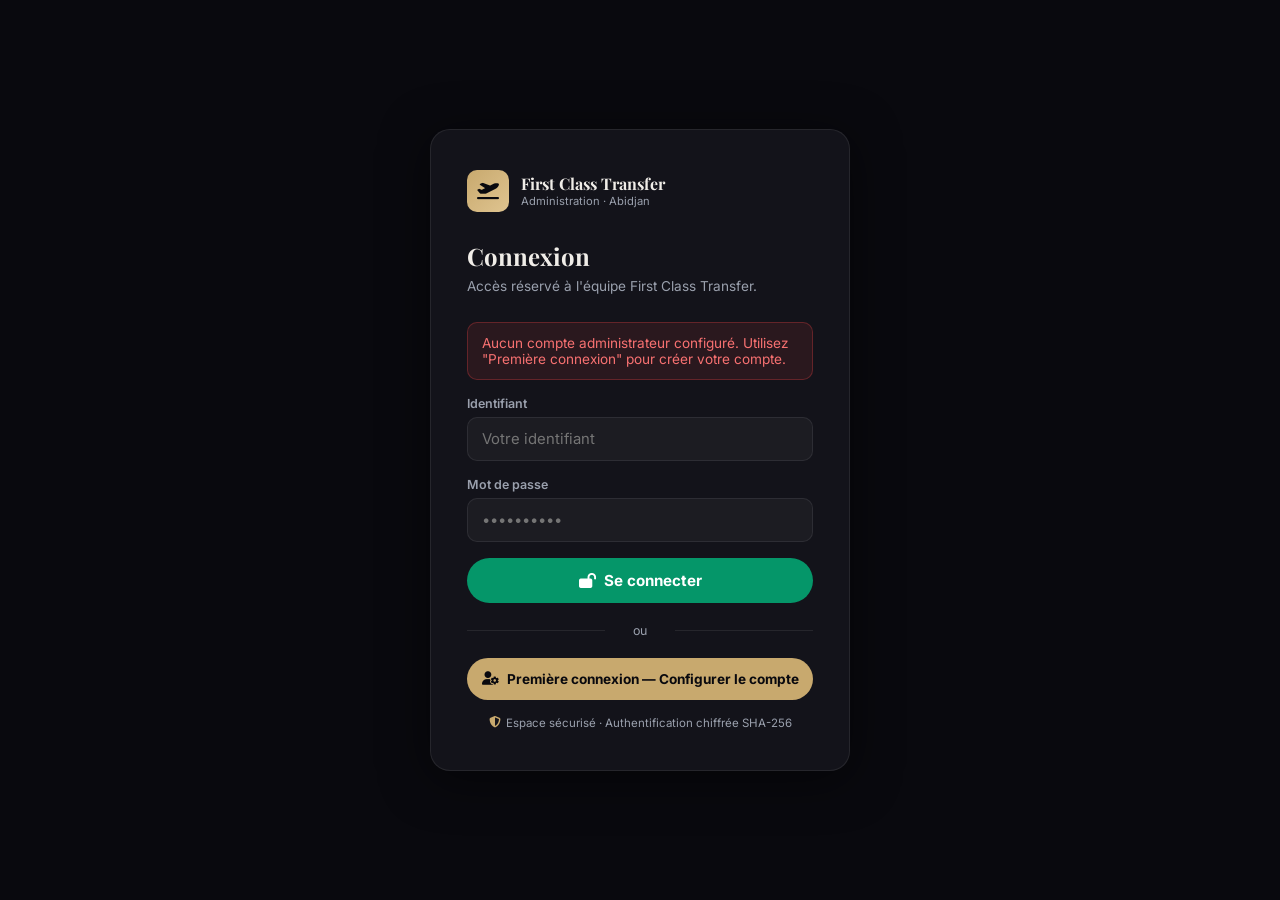
<file: admin-dashboard.html>
<!DOCTYPE html>
<html lang="fr">
<head>
  <meta charset="UTF-8" />
  <meta name="viewport" content="width=device-width, initial-scale=1.0" />
  <meta name="robots" content="noindex, nofollow" />
  <title>Dashboard Admin | First Class Transfer</title>
  <link rel="preconnect" href="https://fonts.googleapis.com" />
  <link href="https://fonts.googleapis.com/css2?family=Inter:wght@300;400;500;600;700&family=Playfair+Display:wght@700&display=swap" rel="stylesheet" />
  <link rel="stylesheet" href="https://cdnjs.cloudflare.com/ajax/libs/font-awesome/6.5.1/css/all.min.css" crossorigin="anonymous" />
  <style>
    :root {
      --bg: #09090E;
      --surface: #111118;
      --card: #13131A;
      --card-hover: #1A1A24;
      --border: rgba(255,255,255,0.07);
      --gold: #C8A96E;
      --gold-dim: rgba(200,169,110,0.12);
      --gold-border: rgba(200,169,110,0.25);
      --green: #059669;
      --green-dim: rgba(5,150,105,0.12);
      --green-border: rgba(5,150,105,0.3);
      --yellow: #eab308;
      --orange: #f97316;
      --red: #ef4444;
      --blue: #3b82f6;
      --text: #F0EDE8;
      --muted: #9AA0AD;
      --dim: #616A7A;
      --font: 'Inter', sans-serif;
      --heading: 'Playfair Display', serif;
      --sidebar-w: 240px;
    }
    *, *::before, *::after { box-sizing: border-box; margin: 0; padding: 0; }
    html, body { height: 100%; }
    body { font-family: var(--font); background: var(--bg); color: var(--text); display: flex; font-size: 14px; }
    a { text-decoration: none; color: inherit; }
    button { cursor: pointer; font-family: var(--font); }

    /* SIDEBAR */
    .sidebar {
      width: var(--sidebar-w);
      background: var(--card);
      border-right: 1px solid var(--border);
      display: flex;
      flex-direction: column;
      position: fixed;
      top: 0; left: 0; bottom: 0;
      z-index: 100;
      overflow-y: auto;
    }
    .sidebar-logo {
      padding: 20px 20px 16px;
      border-bottom: 1px solid var(--border);
      display: flex;
      align-items: center;
      gap: 10px;
    }
    .logo-icon { width: 36px; height: 36px; background: linear-gradient(135deg, var(--gold), #DFC490); border-radius: 8px; display: flex; align-items: center; justify-content: center; color: #09090E; font-size: 0.9rem; flex-shrink: 0; }
    .logo-text { font-family: var(--heading); font-size: 0.88rem; font-weight: 700; line-height: 1.2; }
    .logo-text small { display: block; font-family: var(--font); font-size: 0.65rem; font-weight: 400; color: var(--dim); }
    .sidebar-nav { padding: 12px 10px; flex: 1; }
    .nav-section-label { font-size: 0.62rem; font-weight: 700; letter-spacing: 0.14em; text-transform: uppercase; color: var(--dim); padding: 10px 10px 4px; }
    .nav-item {
      display: flex;
      align-items: center;
      gap: 10px;
      padding: 9px 12px;
      border-radius: 8px;
      color: var(--muted);
      font-size: 0.85rem;
      font-weight: 500;
      transition: all 0.2s;
      cursor: pointer;
      border: none;
      background: transparent;
      width: 100%;
      text-align: left;
      margin-bottom: 2px;
    }
    .nav-item i { width: 16px; text-align: center; font-size: 0.85rem; }
    .nav-item:hover { background: rgba(255,255,255,0.04); color: var(--text); }
    .nav-item.active { background: var(--gold-dim); color: var(--gold); border: 1px solid var(--gold-border); }
    .nav-item .badge { margin-left: auto; background: var(--red); color: #fff; font-size: 0.62rem; font-weight: 700; padding: 2px 6px; border-radius: 10px; min-width: 18px; text-align: center; }
    .sidebar-footer {
      padding: 12px 10px;
      border-top: 1px solid var(--border);
    }
    .sidebar-user {
      display: flex;
      align-items: center;
      gap: 10px;
      padding: 8px 12px;
      border-radius: 8px;
      background: rgba(255,255,255,0.03);
      margin-bottom: 8px;
    }
    .user-avatar { width: 30px; height: 30px; border-radius: 50%; background: var(--gold-dim); border: 1px solid var(--gold-border); display: flex; align-items: center; justify-content: center; color: var(--gold); font-size: 0.85rem; font-weight: 700; flex-shrink: 0; }
    .user-name { font-size: 0.8rem; font-weight: 600; }
    .user-role { font-size: 0.68rem; color: var(--dim); }
    .btn-logout { width: 100%; padding: 8px; border-radius: 8px; border: 1px solid var(--border); background: transparent; color: var(--muted); font-size: 0.8rem; display: flex; align-items: center; justify-content: center; gap: 6px; transition: all 0.2s; }
    .btn-logout:hover { border-color: rgba(239,68,68,0.4); color: #f87171; }

    /* MAIN CONTENT */
    .main {
      margin-left: var(--sidebar-w);
      flex: 1;
      display: flex;
      flex-direction: column;
      min-height: 100vh;
    }
    .topbar {
      background: var(--card);
      border-bottom: 1px solid var(--border);
      padding: 14px 28px;
      display: flex;
      align-items: center;
      justify-content: space-between;
      position: sticky;
      top: 0;
      z-index: 90;
    }
    .topbar-title { font-family: var(--heading); font-size: 1.2rem; font-weight: 700; }
    .topbar-right { display: flex; align-items: center; gap: 12px; }
    .topbar-date { font-size: 0.78rem; color: var(--muted); }
    .btn-refresh { padding: 7px 14px; border-radius: 8px; border: 1px solid var(--border); background: transparent; color: var(--muted); font-size: 0.8rem; display: flex; align-items: center; gap: 6px; transition: all 0.2s; }
    .btn-refresh:hover { border-color: var(--gold-border); color: var(--gold); }

    .content { padding: 24px 28px; flex: 1; }
    .page { display: none; }
    .page.active { display: block; }

    /* STATS CARDS */
    .stats-grid {
      display: grid;
      grid-template-columns: repeat(4, 1fr);
      gap: 16px;
      margin-bottom: 24px;
    }
    .stat-card {
      background: var(--card);
      border: 1px solid var(--border);
      border-radius: 14px;
      padding: 18px 20px;
      transition: border-color 0.2s;
    }
    .stat-card:hover { border-color: var(--gold-border); }
    .stat-header { display: flex; align-items: center; justify-content: space-between; margin-bottom: 12px; }
    .stat-label { font-size: 0.75rem; font-weight: 600; color: var(--muted); text-transform: uppercase; letter-spacing: 0.06em; }
    .stat-icon { width: 32px; height: 32px; border-radius: 8px; display: flex; align-items: center; justify-content: center; font-size: 0.85rem; }
    .stat-icon.gold { background: var(--gold-dim); color: var(--gold); }
    .stat-icon.green { background: var(--green-dim); color: var(--green); }
    .stat-icon.blue { background: rgba(59,130,246,0.12); color: var(--blue); }
    .stat-icon.orange { background: rgba(249,115,22,0.12); color: var(--orange); }
    .stat-value { font-family: var(--heading); font-size: 1.8rem; font-weight: 700; color: var(--text); line-height: 1; }
    .stat-sub { font-size: 0.72rem; color: var(--dim); margin-top: 4px; }

    /* SECTION TITLES */
    .section-title { font-family: var(--heading); font-size: 1rem; font-weight: 700; margin-bottom: 14px; display: flex; align-items: center; gap: 8px; }
    .section-title i { color: var(--gold); font-size: 0.85rem; }

    /* TABLES */
    .table-card {
      background: var(--card);
      border: 1px solid var(--border);
      border-radius: 14px;
      overflow: hidden;
    }
    .table-header {
      padding: 14px 18px;
      border-bottom: 1px solid var(--border);
      display: flex;
      align-items: center;
      gap: 10px;
      flex-wrap: wrap;
    }
    .table-header h3 { font-size: 0.9rem; font-weight: 700; flex: 1; }
    table { width: 100%; border-collapse: collapse; }
    th { padding: 10px 14px; text-align: left; font-size: 0.72rem; font-weight: 700; color: var(--dim); text-transform: uppercase; letter-spacing: 0.06em; background: rgba(255,255,255,0.02); border-bottom: 1px solid var(--border); }
    td { padding: 11px 14px; font-size: 0.83rem; border-bottom: 1px solid rgba(255,255,255,0.03); vertical-align: middle; }
    tr:last-child td { border-bottom: none; }
    tr:hover td { background: rgba(255,255,255,0.02); }
    .empty-row td { text-align: center; color: var(--dim); padding: 32px; font-size: 0.85rem; }

    /* STATUS BADGES */
    .status-badge {
      display: inline-flex;
      align-items: center;
      gap: 5px;
      padding: 3px 10px;
      border-radius: 20px;
      font-size: 0.72rem;
      font-weight: 700;
      letter-spacing: 0.03em;
    }
    .status-pending     { background: rgba(234,179,8,0.12);  border: 1px solid rgba(234,179,8,0.3);  color: var(--yellow); }
    .status-validated   { background: rgba(59,130,246,0.12); border: 1px solid rgba(59,130,246,0.3); color: var(--blue); }
    .status-in_progress { background: rgba(249,115,22,0.12); border: 1px solid rgba(249,115,22,0.3); color: var(--orange); }
    .status-completed   { background: var(--green-dim);      border: 1px solid var(--green-border);  color: var(--green); }
    .status-cancelled   { background: rgba(239,68,68,0.1);   border: 1px solid rgba(239,68,68,0.25); color: var(--red); }

    /* FILTER TABS */
    .filter-tabs { display: flex; gap: 6px; flex-wrap: wrap; }
    .filter-tab { padding: 5px 12px; border-radius: 20px; border: 1px solid var(--border); background: transparent; color: var(--muted); font-size: 0.75rem; font-weight: 600; cursor: pointer; transition: all 0.2s; }
    .filter-tab.active { background: var(--gold-dim); border-color: var(--gold-border); color: var(--gold); }
    .filter-tab:hover { border-color: var(--gold-border); color: var(--gold); }

    /* ACTION BUTTONS */
    .btn-action { padding: 5px 10px; border-radius: 6px; border: 1px solid var(--border); background: transparent; color: var(--muted); font-size: 0.75rem; transition: all 0.2s; display: inline-flex; align-items: center; gap: 4px; }
    .btn-action:hover { border-color: var(--gold-border); color: var(--gold); }
    .btn-action.danger:hover { border-color: rgba(239,68,68,0.4); color: var(--red); }

    /* MODAL */
    .modal-overlay {
      position: fixed; inset: 0;
      background: rgba(0,0,0,0.7);
      backdrop-filter: blur(4px);
      z-index: 200;
      display: none;
      align-items: center;
      justify-content: center;
      padding: 20px;
    }
    .modal-overlay.active { display: flex; }
    .modal {
      background: var(--card);
      border: 1px solid var(--border);
      border-radius: 18px;
      width: 100%;
      max-width: 620px;
      max-height: 90vh;
      overflow-y: auto;
      box-shadow: 0 24px 64px rgba(0,0,0,0.6);
    }
    .modal-header {
      padding: 20px 24px 16px;
      border-bottom: 1px solid var(--border);
      display: flex;
      align-items: center;
      justify-content: space-between;
    }
    .modal-header h3 { font-family: var(--heading); font-size: 1.1rem; }
    .modal-close { width: 30px; height: 30px; border-radius: 8px; border: 1px solid var(--border); background: transparent; color: var(--muted); font-size: 0.9rem; display: flex; align-items: center; justify-content: center; transition: all 0.2s; }
    .modal-close:hover { border-color: rgba(239,68,68,0.4); color: var(--red); }
    .modal-body { padding: 20px 24px; }
    .modal-footer { padding: 16px 24px; border-top: 1px solid var(--border); display: flex; gap: 10px; justify-content: flex-end; }

    .detail-grid { display: grid; grid-template-columns: 1fr 1fr; gap: 12px; margin-bottom: 16px; }
    .detail-item { background: rgba(255,255,255,0.02); border-radius: 8px; padding: 10px 12px; }
    .detail-label { font-size: 0.68rem; font-weight: 600; color: var(--dim); text-transform: uppercase; letter-spacing: 0.06em; margin-bottom: 3px; }
    .detail-value { font-size: 0.85rem; color: var(--text); font-weight: 500; }
    .detail-value.gold { color: var(--gold); font-family: var(--heading); font-size: 1rem; }

    .form-group { margin-bottom: 14px; }
    .edit-grid-3 { display: grid; grid-template-columns: repeat(3, 1fr); gap: 12px; margin-bottom: 4px; }
    @media (max-width: 600px) { .edit-grid-3 { grid-template-columns: 1fr 1fr; } }
    .modal-section-title { font-size: 0.7rem; font-weight: 700; letter-spacing: 0.1em; text-transform: uppercase; color: var(--gold); padding: 14px 0 8px; border-bottom: 1px solid var(--gold-border); margin-bottom: 12px; display: flex; align-items: center; gap: 6px; }
    .modal-section-title:first-child { padding-top: 0; }
    label { display: block; font-size: 0.75rem; font-weight: 600; color: var(--muted); margin-bottom: 5px; }
    select, input[type=text], input[type=number], textarea {
      width: 100%; background: rgba(255,255,255,0.04); border: 1px solid var(--border);
      border-radius: 8px; color: var(--text); font-family: var(--font); font-size: 0.88rem;
      padding: 9px 12px; outline: none; transition: border-color 0.2s;
    }
    select:focus, input[type=text]:focus, textarea:focus { border-color: var(--gold-border); }
    textarea { resize: vertical; min-height: 70px; }
    select option { background: var(--card); }

    .btn-sm { padding: 8px 16px; border-radius: 8px; border: none; font-family: var(--font); font-size: 0.82rem; font-weight: 600; display: inline-flex; align-items: center; gap: 6px; transition: all 0.2s; }
    .btn-primary { background: var(--green); color: #fff; }
    .btn-primary:hover { background: #047857; }
    .btn-gold { background: var(--gold); color: #09090E; }
    .btn-gold:hover { background: #DFC490; }
    .btn-secondary { background: rgba(255,255,255,0.06); color: var(--muted); }
    .btn-secondary:hover { background: rgba(255,255,255,0.1); color: var(--text); }
    .btn-danger { background: rgba(239,68,68,0.12); color: var(--red); border: 1px solid rgba(239,68,68,0.25); }
    .btn-danger:hover { background: rgba(239,68,68,0.2); }

    /* AUDIT LOG */
    .audit-item { display: flex; gap: 12px; padding: 10px 0; border-bottom: 1px solid rgba(255,255,255,0.04); }
    .audit-item:last-child { border-bottom: none; }
    .audit-dot { width: 8px; height: 8px; border-radius: 50%; background: var(--gold); flex-shrink: 0; margin-top: 5px; }
    .audit-dot.green { background: var(--green); }
    .audit-dot.red { background: var(--red); }
    .audit-dot.blue { background: var(--blue); }
    .audit-text { font-size: 0.83rem; color: var(--text); line-height: 1.5; }
    .audit-time { font-size: 0.72rem; color: var(--dim); margin-top: 2px; }

    /* DRIVER CARD */
    .driver-grid { display: grid; grid-template-columns: repeat(auto-fill, minmax(200px, 1fr)); gap: 14px; margin-bottom: 20px; }
    .driver-card { background: var(--card); border: 1px solid var(--border); border-radius: 12px; padding: 16px; transition: border-color 0.2s; }
    .driver-card.available { border-color: var(--green-border); }
    .driver-card:hover { border-color: var(--gold-border); }
    .driver-name { font-weight: 700; font-size: 0.9rem; margin-bottom: 4px; }
    .driver-detail { font-size: 0.78rem; color: var(--muted); margin-bottom: 3px; }
    .driver-status { display: inline-flex; align-items: center; gap: 4px; font-size: 0.72rem; font-weight: 700; margin-top: 8px; }
    .driver-status.avail { color: var(--green); }
    .driver-status.busy { color: var(--orange); }

    /* CHART BARS (CSS only) */
    .bar-chart { display: flex; flex-direction: column; gap: 10px; }
    .bar-item { display: flex; align-items: center; gap: 10px; }
    .bar-label { font-size: 0.78rem; color: var(--muted); width: 140px; flex-shrink: 0; }
    .bar-track { flex: 1; height: 8px; background: rgba(255,255,255,0.06); border-radius: 4px; overflow: hidden; }
    .bar-fill { height: 100%; border-radius: 4px; background: var(--gold); transition: width 0.6s ease; }
    .bar-fill.green { background: var(--green); }
    .bar-value { font-size: 0.78rem; font-weight: 600; color: var(--text); width: 80px; text-align: right; flex-shrink: 0; }

    /* GRID LAYOUTS */
    .two-col { display: grid; grid-template-columns: 1fr 1fr; gap: 16px; }
    .three-col { display: grid; grid-template-columns: 1fr 1fr 1fr; gap: 16px; }

    .mini-card { background: var(--card); border: 1px solid var(--border); border-radius: 12px; padding: 16px 18px; }
    .mini-card h4 { font-size: 0.8rem; font-weight: 700; color: var(--muted); text-transform: uppercase; letter-spacing: 0.06em; margin-bottom: 14px; }

    /* SCROLLBAR */
    ::-webkit-scrollbar { width: 5px; }
    ::-webkit-scrollbar-track { background: transparent; }
    ::-webkit-scrollbar-thumb { background: rgba(255,255,255,0.1); border-radius: 3px; }
  </style>
</head>
<body>

<!-- SIDEBAR -->
<aside class="sidebar">
  <div class="sidebar-logo">
    <div class="logo-icon"><i class="fas fa-plane-departure"></i></div>
    <div class="logo-text">First Class Transfer <small>Admin · Abidjan</small></div>
  </div>
  <nav class="sidebar-nav">
    <div class="nav-section-label">Principal</div>
    <button class="nav-item active" onclick="showPage('overview')" id="nav-overview">
      <i class="fas fa-gauge-high"></i> Vue d'ensemble
    </button>
    <button class="nav-item" onclick="showPage('bookings')" id="nav-bookings">
      <i class="fas fa-calendar-check"></i> Courses
      <span class="badge" id="pending-badge" style="display:none;">0</span>
    </button>
    <button class="nav-item" onclick="showPage('clients')" id="nav-clients">
      <i class="fas fa-users"></i> Clients
    </button>
    <button class="nav-item" onclick="showPage('drivers')" id="nav-drivers">
      <i class="fas fa-id-card"></i> Chauffeurs
    </button>
    <div class="nav-section-label">Finance</div>
    <button class="nav-item" onclick="showPage('revenue')" id="nav-revenue">
      <i class="fas fa-chart-bar"></i> Caisse &amp; Stats
    </button>
    <div class="nav-section-label">Système</div>
    <button class="nav-item" onclick="showPage('audit')" id="nav-audit">
      <i class="fas fa-scroll"></i> Logs d'audit
    </button>
    <button class="nav-item" onclick="showPage('settings')" id="nav-settings">
      <i class="fas fa-gear"></i> Paramètres
    </button>
  </nav>
  <div class="sidebar-footer">
    <div class="sidebar-user">
      <div class="user-avatar" id="user-avatar-initials">A</div>
      <div>
        <div class="user-name" id="sidebar-username">Admin</div>
        <div class="user-role">Administrateur</div>
      </div>
    </div>
    <button class="btn-logout" onclick="doLogout()">
      <i class="fas fa-sign-out-alt"></i> Déconnexion
    </button>
  </div>
</aside>

<!-- MAIN -->
<div class="main">
  <header class="topbar">
    <div class="topbar-title" id="topbar-title">Vue d'ensemble</div>
    <div class="topbar-right">
      <span class="topbar-date" id="topbar-date"></span>
      <button class="btn-refresh" onclick="renderAll()"><i class="fas fa-sync-alt"></i> Actualiser</button>
    </div>
  </header>

  <div class="content">

    <!-- ========== OVERVIEW ========== -->
    <div class="page active" id="page-overview">
      <div class="stats-grid" id="stats-grid">
        <div class="stat-card">
          <div class="stat-header">
            <div class="stat-label">Courses aujourd'hui</div>
            <div class="stat-icon gold"><i class="fas fa-car"></i></div>
          </div>
          <div class="stat-value" id="stat-today">0</div>
          <div class="stat-sub" id="stat-today-sub">0 départ · 0 arrivée</div>
        </div>
        <div class="stat-card">
          <div class="stat-header">
            <div class="stat-label">Revenus aujourd'hui</div>
            <div class="stat-icon green"><i class="fas fa-money-bill-wave"></i></div>
          </div>
          <div class="stat-value" id="stat-revenue-today">0</div>
          <div class="stat-sub">FCFA — courses complétées</div>
        </div>
        <div class="stat-card">
          <div class="stat-header">
            <div class="stat-label">En attente</div>
            <div class="stat-icon orange"><i class="fas fa-clock"></i></div>
          </div>
          <div class="stat-value" id="stat-pending">0</div>
          <div class="stat-sub">Courses à valider</div>
        </div>
        <div class="stat-card">
          <div class="stat-header">
            <div class="stat-label">Total réservations</div>
            <div class="stat-icon blue"><i class="fas fa-list-check"></i></div>
          </div>
          <div class="stat-value" id="stat-total">0</div>
          <div class="stat-sub" id="stat-completed-sub">0 complétées</div>
        </div>
      </div>

      <!-- Today's bookings -->
      <div class="section-title"><i class="fas fa-calendar-day"></i> Courses du jour</div>
      <div class="table-card" style="margin-bottom:20px;">
        <table>
          <thead>
            <tr>
              <th>Réf.</th>
              <th>Client</th>
              <th>Heure</th>
              <th>Zone</th>
              <th>Véhicule</th>
              <th>Statut</th>
              <th>Chauffeur</th>
              <th></th>
            </tr>
          </thead>
          <tbody id="today-tbody">
            <tr class="empty-row"><td colspan="8"><i class="fas fa-moon" style="margin-right:8px;"></i>Aucune course prévue aujourd'hui.</td></tr>
          </tbody>
        </table>
      </div>

      <!-- Quick stats row -->
      <div class="two-col">
        <div class="mini-card">
          <h4><i class="fas fa-map-pin" style="color:var(--gold);margin-right:6px;"></i>Répartition par zone</h4>
          <div class="bar-chart" id="zone-chart"></div>
        </div>
        <div class="mini-card">
          <h4><i class="fas fa-car" style="color:var(--gold);margin-right:6px;"></i>Répartition par véhicule</h4>
          <div class="bar-chart" id="vehicle-chart"></div>
        </div>
      </div>
    </div>

    <!-- ========== BOOKINGS ========== -->
    <div class="page" id="page-bookings">
      <div class="table-card">
        <div class="table-header" style="flex-wrap:wrap;gap:10px;">
          <h3><i class="fas fa-calendar-check" style="color:var(--gold);margin-right:8px;"></i>Toutes les réservations</h3>
          <div style="position:relative;">
            <i class="fas fa-search" style="position:absolute;left:10px;top:50%;transform:translateY(-50%);color:var(--dim);font-size:0.78rem;pointer-events:none;"></i>
            <input type="text" id="bookings-search" placeholder="Nom, réf., téléphone…"
              style="padding:7px 10px 7px 30px;background:rgba(255,255,255,0.04);border:1px solid var(--border);border-radius:8px;color:var(--text);font-size:0.8rem;outline:none;width:200px;"
              oninput="renderBookings(currentFilter)" />
          </div>
          <div class="filter-tabs" id="status-filters">
            <button class="filter-tab active" data-filter="all" onclick="filterBookings('all')">Toutes</button>
            <button class="filter-tab" data-filter="pending" onclick="filterBookings('pending')">En attente</button>
            <button class="filter-tab" data-filter="validated" onclick="filterBookings('validated')">Validées</button>
            <button class="filter-tab" data-filter="in_progress" onclick="filterBookings('in_progress')">En cours</button>
            <button class="filter-tab" data-filter="completed" onclick="filterBookings('completed')">Complétées</button>
            <button class="filter-tab" data-filter="cancelled" onclick="filterBookings('cancelled')">Annulées</button>
          </div>
        </div>
        <table>
          <thead>
            <tr>
              <th>Réf.</th>
              <th>Date trajet</th>
              <th>Client</th>
              <th>Direction</th>
              <th>Zone</th>
              <th>Véhicule</th>
              <th>Montant</th>
              <th>Statut</th>
              <th>Chauffeur</th>
              <th></th>
            </tr>
          </thead>
          <tbody id="bookings-tbody"></tbody>
        </table>
      </div>
    </div>

    <!-- ========== DRIVERS ========== -->
    <div class="page" id="page-drivers">
      <div style="display:flex;align-items:center;justify-content:space-between;margin-bottom:16px;">
        <div class="section-title" style="margin-bottom:0;"><i class="fas fa-id-card"></i> Chauffeurs</div>
        <button class="btn-sm btn-gold" onclick="openAddDriver()"><i class="fas fa-plus"></i> Ajouter un chauffeur</button>
      </div>
      <div class="driver-grid" id="driver-grid"></div>

      <div class="section-title" style="margin-top:8px;"><i class="fas fa-calendar"></i> Courses assignées aujourd'hui</div>
      <div class="table-card">
        <table>
          <thead><tr><th>Chauffeur</th><th>Réservation</th><th>Client</th><th>Heure</th><th>Véhicule</th><th>Statut</th></tr></thead>
          <tbody id="assigned-tbody">
            <tr class="empty-row"><td colspan="6">Aucune course assignée aujourd'hui.</td></tr>
          </tbody>
        </table>
      </div>
    </div>

    <!-- ========== REVENUE ========== -->
    <div class="page" id="page-revenue">
      <div class="stats-grid" style="grid-template-columns:repeat(3,1fr);">
        <div class="stat-card">
          <div class="stat-header"><div class="stat-label">Revenu total</div><div class="stat-icon green"><i class="fas fa-coins"></i></div></div>
          <div class="stat-value" id="rev-total">0</div>
          <div class="stat-sub">FCFA — toutes courses</div>
        </div>
        <div class="stat-card">
          <div class="stat-header"><div class="stat-label">Ce mois-ci</div><div class="stat-icon gold"><i class="fas fa-calendar-alt"></i></div></div>
          <div class="stat-value" id="rev-month">0</div>
          <div class="stat-sub">FCFA — mois en cours</div>
        </div>
        <div class="stat-card">
          <div class="stat-header"><div class="stat-label">Panier moyen</div><div class="stat-icon blue"><i class="fas fa-receipt"></i></div></div>
          <div class="stat-value" id="rev-avg">0</div>
          <div class="stat-sub">FCFA par course</div>
        </div>
      </div>

      <div class="two-col" style="margin-bottom:16px;">
        <div class="mini-card">
          <h4>Revenus par zone</h4>
          <div class="bar-chart" id="rev-zone-chart"></div>
        </div>
        <div class="mini-card">
          <h4>Revenus par véhicule</h4>
          <div class="bar-chart" id="rev-vehicle-chart"></div>
        </div>
      </div>

      <div class="section-title"><i class="fas fa-list"></i> Courses complétées</div>
      <div class="table-card">
        <table>
          <thead><tr><th>Réf.</th><th>Date</th><th>Client</th><th>Zone</th><th>Véhicule</th><th>Montant</th></tr></thead>
          <tbody id="completed-tbody"></tbody>
        </table>
      </div>
    </div>

    <!-- ========== AUDIT ========== -->
    <div class="page" id="page-audit">
      <div class="table-card">
        <div class="table-header">
          <h3><i class="fas fa-scroll" style="color:var(--gold);margin-right:8px;"></i>Journal d'audit</h3>
          <button class="btn-sm btn-secondary" onclick="clearAuditLogs()" style="font-size:0.75rem;"><i class="fas fa-trash"></i> Vider les logs</button>
        </div>
        <div style="padding:16px 18px;" id="audit-list"></div>
      </div>
    </div>

    <!-- ========== SETTINGS ========== -->
    <div class="page" id="page-settings">
      <div style="max-width:480px;">
        <div class="mini-card" style="margin-bottom:16px;">
          <h4 style="margin-bottom:16px;"><i class="fas fa-lock" style="color:var(--gold);margin-right:6px;"></i>Changer le mot de passe</h4>
          <div class="form-group">
            <label>Mot de passe actuel</label>
            <input type="password" id="settings-old-pass" placeholder="Mot de passe actuel" />
          </div>
          <div class="form-group">
            <label>Nouveau mot de passe</label>
            <input type="password" id="settings-new-pass" placeholder="Minimum 8 caractères" />
          </div>
          <div class="form-group">
            <label>Confirmer le nouveau mot de passe</label>
            <input type="password" id="settings-confirm-pass" placeholder="Répétez le nouveau mot de passe" />
          </div>
          <div class="alert" id="settings-alert" style="padding:10px 12px;border-radius:8px;font-size:0.82rem;display:none;margin-bottom:10px;"></div>
          <button class="btn-sm btn-primary" onclick="changePassword()"><i class="fas fa-key"></i> Mettre à jour le mot de passe</button>
        </div>

        <div class="mini-card">
          <h4 style="margin-bottom:16px;"><i class="fas fa-download" style="color:var(--gold);margin-right:6px;"></i>Export des données</h4>
          <p style="font-size:0.82rem;color:var(--muted);margin-bottom:14px;">Exportez toutes les réservations au format JSON pour sauvegarde ou migration.</p>
          <div style="display:flex;gap:8px;">
            <button class="btn-sm btn-gold" onclick="exportBookings()"><i class="fas fa-file-export"></i> Exporter réservations (JSON)</button>
            <button class="btn-sm btn-secondary" onclick="exportBookingsCSV()"><i class="fas fa-file-csv"></i> Export CSV</button>
          </div>
        </div>
      </div>
    </div>

    <!-- ========== CLIENTS ========== -->
    <div class="page" id="page-clients">
      <div style="display:flex;align-items:center;gap:14px;margin-bottom:20px;flex-wrap:wrap;">
        <div style="flex:1;min-width:260px;position:relative;">
          <i class="fas fa-search" style="position:absolute;left:12px;top:50%;transform:translateY(-50%);color:var(--dim);font-size:0.85rem;pointer-events:none;"></i>
          <input type="text" id="client-search" placeholder="Rechercher par nom, téléphone ou email…"
            style="width:100%;padding:10px 12px 10px 36px;background:var(--card);border:1px solid var(--border);border-radius:10px;color:var(--text);font-size:0.88rem;outline:none;"
            oninput="renderClients()" onfocus="this.style.borderColor='var(--gold-border)'" onblur="this.style.borderColor='var(--border)'" />
        </div>
      </div>
      <div id="clients-list"></div>
    </div>

  </div><!-- /content -->
</div><!-- /main -->

<!-- CLIENT HISTORY MODAL -->
<div class="modal-overlay" id="client-modal">
  <div class="modal" style="max-width:680px;">
    <div class="modal-header">
      <div>
        <h3 id="client-modal-name">Fiche client</h3>
        <div id="client-modal-meta" style="font-size:0.78rem;color:var(--muted);margin-top:3px;"></div>
      </div>
      <div style="display:flex;gap:8px;align-items:center;">
        <a id="client-wa-btn" href="#" target="_blank" class="btn-sm" style="background:rgba(37,211,102,0.12);border:1px solid rgba(37,211,102,0.3);color:#25d366;padding:7px 12px;border-radius:8px;font-size:0.8rem;display:inline-flex;align-items:center;gap:5px;text-decoration:none;">
          <i class="fab fa-whatsapp"></i> WhatsApp
        </a>
        <a id="client-mail-btn" href="#" class="btn-sm" style="background:var(--gold-dim);border:1px solid var(--gold-border);color:var(--gold);padding:7px 12px;border-radius:8px;font-size:0.8rem;display:inline-flex;align-items:center;gap:5px;text-decoration:none;">
          <i class="fas fa-envelope"></i> Email
        </a>
        <button class="modal-close" onclick="closeClientModal()"><i class="fas fa-times"></i></button>
      </div>
    </div>
    <div class="modal-body">
      <!-- Client stats -->
      <div style="display:grid;grid-template-columns:repeat(4,1fr);gap:10px;margin-bottom:18px;" id="client-stats"></div>
      <!-- Booking history -->
      <div style="font-size:0.72rem;font-weight:700;color:var(--dim);text-transform:uppercase;letter-spacing:0.06em;margin-bottom:10px;">Historique des réservations</div>
      <div class="table-card">
        <table>
          <thead><tr><th>Réf.</th><th>Date</th><th>Heure</th><th>Direction</th><th>Zone</th><th>Véhicule</th><th>Montant</th><th>Statut</th></tr></thead>
          <tbody id="client-bookings-tbody"></tbody>
        </table>
      </div>
    </div>
  </div>
</div>

<!-- BOOKING DETAIL MODAL -->
<div class="modal-overlay" id="booking-modal">
  <div class="modal" style="max-width:700px;">
    <div class="modal-header">
      <div>
        <h3 id="modal-ref">Détail de la course</h3>
        <div id="modal-ref-sub" style="font-size:0.75rem;color:var(--muted);margin-top:2px;">Référence non modifiable</div>
      </div>
      <div style="display:flex;gap:8px;align-items:center;">
        <a id="modal-wa-btn" href="#" target="_blank" class="btn-sm" style="background:rgba(37,211,102,0.12);border:1px solid rgba(37,211,102,0.3);color:#25d366;text-decoration:none;padding:6px 10px;border-radius:8px;font-size:0.78rem;display:inline-flex;align-items:center;gap:4px;">
          <i class="fab fa-whatsapp"></i> WhatsApp
        </a>
        <a id="modal-mail-btn" href="#" class="btn-sm" style="background:var(--gold-dim);border:1px solid var(--gold-border);color:var(--gold);text-decoration:none;padding:6px 10px;border-radius:8px;font-size:0.78rem;display:inline-flex;align-items:center;gap:4px;">
          <i class="fas fa-envelope"></i> Email
        </a>
        <button class="modal-close" onclick="closeModal()"><i class="fas fa-times"></i></button>
      </div>
    </div>
    <div class="modal-body">

      <!-- SECTION: Trajet -->
      <div class="modal-section-title"><i class="fas fa-route"></i> Trajet</div>
      <div class="edit-grid-3">
        <div class="form-group">
          <label>Direction</label>
          <select id="m-direction">
            <option value="departure">→ Départ vers l'aéroport</option>
            <option value="arrival">← Arrivée depuis l'aéroport</option>
          </select>
        </div>
        <div class="form-group">
          <label>Date du trajet</label>
          <input type="date" id="m-date" />
        </div>
        <div class="form-group">
          <label>Heure prise en charge</label>
          <input type="time" id="m-time" />
        </div>
        <div class="form-group">
          <label>Zone</label>
          <select id="m-zone">
            <option value="zone1">Zone 1 — Plateau / Cocody / Marcory</option>
            <option value="zone2">Zone 2 — Yopougon / Abobo / Koumassi</option>
            <option value="zone3">Zone 3 — Bingerville / Anyama / Abatta</option>
            <option value="zone4">Zone 4 — Grand-Bassam / Dabou / Assinie</option>
            <option value="unknown">❓ Zone inconnue / hors catalogue</option>
          </select>
        </div>
        <div class="form-group">
          <label>Quartier / Adresse</label>
          <input type="text" id="m-neighborhood" placeholder="Ex: Cocody Riviera 2" />
        </div>
        <div class="form-group">
          <label>Véhicule</label>
          <select id="m-vehicle">
            <option value="basic">🚗 Économique</option>
            <option value="premium">🚐 Premium (Van)</option>
            <option value="business">🚙 Business</option>
          </select>
        </div>
        <div class="form-group">
          <label>Passagers</label>
          <input type="number" id="m-passengers" min="1" max="8" />
        </div>
        <div class="form-group">
          <label>Bagages</label>
          <input type="number" id="m-luggage" min="0" max="12" />
        </div>
      </div>

      <!-- SECTION: Vol -->
      <div class="modal-section-title"><i class="fas fa-plane"></i> Informations de vol</div>
      <div class="edit-grid-3">
        <div class="form-group">
          <label>Heure de vol</label>
          <input type="time" id="m-flight-time" />
        </div>
        <div class="form-group">
          <label>Compagnie aérienne</label>
          <input type="text" id="m-airline" placeholder="Air Côte d'Ivoire" />
        </div>
        <div class="form-group">
          <label>N° de vol</label>
          <input type="text" id="m-flight-number" placeholder="VH 302" />
        </div>
      </div>

      <!-- SECTION: Client -->
      <div class="modal-section-title"><i class="fas fa-user"></i> Informations client</div>
      <div class="edit-grid-3">
        <div class="form-group">
          <label>Nom complet</label>
          <input type="text" id="m-name" placeholder="Prénom Nom" />
        </div>
        <div class="form-group">
          <label>Téléphone</label>
          <input type="text" id="m-phone" placeholder="+225 07 00 00 00 00" />
        </div>
        <div class="form-group">
          <label>Email</label>
          <input type="email" id="m-email" placeholder="client@email.com" />
        </div>
      </div>

      <!-- SECTION: Gestion -->
      <div class="modal-section-title"><i class="fas fa-sliders"></i> Gestion de la course</div>
      <div class="edit-grid-3">
        <div class="form-group">
          <label><i class="fas fa-money-bill-wave" style="color:var(--gold);margin-right:4px;"></i>Montant (FCFA)</label>
          <input type="number" id="modal-price-input" min="0" step="500" placeholder="Ex: 25000" />
          <div style="font-size:0.68rem;color:var(--dim);margin-top:3px;">Ajustable — zones hors catalogue</div>
        </div>
        <div class="form-group">
          <label><i class="fas fa-traffic-light" style="color:var(--gold);margin-right:4px;"></i>Statut</label>
          <select id="modal-status-select">
            <option value="pending">⏳ En attente</option>
            <option value="validated">✅ Validée</option>
            <option value="in_progress">🚗 En cours</option>
            <option value="completed">✔️ Complétée</option>
            <option value="cancelled">❌ Annulée</option>
          </select>
        </div>
        <div class="form-group">
          <label><i class="fas fa-id-card" style="color:var(--gold);margin-right:4px;"></i>Chauffeur assigné</label>
          <select id="modal-driver-select">
            <option value="">— Non assigné —</option>
          </select>
        </div>
      </div>
      <div class="form-group">
        <label><i class="fas fa-note-sticky" style="color:var(--gold);margin-right:4px;"></i>Demandes spéciales</label>
        <input type="text" id="m-special-requests" placeholder="Siège enfant, aide bagages…" />
      </div>
      <div class="form-group">
        <label><i class="fas fa-lock" style="color:var(--gold);margin-right:4px;"></i>Notes admin (internes)</label>
        <textarea id="modal-notes" placeholder="Notes internes sur cette course…" style="min-height:60px;"></textarea>
      </div>

      <!-- AUDIT TRAIL -->
      <div class="modal-section-title" style="margin-top:8px;"><i class="fas fa-history"></i> Historique des modifications</div>
      <div id="modal-audit-list" style="max-height:180px;overflow-y:auto;padding-right:4px;"></div>

    </div>
    <div class="modal-footer" style="flex-wrap:wrap;gap:8px;">
      <button class="btn-sm btn-danger" onclick="cancelBookingFromModal()"><i class="fas fa-times-circle"></i> Annuler la course</button>
      <div style="flex:1;"></div>
      <button class="btn-sm btn-secondary" onclick="closeModal()">Fermer sans sauvegarder</button>
      <button class="btn-sm btn-primary" onclick="saveModal()"><i class="fas fa-save"></i> Enregistrer les modifications</button>
    </div>
  </div>
</div>

<!-- ADD DRIVER MODAL -->
<div class="modal-overlay" id="driver-modal">
  <div class="modal" style="max-width:400px;">
    <div class="modal-header">
      <h3>Ajouter un chauffeur</h3>
      <button class="modal-close" onclick="closeDriverModal()"><i class="fas fa-times"></i></button>
    </div>
    <div class="modal-body">
      <div class="form-group"><label>Nom complet</label><input type="text" id="drv-name" placeholder="Koné Moussa" /></div>
      <div class="form-group"><label>Téléphone</label><input type="text" id="drv-phone" placeholder="+225 07 00 00 000" /></div>
      <div class="form-group"><label>Véhicule assigné</label>
        <select id="drv-vehicle">
          <option value="Van Premium">Van Premium</option>
          <option value="Toyota Corolla">Toyota Corolla (Économique)</option>
          <option value="Berline Business">Berline Business</option>
        </select>
      </div>
    </div>
    <div class="modal-footer">
      <button class="btn-sm btn-secondary" onclick="closeDriverModal()">Annuler</button>
      <button class="btn-sm btn-primary" onclick="saveDriver()"><i class="fas fa-plus"></i> Ajouter</button>
    </div>
  </div>
</div>

<script>
  'use strict';

  // ---- AUTH CHECK ----
  const session = JSON.parse(sessionStorage.getItem('fct_admin_session') || 'null');
  if (!session || session.expires <= Date.now()) {
    window.location.href = 'admin.html';
  }

  const USERNAME = session?.username || 'Admin';
  document.getElementById('sidebar-username').textContent = USERNAME;
  document.getElementById('user-avatar-initials').textContent = USERNAME.charAt(0).toUpperCase();

  // Date display
  document.getElementById('topbar-date').textContent = new Date().toLocaleDateString('fr-FR', {
    weekday: 'long', day: 'numeric', month: 'long', year: 'numeric'
  });

  // ---- DATA ACCESS ----
  function getBookings() { return JSON.parse(localStorage.getItem('fct_bookings') || '[]'); }
  function saveBookings(arr) { localStorage.setItem('fct_bookings', JSON.stringify(arr)); }
  function getDrivers() { return JSON.parse(localStorage.getItem('fct_drivers') || '[]'); }
  function saveDrivers(arr) { localStorage.setItem('fct_drivers', JSON.stringify(arr)); }
  function getAuditLogs() { return JSON.parse(localStorage.getItem('fct_audit_logs') || '[]'); }
  function saveAuditLogs(arr) { localStorage.setItem('fct_audit_logs', JSON.stringify(arr)); }

  function addAuditLog(action, details = {}) {
    const logs = getAuditLogs();
    logs.unshift({ action, details, by: USERNAME, at: new Date().toISOString() });
    saveAuditLogs(logs.slice(0, 500));
  }

  // ---- HELPERS ----
  function formatDate(d) {
    if (!d) return '—';
    return new Date(d + (d.includes('T') ? '' : 'T00:00:00')).toLocaleDateString('fr-FR', { day: '2-digit', month: 'short', year: 'numeric' });
  }
  function formatDateTime(d) {
    if (!d) return '—';
    return new Date(d).toLocaleString('fr-FR', { day: '2-digit', month: 'short', year: 'numeric', hour: '2-digit', minute: '2-digit' });
  }
  function formatPrice(n) {
    return n ? Number(n).toLocaleString('fr-FR') + ' FCFA' : '—';
  }
  function vehicleLabel(v) {
    return { basic: 'Économique', premium: 'Premium (Van)', business: 'Business' }[v] || v || '—';
  }
  function zoneLabel(z) {
    return { zone1: 'Zone 1', zone2: 'Zone 2', zone3: 'Zone 3', zone4: 'Zone 4', unknown: '❓ Zone inconnue' }[z] || z || '—';
  }
  function statusBadge(s) {
    const labels = { pending: '⏳ En attente', validated: '✅ Validée', in_progress: '🚗 En cours', completed: '✔️ Complétée', cancelled: '❌ Annulée' };
    return `<span class="status-badge status-${s}">${labels[s] || s}</span>`;
  }
  function dirLabel(d) {
    return d === 'arrival' ? '← Arrivée' : '→ Départ';
  }

  function todayStr() {
    return new Date().toISOString().split('T')[0];
  }

  // ---- NAVIGATION ----
  const pages = ['overview', 'bookings', 'clients', 'drivers', 'revenue', 'audit', 'settings'];
  const titles = { overview: 'Vue d\'ensemble', bookings: 'Courses', clients: 'Clients', drivers: 'Chauffeurs', revenue: 'Caisse & Statistiques', audit: 'Journal d\'audit', settings: 'Paramètres' };

  function showPage(name) {
    pages.forEach(p => {
      document.getElementById('page-' + p)?.classList.toggle('active', p === name);
      document.getElementById('nav-' + p)?.classList.toggle('active', p === name);
    });
    document.getElementById('topbar-title').textContent = titles[name] || name;
    renderPage(name);
  }

  function renderPage(name) {
    if (name === 'overview') renderOverview();
    if (name === 'bookings') renderBookings(currentFilter);
    if (name === 'clients')  renderClients();
    if (name === 'drivers')  renderDrivers();
    if (name === 'revenue')  renderRevenue();
    if (name === 'audit')    renderAudit();
  }

  function renderAll() { renderPage(pages.find(p => document.getElementById('page-' + p)?.classList.contains('active')) || 'overview'); }

  // ---- OVERVIEW ----
  function renderOverview() {
    const all = getBookings();
    const today = todayStr();
    const todayBookings = all.filter(b => b.date === today);
    const pending = all.filter(b => b.status === 'pending');
    const completed = all.filter(b => b.status === 'completed');
    const todayRevenue = todayBookings.filter(b => b.status === 'completed').reduce((s, b) => s + (b.totalPrice || 0), 0);

    document.getElementById('stat-today').textContent = todayBookings.length;
    document.getElementById('stat-today-sub').textContent = `${todayBookings.filter(b=>b.direction==='departure').length} départ · ${todayBookings.filter(b=>b.direction==='arrival').length} arrivée`;
    document.getElementById('stat-revenue-today').textContent = todayRevenue.toLocaleString('fr-FR');
    document.getElementById('stat-pending').textContent = pending.length;
    document.getElementById('stat-total').textContent = all.length;
    document.getElementById('stat-completed-sub').textContent = `${completed.length} complétées`;

    // Pending badge
    const badge = document.getElementById('pending-badge');
    if (pending.length > 0) { badge.textContent = pending.length; badge.style.display = 'inline-block'; }
    else badge.style.display = 'none';

    // Today's bookings table
    const tbody = document.getElementById('today-tbody');
    if (todayBookings.length === 0) {
      tbody.innerHTML = '<tr class="empty-row"><td colspan="8"><i class="fas fa-moon" style="margin-right:8px;"></i>Aucune course prévue aujourd\'hui.</td></tr>';
    } else {
      tbody.innerHTML = todayBookings.sort((a,b) => (a.time||'').localeCompare(b.time||'')).map(b => `
        <tr>
          <td><code style="font-size:0.75rem;color:var(--gold);">${b.id || b.bookingRef || '—'}</code></td>
          <td>${b.name || '—'}</td>
          <td>${b.time || '—'}</td>
          <td>${zoneLabel(b.zone)}</td>
          <td>${vehicleLabel(b.vehicle)}</td>
          <td>${statusBadge(b.status)}</td>
          <td>${b.driverName || '<span style="color:var(--dim);font-size:0.78rem;">Non assigné</span>'}</td>
          <td><button class="btn-action" onclick="openBookingModal('${b.id || b.bookingRef}')"><i class="fas fa-eye"></i></button></td>
        </tr>`).join('');
    }

    // Zone chart
    renderBarChart('zone-chart', computeZoneCounts(all), false);
    renderBarChart('vehicle-chart', computeVehicleCounts(all), false);
  }

  function computeZoneCounts(bookings) {
    const counts = { 'Zone 1': 0, 'Zone 2': 0, 'Zone 3': 0, 'Zone 4': 0 };
    bookings.forEach(b => { const k = zoneLabel(b.zone); if (counts[k] !== undefined) counts[k]++; });
    return counts;
  }

  function computeVehicleCounts(bookings) {
    const counts = { 'Économique': 0, 'Premium (Van)': 0, 'Business': 0 };
    bookings.forEach(b => { const k = vehicleLabel(b.vehicle); if (counts[k] !== undefined) counts[k]++; });
    return counts;
  }

  function renderBarChart(elId, data, isRevenue) {
    const el = document.getElementById(elId);
    if (!el) return;
    const max = Math.max(...Object.values(data), 1);
    el.innerHTML = Object.entries(data).map(([label, val]) => `
      <div class="bar-item">
        <div class="bar-label">${label}</div>
        <div class="bar-track"><div class="bar-fill" style="width:${Math.round((val/max)*100)}%"></div></div>
        <div class="bar-value">${isRevenue ? val.toLocaleString('fr-FR') + ' F' : val}</div>
      </div>`).join('');
  }

  // ---- BOOKINGS ----
  let currentFilter = 'all';

  function filterBookings(filter) {
    currentFilter = filter;
    document.querySelectorAll('.filter-tab').forEach(t => t.classList.toggle('active', t.dataset.filter === filter));
    renderBookings(filter);
  }

  function renderBookings(filter) {
    const all = getBookings();
    const q = (document.getElementById('bookings-search')?.value || '').toLowerCase().trim();
    let filtered = filter === 'all' ? all : all.filter(b => b.status === filter);
    if (q) {
      filtered = filtered.filter(b =>
        (b.name||'').toLowerCase().includes(q) ||
        (b.phone||'').toLowerCase().includes(q) ||
        (b.email||'').toLowerCase().includes(q) ||
        (b.id||b.bookingRef||'').toLowerCase().includes(q) ||
        (b.flightNumber||'').toLowerCase().includes(q)
      );
    }
    const tbody = document.getElementById('bookings-tbody');

    if (filtered.length === 0) {
      tbody.innerHTML = '<tr class="empty-row"><td colspan="10">Aucune réservation dans cette catégorie.</td></tr>';
      return;
    }

    tbody.innerHTML = filtered.map(b => `
      <tr>
        <td><code style="font-size:0.75rem;color:var(--gold);">${b.id || b.bookingRef || '—'}</code></td>
        <td>${formatDate(b.date)}</td>
        <td><div style="font-weight:600;">${b.name || '—'}</div><div style="font-size:0.72rem;color:var(--dim);">${b.phone || ''}</div></td>
        <td>${dirLabel(b.direction)}</td>
        <td>${zoneLabel(b.zone)}</td>
        <td>${vehicleLabel(b.vehicle)}</td>
        <td style="color:var(--gold);font-weight:600;">${formatPrice(b.totalPrice)}</td>
        <td>${statusBadge(b.status)}</td>
        <td>${b.driverName || '<span style="color:var(--dim);font-size:0.78rem;">—</span>'}</td>
        <td><button class="btn-action" onclick="openBookingModal('${b.id || b.bookingRef}')"><i class="fas fa-edit"></i> Gérer</button></td>
      </tr>`).join('');
  }

  // ---- BOOKING MODAL ----
  let currentBookingId = null;

  function openBookingModal(id) {
    const bookings = getBookings();
    const b = bookings.find(x => (x.id || x.bookingRef) === id);
    if (!b) return;
    currentBookingId = id;

    document.getElementById('modal-ref').textContent = `Course — ${id}`;
    document.getElementById('modal-ref-sub').textContent = `Créée le ${formatDateTime(b.createdAt)} — Référence non modifiable`;

    // Trajet
    document.getElementById('m-direction').value = b.direction || 'departure';
    document.getElementById('m-date').value = b.date || '';
    document.getElementById('m-time').value = b.time || '';
    document.getElementById('m-zone').value = b.zone || 'zone1';
    document.getElementById('m-neighborhood').value = b.neighborhood || b.address || '';
    document.getElementById('m-vehicle').value = b.vehicle || 'basic';
    document.getElementById('m-passengers').value = b.passengers || 1;
    document.getElementById('m-luggage').value = b.luggage || 0;

    // Vol
    document.getElementById('m-flight-time').value = b.flightTime || '';
    document.getElementById('m-airline').value = b.airline || '';
    document.getElementById('m-flight-number').value = b.flightNumber || '';

    // Client
    document.getElementById('m-name').value = b.name || '';
    document.getElementById('m-phone').value = b.phone || '';
    document.getElementById('m-email').value = b.email || '';

    // Demandes spéciales
    document.getElementById('m-special-requests').value = b.specialRequests || '';

    // Gestion
    document.getElementById('modal-price-input').value = b.totalPrice || '';
    document.getElementById('modal-status-select').value = b.status || 'pending';

    const driverSel = document.getElementById('modal-driver-select');
    const drivers = getDrivers();
    driverSel.innerHTML = '<option value="">— Non assigné —</option>' +
      drivers.map(d => `<option value="${d.id}" ${b.driverId === d.id ? 'selected' : ''}>${d.name} — ${d.vehicle}</option>`).join('');

    document.getElementById('modal-notes').value = b.adminNotes || '';

    // Audit trail
    const auditList = document.getElementById('modal-audit-list');
    if (b.auditLog && b.auditLog.length) {
      auditList.innerHTML = b.auditLog.map(a => `
        <div class="audit-item">
          <div class="audit-dot ${a.action === 'created' ? 'green' : a.action === 'cancelled' ? 'red' : 'blue'}"></div>
          <div>
            <div class="audit-text">${formatAuditAction(a)}</div>
            <div class="audit-time">${formatDateTime(a.at)} — par ${a.by}</div>
          </div>
        </div>`).join('');
    } else {
      auditList.innerHTML = '<div style="font-size:0.82rem;color:var(--dim);">Aucun historique.</div>';
    }

    // Contact buttons
    const phone = (b.phone || '').replace(/\s+/g, '');
    const waMsg = encodeURIComponent(`Bonjour ${b.name || ''}, nous vous contactons au sujet de votre réservation First Class Transfer — réf. ${b.id || b.bookingRef}.`);
    document.getElementById('modal-wa-btn').href = `https://wa.me/${phone.replace(/^\+/, '')}?text=${waMsg}`;
    document.getElementById('modal-mail-btn').href = b.email
      ? `mailto:${b.email}?subject=Votre réservation First Class Transfer — ${b.id || b.bookingRef}&body=Bonjour ${b.name || ''},\n\nNous vous contactons au sujet de votre réservation (réf. ${b.id || b.bookingRef}) du ${formatDate(b.date)}.\n\nCordialement,\nFirst Class Transfer Abidjan`
      : '#';

    document.getElementById('booking-modal').classList.add('active');
  }

  function formatAuditAction(a) {
    const map = {
      created: 'Réservation créée',
      status_changed: `Statut changé : ${a.from} → ${a.to}`,
      driver_assigned: `Chauffeur assigné : ${a.driverName}`,
      driver_unassigned: 'Chauffeur désassigné',
      note_added: 'Note ajoutée',
      cancelled: 'Réservation annulée',
      price_updated: `Montant mis à jour : ${Number(a.from).toLocaleString('fr-FR')} → ${Number(a.to).toLocaleString('fr-FR')} FCFA`,
      field_updated: `${a.label || a.field} modifié : « ${a.from || '—'} » → « ${a.to || '—'} »`,
    };
    return map[a.action] || a.action;
  }

  function closeModal() {
    document.getElementById('booking-modal').classList.remove('active');
    currentBookingId = null;
  }

  function saveModal() {
    if (!currentBookingId) return;
    const bookings = getBookings();
    const idx = bookings.findIndex(x => (x.id || x.bookingRef) === currentBookingId);
    if (idx === -1) return;

    const b = bookings[idx];
    if (!b.auditLog) b.auditLog = [];
    const now = new Date().toISOString();

    function logField(field, label, oldVal, newVal) {
      if ((oldVal || '') !== (newVal || '')) {
        b.auditLog.unshift({ action: 'field_updated', field, label, from: oldVal || '', to: newVal || '', at: now, by: USERNAME });
      }
    }

    // Trajet
    const newDirection = document.getElementById('m-direction').value;
    logField('direction', 'Direction', b.direction, newDirection); b.direction = newDirection;

    const newDate = document.getElementById('m-date').value;
    logField('date', 'Date', b.date, newDate); b.date = newDate;

    const newTime = document.getElementById('m-time').value;
    logField('time', 'Heure prise en charge', b.time, newTime); b.time = newTime;

    const newZone = document.getElementById('m-zone').value;
    logField('zone', 'Zone', b.zone, newZone); b.zone = newZone;

    const newNeighborhood = document.getElementById('m-neighborhood').value.trim();
    logField('neighborhood', 'Quartier', b.neighborhood || b.address, newNeighborhood);
    b.neighborhood = newNeighborhood;

    const newVehicle = document.getElementById('m-vehicle').value;
    logField('vehicle', 'Véhicule', b.vehicle, newVehicle); b.vehicle = newVehicle;

    const newPassengers = document.getElementById('m-passengers').value;
    logField('passengers', 'Passagers', String(b.passengers || ''), newPassengers); b.passengers = parseInt(newPassengers) || b.passengers;

    const newLuggage = document.getElementById('m-luggage').value;
    logField('luggage', 'Bagages', String(b.luggage || ''), newLuggage); b.luggage = parseInt(newLuggage);

    // Vol
    const newFlightTime = document.getElementById('m-flight-time').value;
    logField('flightTime', 'Heure de vol', b.flightTime, newFlightTime); b.flightTime = newFlightTime;

    const newAirline = document.getElementById('m-airline').value.trim();
    logField('airline', 'Compagnie aérienne', b.airline, newAirline); b.airline = newAirline;

    const newFlightNumber = document.getElementById('m-flight-number').value.trim();
    logField('flightNumber', 'N° de vol', b.flightNumber, newFlightNumber); b.flightNumber = newFlightNumber;

    // Client
    const newName = document.getElementById('m-name').value.trim();
    logField('name', 'Nom', b.name, newName); b.name = newName;

    const newPhone = document.getElementById('m-phone').value.trim();
    logField('phone', 'Téléphone', b.phone, newPhone); b.phone = newPhone;

    const newEmail = document.getElementById('m-email').value.trim();
    logField('email', 'Email', b.email, newEmail); b.email = newEmail;

    const newSpecial = document.getElementById('m-special-requests').value.trim();
    logField('specialRequests', 'Demandes spéciales', b.specialRequests, newSpecial); b.specialRequests = newSpecial;

    // Price
    const newPrice = parseInt(document.getElementById('modal-price-input').value || '0');
    if (newPrice && newPrice !== (b.totalPrice || 0)) {
      b.auditLog.unshift({ action: 'price_updated', from: b.totalPrice || 0, to: newPrice, at: now, by: USERNAME });
      addAuditLog('price_updated', { bookingId: currentBookingId, from: b.totalPrice || 0, to: newPrice });
      b.totalPrice = newPrice;
    }

    // Status
    const newStatus = document.getElementById('modal-status-select').value;
    if (newStatus !== b.status) {
      b.auditLog.unshift({ action: 'status_changed', from: b.status, to: newStatus, at: now, by: USERNAME });
      addAuditLog('status_changed', { bookingId: currentBookingId, from: b.status, to: newStatus });
      b.status = newStatus;
    }

    // Driver
    const driverSel = document.getElementById('modal-driver-select');
    const driverId = driverSel.value || null;
    const driverName = driverId ? driverSel.options[driverSel.selectedIndex].text.split(' — ')[0] : null;
    if (driverId !== b.driverId) {
      b.auditLog.unshift({ action: driverId ? 'driver_assigned' : 'driver_unassigned', driverName, at: now, by: USERNAME });
      addAuditLog('driver_assigned', { bookingId: currentBookingId, driverName });
      b.driverId = driverId;
      b.driverName = driverName;
    }

    // Notes
    const notes = document.getElementById('modal-notes').value.trim();
    if (notes !== (b.adminNotes || '') && notes) {
      b.auditLog.unshift({ action: 'note_added', at: now, by: USERNAME });
      b.adminNotes = notes;
    }

    bookings[idx] = b;
    saveBookings(bookings);
    closeModal();
    renderAll();
  }

  function cancelBookingFromModal() {
    if (!currentBookingId) return;
    document.getElementById('modal-status-select').value = 'cancelled';
    saveModal();
  }

  // ---- DRIVERS ----
  function renderDrivers() {
    const drivers = getDrivers();
    const bookings = getBookings();
    const today = todayStr();
    const assignedToday = bookings.filter(b => b.date === today && b.driverId);

    // Driver cards
    const grid = document.getElementById('driver-grid');
    if (drivers.length === 0) {
      grid.innerHTML = '<div style="color:var(--dim);font-size:0.85rem;">Aucun chauffeur enregistré.</div>';
    } else {
      grid.innerHTML = drivers.map(d => {
        const todayCount = assignedToday.filter(b => b.driverId === d.id).length;
        return `
        <div class="driver-card ${d.available ? 'available' : ''}">
          <div style="display:flex;align-items:center;justify-content:space-between;margin-bottom:8px;">
            <div class="driver-name">${d.name}</div>
            <button class="btn-action ${d.available ? '' : 'danger'}" onclick="toggleDriverAvailability('${d.id}')" style="font-size:0.7rem;">
              ${d.available ? 'Désactiver' : 'Activer'}
            </button>
          </div>
          <div class="driver-detail"><i class="fas fa-phone" style="color:var(--gold);width:14px;"></i> ${d.phone}</div>
          <div class="driver-detail"><i class="fas fa-car" style="color:var(--gold);width:14px;"></i> ${d.vehicle}</div>
          <div class="driver-detail" style="margin-top:6px;"><i class="fas fa-calendar" style="color:var(--gold);width:14px;"></i> ${todayCount} course(s) aujourd'hui</div>
          <div class="driver-status ${d.available ? 'avail' : 'busy'}">
            <i class="fas fa-circle" style="font-size:0.5rem;"></i>
            ${d.available ? 'Disponible' : 'Indisponible'}
          </div>
        </div>`;
      }).join('');
    }

    // Assigned today table
    const tbody = document.getElementById('assigned-tbody');
    if (assignedToday.length === 0) {
      tbody.innerHTML = '<tr class="empty-row"><td colspan="6">Aucune course assignée aujourd\'hui.</td></tr>';
    } else {
      tbody.innerHTML = assignedToday.map(b => `
        <tr>
          <td>${b.driverName || '—'}</td>
          <td><code style="font-size:0.75rem;color:var(--gold);">${b.id || b.bookingRef}</code></td>
          <td>${b.name || '—'}</td>
          <td>${b.time || '—'}</td>
          <td>${vehicleLabel(b.vehicle)}</td>
          <td>${statusBadge(b.status)}</td>
        </tr>`).join('');
    }
  }

  function toggleDriverAvailability(id) {
    const drivers = getDrivers();
    const idx = drivers.findIndex(d => d.id === id);
    if (idx === -1) return;
    drivers[idx].available = !drivers[idx].available;
    saveDrivers(drivers);
    addAuditLog('driver_availability_changed', { driverId: id, available: drivers[idx].available });
    renderDrivers();
  }

  function openAddDriver() { document.getElementById('driver-modal').classList.add('active'); }
  function closeDriverModal() {
    document.getElementById('driver-modal').classList.remove('active');
    document.getElementById('drv-name').value = '';
    document.getElementById('drv-phone').value = '';
  }

  function saveDriver() {
    const name = document.getElementById('drv-name').value.trim();
    const phone = document.getElementById('drv-phone').value.trim();
    const vehicle = document.getElementById('drv-vehicle').value;
    if (!name || !phone) return;
    const drivers = getDrivers();
    const id = 'DRV-' + String(drivers.length + 1).padStart(3, '0');
    drivers.push({ id, name, phone, vehicle, available: true });
    saveDrivers(drivers);
    addAuditLog('driver_added', { name });
    closeDriverModal();
    renderDrivers();
  }

  // ---- REVENUE ----
  function renderRevenue() {
    const all = getBookings();
    const completed = all.filter(b => b.status === 'completed');
    const now = new Date();
    const thisMonth = completed.filter(b => {
      if (!b.date) return false;
      const d = new Date(b.date + 'T00:00:00');
      return d.getMonth() === now.getMonth() && d.getFullYear() === now.getFullYear();
    });

    const totalRev = completed.reduce((s, b) => s + (b.totalPrice || 0), 0);
    const monthRev = thisMonth.reduce((s, b) => s + (b.totalPrice || 0), 0);
    const avg = completed.length ? Math.round(totalRev / completed.length) : 0;

    document.getElementById('rev-total').textContent = totalRev.toLocaleString('fr-FR');
    document.getElementById('rev-month').textContent = monthRev.toLocaleString('fr-FR');
    document.getElementById('rev-avg').textContent = avg.toLocaleString('fr-FR');

    // Revenue by zone
    const revByZone = { 'Zone 1': 0, 'Zone 2': 0, 'Zone 3': 0, 'Zone 4': 0 };
    completed.forEach(b => { const k = zoneLabel(b.zone); if (revByZone[k] !== undefined) revByZone[k] += b.totalPrice || 0; });
    renderBarChart('rev-zone-chart', revByZone, true);

    // Revenue by vehicle
    const revByVehicle = { 'Économique': 0, 'Premium (Van)': 0, 'Business': 0 };
    completed.forEach(b => { const k = vehicleLabel(b.vehicle); if (revByVehicle[k] !== undefined) revByVehicle[k] += b.totalPrice || 0; });
    renderBarChart('rev-vehicle-chart', revByVehicle, true);

    // Completed table
    const tbody = document.getElementById('completed-tbody');
    if (completed.length === 0) {
      tbody.innerHTML = '<tr class="empty-row"><td colspan="6">Aucune course complétée.</td></tr>';
    } else {
      tbody.innerHTML = completed.slice().sort((a,b) => (b.date||'').localeCompare(a.date||'')).map(b => `
        <tr>
          <td><code style="font-size:0.75rem;color:var(--gold);">${b.id || b.bookingRef}</code></td>
          <td>${formatDate(b.date)}</td>
          <td>${b.name || '—'}</td>
          <td>${zoneLabel(b.zone)}</td>
          <td>${vehicleLabel(b.vehicle)}</td>
          <td style="color:var(--gold);font-weight:700;">${formatPrice(b.totalPrice)}</td>
        </tr>`).join('');
    }
  }

  // ---- AUDIT ----
  function renderAudit() {
    const logs = getAuditLogs();
    const el = document.getElementById('audit-list');
    if (logs.length === 0) {
      el.innerHTML = '<div style="color:var(--dim);font-size:0.85rem;text-align:center;padding:20px;">Aucun log d\'audit.</div>';
      return;
    }
    const auditLabels = {
      login: '🔐 Connexion administrateur',
      status_changed: '🔄 Statut de course modifié',
      driver_assigned: '🧑‍✈️ Chauffeur assigné',
      driver_unassigned: '❌ Chauffeur désassigné',
      driver_added: '➕ Nouveau chauffeur ajouté',
      driver_availability_changed: '⚡ Disponibilité chauffeur modifiée',
      note_added: '📝 Note ajoutée sur une course',
      password_changed: '🔑 Mot de passe modifié',
    };
    el.innerHTML = logs.map(l => {
      const dotClass = l.action === 'login' ? 'green' : l.action.includes('cancel') ? 'red' : 'blue';
      const detailStr = l.details ? Object.entries(l.details).filter(([k]) => k !== 'by').map(([k,v]) => `<span style="color:var(--gold);">${k}:</span> ${v}`).join(' · ') : '';
      return `<div class="audit-item">
        <div class="audit-dot ${dotClass}"></div>
        <div>
          <div class="audit-text">${auditLabels[l.action] || l.action}${detailStr ? ` — <small style="color:var(--dim);">${detailStr}</small>` : ''}</div>
          <div class="audit-time">${formatDateTime(l.at)} — par <strong>${l.by}</strong></div>
        </div>
      </div>`;
    }).join('');
  }

  function clearAuditLogs() {
    if (!confirm('Vider tous les logs d\'audit ? Cette action est irréversible.')) return;
    saveAuditLogs([]);
    renderAudit();
  }

  // ---- SETTINGS ----
  async function changePassword() {
    const oldPass = document.getElementById('settings-old-pass').value;
    const newPass = document.getElementById('settings-new-pass').value;
    const confirmPass = document.getElementById('settings-confirm-pass').value;
    const alert = document.getElementById('settings-alert');

    alert.style.display = 'none';

    const config = JSON.parse(localStorage.getItem('fct_admin_config') || 'null');
    if (!config) return;

    const sha256 = async (msg) => {
      const hash = await crypto.subtle.digest('SHA-256', new TextEncoder().encode(msg));
      return Array.from(new Uint8Array(hash)).map(b => b.toString(16).padStart(2,'0')).join('');
    };

    const oldHash = await sha256(oldPass + config.salt + config.username);
    if (oldHash !== config.hash) {
      alert.style.cssText = 'display:block;background:rgba(239,68,68,0.1);border:1px solid rgba(239,68,68,0.3);color:#f87171;border-radius:8px;padding:10px 12px;font-size:0.82rem;margin-bottom:10px;';
      alert.textContent = 'Mot de passe actuel incorrect.';
      return;
    }
    if (newPass.length < 8) {
      alert.style.cssText = 'display:block;background:rgba(239,68,68,0.1);border:1px solid rgba(239,68,68,0.3);color:#f87171;border-radius:8px;padding:10px 12px;font-size:0.82rem;margin-bottom:10px;';
      alert.textContent = 'Le nouveau mot de passe doit faire au moins 8 caractères.';
      return;
    }
    if (newPass !== confirmPass) {
      alert.style.cssText = 'display:block;background:rgba(239,68,68,0.1);border:1px solid rgba(239,68,68,0.3);color:#f87171;border-radius:8px;padding:10px 12px;font-size:0.82rem;margin-bottom:10px;';
      alert.textContent = 'Les mots de passe ne correspondent pas.';
      return;
    }

    const newSalt = crypto.randomUUID();
    const newHash = await sha256(newPass + newSalt + config.username);
    localStorage.setItem('fct_admin_config', JSON.stringify({ ...config, hash: newHash, salt: newSalt }));
    addAuditLog('password_changed', {});

    alert.style.cssText = 'display:block;background:rgba(5,150,105,0.1);border:1px solid rgba(5,150,105,0.3);color:#34d399;border-radius:8px;padding:10px 12px;font-size:0.82rem;margin-bottom:10px;';
    alert.textContent = 'Mot de passe mis à jour avec succès.';
    document.getElementById('settings-old-pass').value = '';
    document.getElementById('settings-new-pass').value = '';
    document.getElementById('settings-confirm-pass').value = '';
  }

  // ---- EXPORT ----
  function exportBookings() {
    const data = JSON.stringify(getBookings(), null, 2);
    const blob = new Blob([data], { type: 'application/json' });
    const url = URL.createObjectURL(blob);
    const a = document.createElement('a');
    a.href = url;
    a.download = `fct-reservations-${todayStr()}.json`;
    a.click();
    URL.revokeObjectURL(url);
  }

  function exportBookingsCSV() {
    const bookings = getBookings();
    const headers = ['Référence','Date','Heure','Client','Téléphone','Email','Direction','Zone','Quartier','Véhicule','Passagers','Bagages','Compagnie','Vol','Montant FCFA','Statut','Chauffeur','Créée le'];
    const rows = bookings.map(b => [
      b.id||b.bookingRef, b.date, b.time, b.name, b.phone, b.email,
      b.direction === 'arrival' ? 'Arrivée' : 'Départ',
      zoneLabel(b.zone), b.neighborhood||b.address, vehicleLabel(b.vehicle),
      b.passengers, b.luggage, b.airline, b.flightNumber, b.totalPrice||0,
      b.status, b.driverName||'', b.createdAt
    ].map(v => `"${String(v||'').replace(/"/g,'""')}"`).join(','));
    const csv = [headers.join(','), ...rows].join('\n');
    const blob = new Blob(['﻿'+csv], { type: 'text/csv;charset=utf-8;' });
    const url = URL.createObjectURL(blob);
    const a = document.createElement('a');
    a.href = url;
    a.download = `fct-reservations-${todayStr()}.csv`;
    a.click();
    URL.revokeObjectURL(url);
  }

  // ---- CLIENTS ----
  function buildClientMap(bookings) {
    const map = {};
    bookings.forEach(b => {
      const key = (b.phone || '').replace(/\s+/g, '') || b.email || b.name || 'unknown';
      if (!map[key]) {
        map[key] = { name: b.name, phone: b.phone, email: b.email, bookings: [] };
      }
      map[key].bookings.push(b);
    });
    return map;
  }

  function renderClients() {
    const all = getBookings();
    const map = buildClientMap(all);
    const q = (document.getElementById('client-search')?.value || '').toLowerCase().trim();
    const container = document.getElementById('clients-list');

    let clients = Object.values(map);
    if (q) {
      clients = clients.filter(c =>
        (c.name||'').toLowerCase().includes(q) ||
        (c.phone||'').toLowerCase().includes(q) ||
        (c.email||'').toLowerCase().includes(q)
      );
    }
    clients.sort((a, b) => (b.bookings.length - a.bookings.length));

    if (clients.length === 0) {
      container.innerHTML = '<div style="text-align:center;padding:40px;color:var(--dim);">Aucun client trouvé.</div>';
      return;
    }

    container.innerHTML = `
      <div class="table-card">
        <table>
          <thead><tr><th>Client</th><th>Téléphone</th><th>Email</th><th>Courses</th><th>Total dépensé</th><th>Dernière course</th><th></th></tr></thead>
          <tbody>
            ${clients.map(c => {
              const spent = c.bookings.filter(b => b.status === 'completed').reduce((s, b) => s + (b.totalPrice || 0), 0);
              const last = c.bookings.sort((a,b) => (b.date||'').localeCompare(a.date||''))[0];
              const phone = (c.phone||'').replace(/\s+/g,'');
              const waMsg = encodeURIComponent(`Bonjour ${c.name || ''}, nous vous contactons de la part de First Class Transfer Abidjan.`);
              return `<tr>
                <td><div style="font-weight:600;">${c.name || '—'}</div><div style="font-size:0.72rem;color:var(--dim);">${c.bookings.length} réservation(s)</div></td>
                <td>
                  <div style="display:flex;align-items:center;gap:6px;">
                    <span>${c.phone || '—'}</span>
                    ${c.phone ? `<a href="https://wa.me/${phone.replace(/^\+/,'')}?text=${waMsg}" target="_blank" style="color:#25d366;font-size:0.9rem;" title="Contacter sur WhatsApp"><i class="fab fa-whatsapp"></i></a>` : ''}
                  </div>
                </td>
                <td>
                  <div style="display:flex;align-items:center;gap:6px;">
                    <span style="font-size:0.82rem;">${c.email || '—'}</span>
                    ${c.email ? `<a href="mailto:${c.email}?subject=First Class Transfer Abidjan" style="color:var(--gold);font-size:0.85rem;" title="Envoyer un email"><i class="fas fa-envelope"></i></a>` : ''}
                  </div>
                </td>
                <td>${c.bookings.length}</td>
                <td style="color:var(--gold);font-weight:600;">${spent ? spent.toLocaleString('fr-FR') + ' F' : '—'}</td>
                <td>${formatDate(last?.date)}</td>
                <td><button class="btn-action" onclick="openClientModal('${(c.phone||'').replace(/\s+/g,'') || c.email || c.name}')"><i class="fas fa-user"></i> Fiche</button></td>
              </tr>`;
            }).join('')}
          </tbody>
        </table>
      </div>`;
  }

  function openClientModal(key) {
    const all = getBookings();
    const map = buildClientMap(all);
    const c = map[key];
    if (!c) return;

    document.getElementById('client-modal-name').textContent = c.name || '—';
    document.getElementById('client-modal-meta').textContent = [c.phone, c.email].filter(Boolean).join(' · ');

    // Contact buttons
    const phone = (c.phone||'').replace(/\s+/g,'');
    const waMsg = encodeURIComponent(`Bonjour ${c.name || ''}, nous vous contactons de la part de First Class Transfer Abidjan.`);
    document.getElementById('client-wa-btn').href = phone ? `https://wa.me/${phone.replace(/^\+/,'')}?text=${waMsg}` : '#';
    document.getElementById('client-mail-btn').href = c.email ? `mailto:${c.email}?subject=First Class Transfer Abidjan` : '#';

    // Stats
    const completed = c.bookings.filter(b => b.status === 'completed');
    const cancelled = c.bookings.filter(b => b.status === 'cancelled');
    const totalSpent = completed.reduce((s, b) => s + (b.totalPrice || 0), 0);
    const sorted = c.bookings.slice().sort((a,b) => (b.date||'').localeCompare(a.date||''));
    document.getElementById('client-stats').innerHTML = `
      <div style="background:var(--gold-dim);border:1px solid var(--gold-border);border-radius:10px;padding:12px 14px;">
        <div style="font-size:0.65rem;font-weight:700;color:var(--gold);text-transform:uppercase;letter-spacing:0.06em;margin-bottom:4px;">Total courses</div>
        <div style="font-family:var(--heading);font-size:1.4rem;font-weight:700;">${c.bookings.length}</div>
      </div>
      <div style="background:var(--green-dim);border:1px solid var(--green-border);border-radius:10px;padding:12px 14px;">
        <div style="font-size:0.65rem;font-weight:700;color:var(--green);text-transform:uppercase;letter-spacing:0.06em;margin-bottom:4px;">Complétées</div>
        <div style="font-family:var(--heading);font-size:1.4rem;font-weight:700;color:var(--green);">${completed.length}</div>
      </div>
      <div style="background:rgba(239,68,68,0.08);border:1px solid rgba(239,68,68,0.2);border-radius:10px;padding:12px 14px;">
        <div style="font-size:0.65rem;font-weight:700;color:var(--red);text-transform:uppercase;letter-spacing:0.06em;margin-bottom:4px;">Annulées</div>
        <div style="font-family:var(--heading);font-size:1.4rem;font-weight:700;color:var(--red);">${cancelled.length}</div>
      </div>
      <div style="background:rgba(200,169,110,0.06);border:1px solid var(--gold-border);border-radius:10px;padding:12px 14px;">
        <div style="font-size:0.65rem;font-weight:700;color:var(--gold);text-transform:uppercase;letter-spacing:0.06em;margin-bottom:4px;">Total dépensé</div>
        <div style="font-family:var(--heading);font-size:1rem;font-weight:700;color:var(--gold);">${totalSpent.toLocaleString('fr-FR')} F</div>
      </div>`;

    // Booking history table
    document.getElementById('client-bookings-tbody').innerHTML = sorted.length === 0
      ? '<tr class="empty-row"><td colspan="8">Aucune réservation.</td></tr>'
      : sorted.map(b => `
        <tr>
          <td><code style="font-size:0.72rem;color:var(--gold);">${b.id||b.bookingRef||'—'}</code></td>
          <td>${formatDate(b.date)}</td>
          <td>${b.time||'—'}</td>
          <td>${dirLabel(b.direction)}</td>
          <td>${zoneLabel(b.zone)}</td>
          <td>${vehicleLabel(b.vehicle)}</td>
          <td style="color:var(--gold);font-weight:600;">${formatPrice(b.totalPrice)}</td>
          <td>${statusBadge(b.status)}</td>
        </tr>`).join('');

    document.getElementById('client-modal').classList.add('active');
  }

  function closeClientModal() {
    document.getElementById('client-modal').classList.remove('active');
  }

  // ---- LOGOUT ----
  function doLogout() {
    addAuditLog('logout', {});
    sessionStorage.removeItem('fct_admin_session');
    window.location.href = 'admin.html';
  }

  // Close modals on overlay click
  document.getElementById('booking-modal').addEventListener('click', e => { if (e.target === e.currentTarget) closeModal(); });
  document.getElementById('client-modal').addEventListener('click', e => { if (e.target === e.currentTarget) closeClientModal(); });
  document.getElementById('driver-modal').addEventListener('click', e => { if (e.target === e.currentTarget) closeDriverModal(); });

  // ---- INIT ----
  renderOverview();
</script>
</body>
</html>
</file>
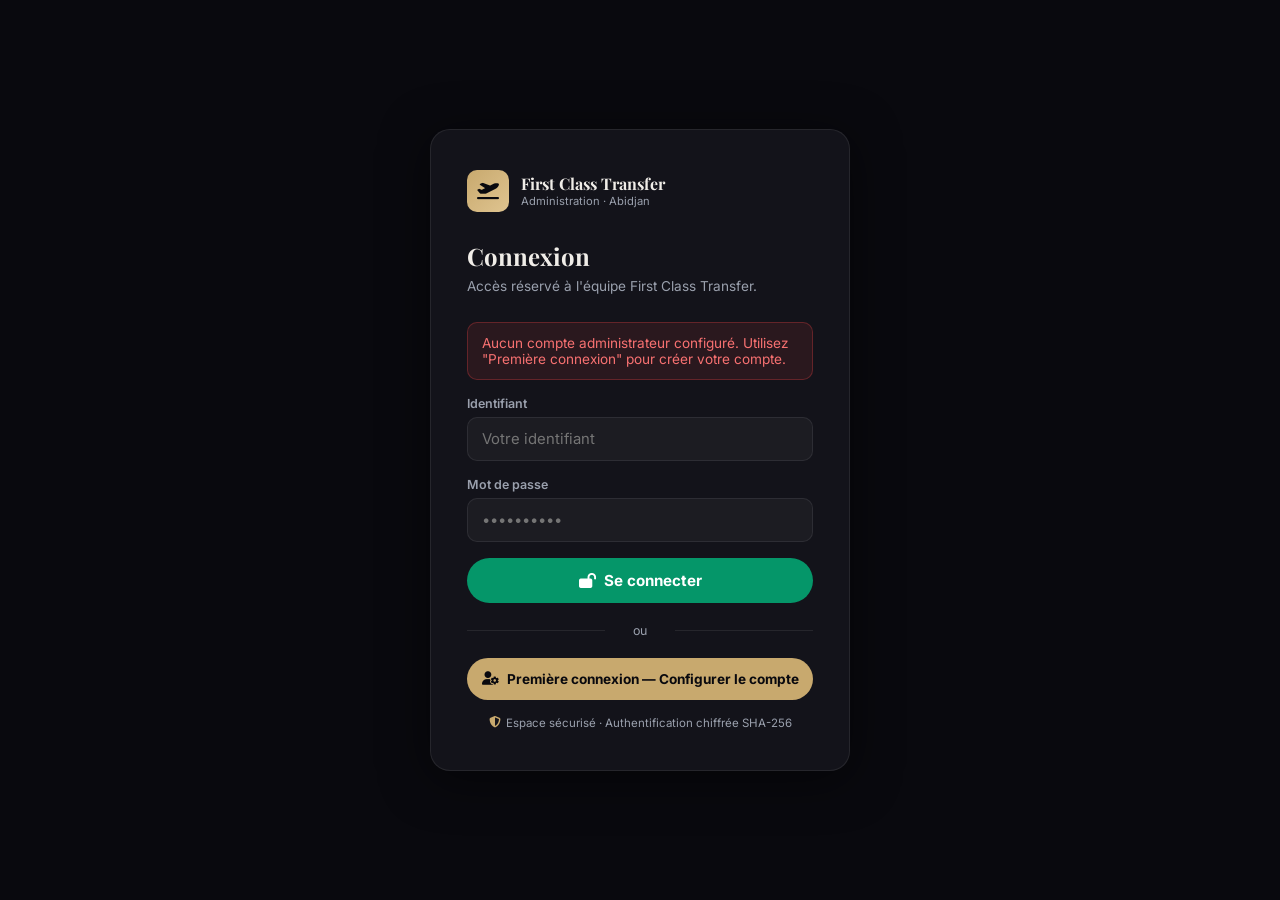
<file: admin.html>
<!DOCTYPE html>
<html lang="fr">
<head>
  <meta charset="UTF-8" />
  <meta name="viewport" content="width=device-width, initial-scale=1.0" />
  <meta name="robots" content="noindex, nofollow" />
  <title>Administration | First Class Transfer</title>
  <link rel="preconnect" href="https://fonts.googleapis.com" />
  <link href="https://fonts.googleapis.com/css2?family=Inter:wght@300;400;500;600;700&family=Playfair+Display:wght@700&display=swap" rel="stylesheet" />
  <link rel="stylesheet" href="https://cdnjs.cloudflare.com/ajax/libs/font-awesome/6.5.1/css/all.min.css" crossorigin="anonymous" />
  <style>
    :root {
      --bg: #09090E;
      --card: #13131A;
      --border: rgba(255,255,255,0.08);
      --gold: #C8A96E;
      --gold-dim: rgba(200,169,110,0.12);
      --gold-border: rgba(200,169,110,0.28);
      --green: #059669;
      --error: #ef4444;
      --text: #F0EDE8;
      --muted: #9AA0AD;
      --font: 'Inter', sans-serif;
      --heading: 'Playfair Display', serif;
    }
    *, *::before, *::after { box-sizing: border-box; margin: 0; padding: 0; }
    body { font-family: var(--font); background: var(--bg); color: var(--text); min-height: 100vh; display: flex; align-items: center; justify-content: center; padding: 20px; }
    .card {
      background: var(--card);
      border: 1px solid var(--border);
      border-radius: 20px;
      padding: 40px 36px;
      width: 100%;
      max-width: 420px;
      box-shadow: 0 8px 48px rgba(0,0,0,0.5);
    }
    .logo { display: flex; align-items: center; gap: 12px; margin-bottom: 28px; }
    .logo-icon { width: 42px; height: 42px; background: linear-gradient(135deg, var(--gold), #DFC490); border-radius: 10px; display: flex; align-items: center; justify-content: center; color: #09090E; font-size: 1.1rem; }
    .logo-text { font-family: var(--heading); font-size: 1rem; font-weight: 700; color: var(--text); line-height: 1.2; }
    .logo-text small { display: block; font-family: var(--font); font-size: 0.7rem; font-weight: 400; color: var(--muted); margin-top: 2px; }
    h2 { font-family: var(--heading); font-size: 1.5rem; margin-bottom: 6px; }
    .subtitle { font-size: 0.85rem; color: var(--muted); margin-bottom: 28px; }
    .form-group { margin-bottom: 16px; }
    label { display: block; font-size: 0.78rem; font-weight: 600; color: var(--muted); margin-bottom: 6px; }
    input { width: 100%; background: rgba(255,255,255,0.04); border: 1px solid var(--border); border-radius: 10px; color: var(--text); font-family: var(--font); font-size: 0.93rem; padding: 12px 14px; outline: none; transition: border-color 0.2s; }
    input:focus { border-color: var(--gold-border); background: rgba(200,169,110,0.04); }
    input.error-field { border-color: var(--error); }
    .error-msg { font-size: 0.78rem; color: var(--error); margin-top: 5px; display: none; }
    .error-msg.show { display: block; }
    .btn { width: 100%; padding: 13px; border-radius: 50px; border: none; font-family: var(--font); font-size: 0.95rem; font-weight: 700; cursor: pointer; transition: all 0.2s; margin-top: 8px; display: flex; align-items: center; justify-content: center; gap: 8px; }
    .btn-primary { background: var(--green); color: #fff; }
    .btn-primary:hover { background: #047857; }
    .btn-gold { background: var(--gold); color: #09090E; }
    .btn-gold:hover { background: #DFC490; }
    .divider { text-align: center; font-size: 0.78rem; color: var(--muted); margin: 20px 0; position: relative; }
    .divider::before, .divider::after { content: ''; position: absolute; top: 50%; width: 40%; height: 1px; background: var(--border); }
    .divider::before { left: 0; }
    .divider::after { right: 0; }
    .alert { padding: 12px 14px; border-radius: 10px; font-size: 0.85rem; margin-bottom: 16px; display: none; }
    .alert.show { display: block; }
    .alert-error { background: rgba(239,68,68,0.1); border: 1px solid rgba(239,68,68,0.3); color: #f87171; }
    .alert-success { background: rgba(5,150,105,0.1); border: 1px solid rgba(5,150,105,0.3); color: #34d399; }
    .badge-secure { display: inline-flex; align-items: center; gap: 5px; font-size: 0.72rem; color: var(--muted); margin-top: 16px; justify-content: center; width: 100%; }
    .badge-secure i { color: var(--gold); }
    #setup-section { display: none; }
    .setup-token-info { background: var(--gold-dim); border: 1px solid var(--gold-border); border-radius: 10px; padding: 12px 14px; font-size: 0.83rem; color: var(--gold); margin-bottom: 16px; line-height: 1.5; }
    .strength-bar { height: 4px; border-radius: 2px; margin-top: 6px; background: var(--border); overflow: hidden; }
    .strength-fill { height: 100%; border-radius: 2px; width: 0; transition: all 0.3s; }
    .strength-label { font-size: 0.7rem; color: var(--muted); margin-top: 3px; }
  </style>
</head>
<body>
<div class="card">
  <div class="logo">
    <div class="logo-icon"><i class="fas fa-plane-departure"></i></div>
    <div class="logo-text">
      First Class Transfer
      <small>Administration · Abidjan</small>
    </div>
  </div>

  <!-- LOGIN SECTION -->
  <div id="login-section">
    <h2>Connexion</h2>
    <p class="subtitle">Accès réservé à l'équipe First Class Transfer.</p>

    <div class="alert alert-error" id="login-error"></div>

    <div class="form-group">
      <label>Identifiant</label>
      <input type="text" id="login-username" placeholder="Votre identifiant" autocomplete="username" />
      <div class="error-msg" id="err-login-user">Identifiant requis.</div>
    </div>
    <div class="form-group">
      <label>Mot de passe</label>
      <input type="password" id="login-password" placeholder="••••••••••" autocomplete="current-password" />
      <div class="error-msg" id="err-login-pass">Mot de passe requis.</div>
    </div>

    <button class="btn btn-primary" onclick="doLogin()">
      <i class="fas fa-lock-open"></i> Se connecter
    </button>

    <div class="divider">ou</div>

    <button class="btn btn-gold" onclick="showSetup()" style="font-size:0.85rem;">
      <i class="fas fa-user-gear"></i> Première connexion — Configurer le compte
    </button>

    <div class="badge-secure"><i class="fas fa-shield-halved"></i> Espace sécurisé · Authentification chiffrée SHA-256</div>
  </div>

  <!-- SETUP SECTION -->
  <div id="setup-section">
    <h2>Configuration initiale</h2>
    <p class="subtitle">Créez votre compte administrateur. Vous aurez besoin du token de setup fourni lors de l'installation.</p>

    <div class="alert alert-error" id="setup-error"></div>
    <div class="alert alert-success" id="setup-success"></div>

    <div class="setup-token-info">
      <i class="fas fa-key" style="margin-right:6px;"></i>
      <strong>Token requis :</strong> le token de setup vous a été communiqué lors de la création du site. Il commence par <code>FCT-SETUP-</code>.
    </div>

    <div class="form-group">
      <label>Token de setup</label>
      <input type="text" id="setup-token" placeholder="FCT-SETUP-XXXX-XXXX" autocomplete="off" />
      <div class="error-msg" id="err-setup-token">Token invalide.</div>
    </div>
    <div class="form-group">
      <label>Choisir un identifiant</label>
      <input type="text" id="setup-username" placeholder="Ex: fct_admin" autocomplete="off" />
      <div class="error-msg" id="err-setup-user">Identifiant requis (min 4 caractères).</div>
    </div>
    <div class="form-group">
      <label>Mot de passe</label>
      <input type="password" id="setup-password" placeholder="Minimum 8 caractères" autocomplete="new-password" oninput="checkStrength(this.value)" />
      <div class="strength-bar"><div class="strength-fill" id="strength-fill"></div></div>
      <div class="strength-label" id="strength-label">Entrez un mot de passe</div>
      <div class="error-msg" id="err-setup-pass">Minimum 8 caractères.</div>
    </div>
    <div class="form-group">
      <label>Confirmer le mot de passe</label>
      <input type="password" id="setup-confirm" placeholder="Répétez le mot de passe" autocomplete="new-password" />
      <div class="error-msg" id="err-setup-confirm">Les mots de passe ne correspondent pas.</div>
    </div>

    <button class="btn btn-primary" onclick="doSetup()">
      <i class="fas fa-check"></i> Créer le compte admin
    </button>
    <button class="btn" style="background:transparent;border:1px solid var(--border);color:var(--muted);margin-top:8px;" onclick="showLogin()">
      <i class="fas fa-arrow-left"></i> Retour à la connexion
    </button>
  </div>
</div>

<script>
  const SETUP_TOKEN = 'FCT-SETUP-2025-INIT';
  const SESSION_DURATION = 8 * 60 * 60 * 1000; // 8 hours

  // ---- SHA-256 via Web Crypto ----
  async function sha256(message) {
    const encoder = new TextEncoder();
    const data = encoder.encode(message);
    const hash = await crypto.subtle.digest('SHA-256', data);
    return Array.from(new Uint8Array(hash)).map(b => b.toString(16).padStart(2, '0')).join('');
  }

  // ---- Check if already logged in ----
  window.addEventListener('DOMContentLoaded', () => {
    const session = JSON.parse(sessionStorage.getItem('fct_admin_session') || 'null');
    if (session && session.expires > Date.now()) {
      window.location.href = 'admin-dashboard.html';
    }
    // Check if admin already configured
    const adminConfig = localStorage.getItem('fct_admin_config');
    if (!adminConfig) {
      // First time: show hint
      document.getElementById('login-error').textContent = 'Aucun compte administrateur configuré. Utilisez "Première connexion" pour créer votre compte.';
      document.getElementById('login-error').classList.add('show');
    }

    // Enter key submits
    document.getElementById('login-password').addEventListener('keydown', e => {
      if (e.key === 'Enter') doLogin();
    });
  });

  function showSetup() {
    document.getElementById('login-section').style.display = 'none';
    document.getElementById('setup-section').style.display = 'block';
  }

  function showLogin() {
    document.getElementById('setup-section').style.display = 'none';
    document.getElementById('login-section').style.display = 'block';
  }

  function clearErrors() {
    document.querySelectorAll('.error-msg').forEach(el => el.classList.remove('show'));
    document.querySelectorAll('.error-field').forEach(el => el.classList.remove('error-field'));
  }

  function showFieldError(id, errId) {
    document.getElementById(id)?.classList.add('error-field');
    document.getElementById(errId)?.classList.add('show');
  }

  function checkStrength(password) {
    const fill = document.getElementById('strength-fill');
    const label = document.getElementById('strength-label');
    let score = 0;
    if (password.length >= 8) score++;
    if (password.length >= 12) score++;
    if (/[A-Z]/.test(password)) score++;
    if (/[0-9]/.test(password)) score++;
    if (/[^A-Za-z0-9]/.test(password)) score++;

    const configs = [
      { pct: '0%',   color: 'transparent', text: 'Entrez un mot de passe' },
      { pct: '20%',  color: '#ef4444',     text: 'Très faible' },
      { pct: '40%',  color: '#f97316',     text: 'Faible' },
      { pct: '60%',  color: '#eab308',     text: 'Moyen' },
      { pct: '80%',  color: '#22c55e',     text: 'Fort' },
      { pct: '100%', color: '#059669',     text: 'Très fort' },
    ];
    const c = configs[score];
    if (fill) { fill.style.width = c.pct; fill.style.background = c.color; }
    if (label) { label.textContent = c.text; label.style.color = c.color; }
  }

  async function doSetup() {
    clearErrors();
    const token    = document.getElementById('setup-token').value.trim();
    const username = document.getElementById('setup-username').value.trim();
    const password = document.getElementById('setup-password').value;
    const confirm  = document.getElementById('setup-confirm').value;
    let valid = true;

    if (token !== SETUP_TOKEN) { showFieldError('setup-token', 'err-setup-token'); valid = false; }
    if (username.length < 4)   { showFieldError('setup-username', 'err-setup-user'); valid = false; }
    if (password.length < 8)   { showFieldError('setup-password', 'err-setup-pass'); valid = false; }
    if (password !== confirm)  { showFieldError('setup-confirm', 'err-setup-confirm'); valid = false; }
    if (!valid) return;

    const salt = crypto.randomUUID();
    const hash = await sha256(password + salt + username);

    localStorage.setItem('fct_admin_config', JSON.stringify({
      username,
      hash,
      salt,
      createdAt: new Date().toISOString(),
    }));

    // Initialize drivers list if not exists
    if (!localStorage.getItem('fct_drivers')) {
      localStorage.setItem('fct_drivers', JSON.stringify([
        { id: 'DRV-001', name: 'Koné Moussa',   phone: '+225 07 00 00 001', vehicle: 'Van Premium',   available: true },
        { id: 'DRV-002', name: 'Bamba Ibrahima', phone: '+225 07 00 00 002', vehicle: 'Toyota Corolla', available: true },
        { id: 'DRV-003', name: 'Touré Seydou',  phone: '+225 07 00 00 003', vehicle: 'Berline Business', available: true },
      ]));
    }

    const successEl = document.getElementById('setup-success');
    successEl.textContent = 'Compte créé avec succès ! Redirection vers la connexion…';
    successEl.classList.add('show');
    setTimeout(() => showLogin(), 2000);
  }

  async function doLogin() {
    clearErrors();
    const username = document.getElementById('login-username').value.trim();
    const password = document.getElementById('login-password').value;
    let valid = true;

    if (!username) { showFieldError('login-username', 'err-login-user'); valid = false; }
    if (!password) { showFieldError('login-password', 'err-login-pass'); valid = false; }
    if (!valid) return;

    const config = JSON.parse(localStorage.getItem('fct_admin_config') || 'null');
    if (!config) {
      const err = document.getElementById('login-error');
      err.textContent = 'Aucun compte configuré. Veuillez créer votre compte administrateur d\'abord.';
      err.classList.add('show');
      return;
    }

    const hash = await sha256(password + config.salt + config.username);

    if (username !== config.username || hash !== config.hash) {
      const err = document.getElementById('login-error');
      err.textContent = 'Identifiant ou mot de passe incorrect.';
      err.classList.add('show');
      return;
    }

    // Create session
    sessionStorage.setItem('fct_admin_session', JSON.stringify({
      username,
      loginAt: new Date().toISOString(),
      expires: Date.now() + SESSION_DURATION,
    }));

    // Audit log
    const logs = JSON.parse(localStorage.getItem('fct_audit_logs') || '[]');
    logs.unshift({ type: 'login', username, at: new Date().toISOString() });
    localStorage.setItem('fct_audit_logs', JSON.stringify(logs.slice(0, 500)));

    window.location.href = 'admin-dashboard.html';
  }
</script>
</body>
</html>
</file>
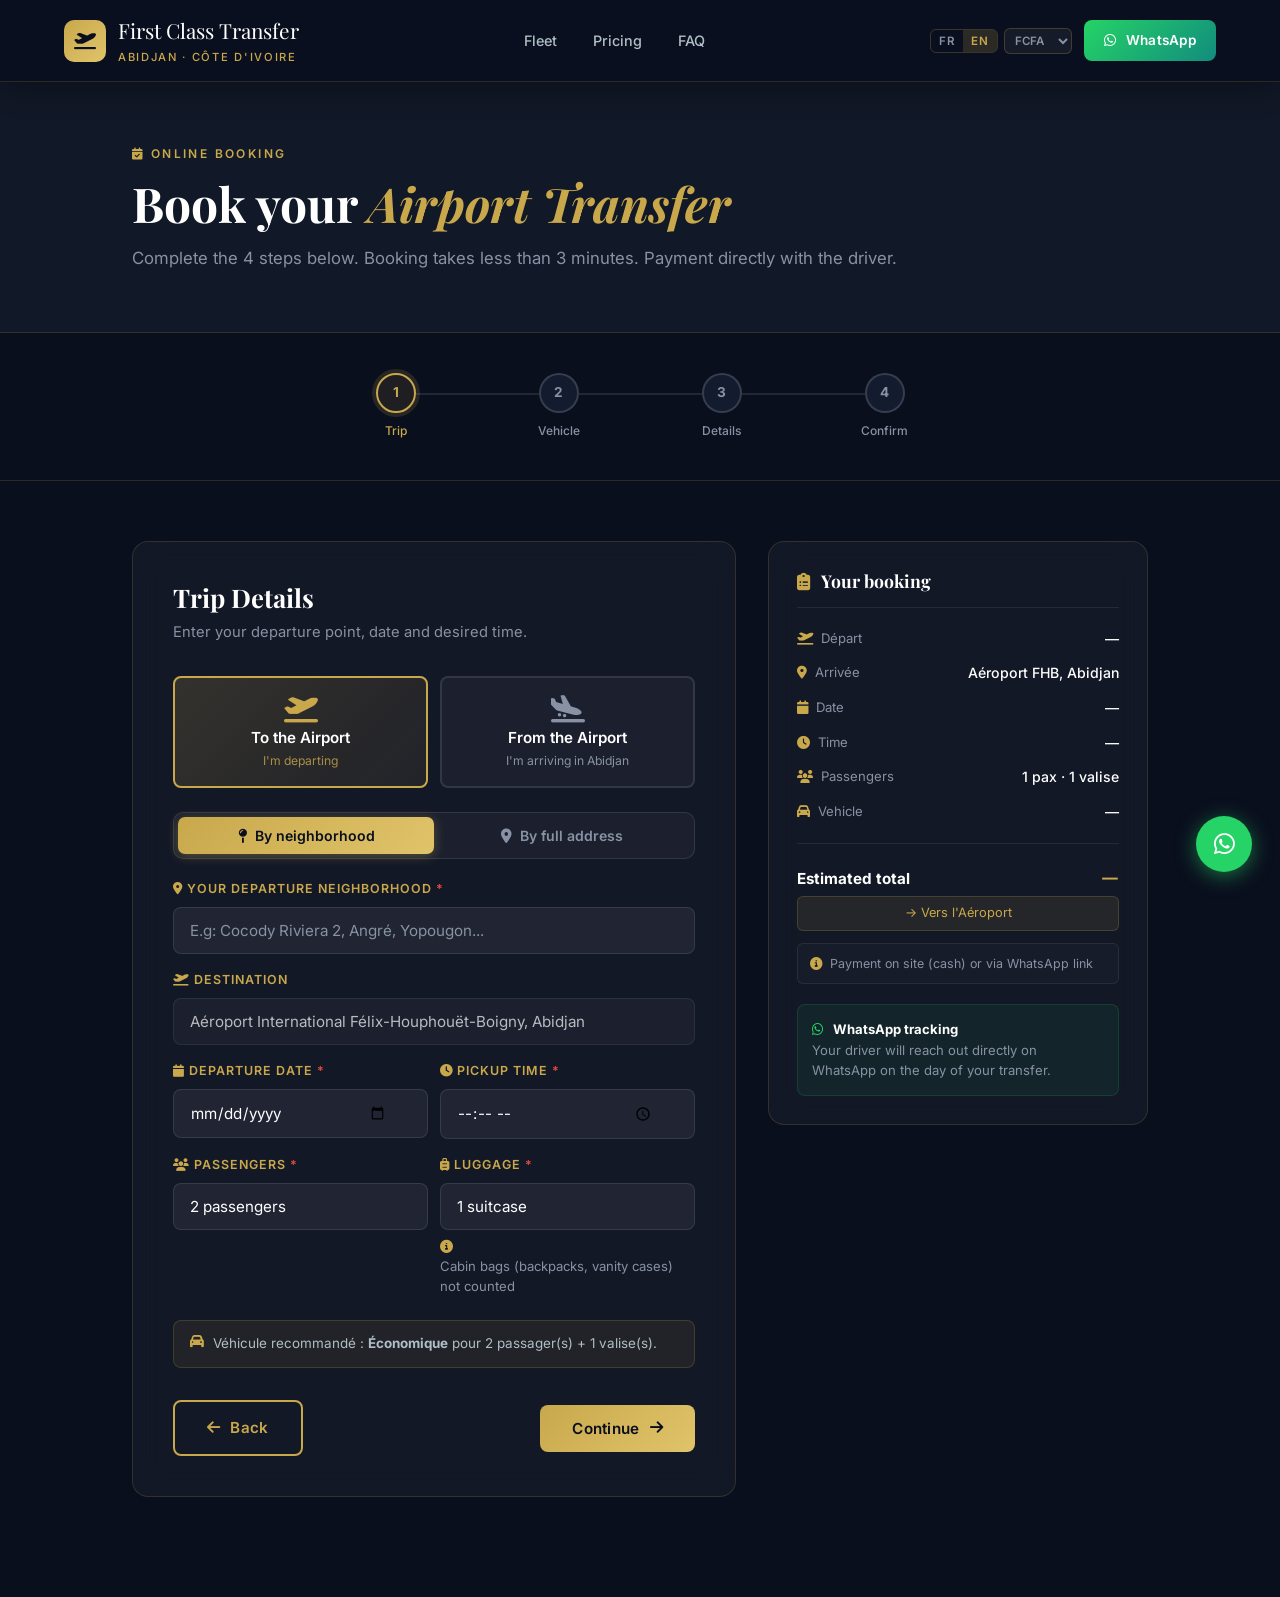
<file: booking.html>
<!DOCTYPE html>
<html lang="fr">
<head>
  <meta charset="UTF-8" />
  <meta name="viewport" content="width=device-width, initial-scale=1.0, viewport-fit=cover" />
  <meta name="description" content="Réservez votre transfert aéroport à Abidjan avec First Class Transfer. Processus simple en 4 étapes." />
  <title>Réservation | First Class Transfer Abidjan</title>

  <link rel="preconnect" href="https://fonts.googleapis.com" />
  <link rel="preconnect" href="https://fonts.gstatic.com" crossorigin />
  <link href="https://fonts.googleapis.com/css2?family=Inter:wght@300;400;500;600;700&family=Playfair+Display:ital,wght@0,400;0,600;0,700;1,400&display=swap" rel="stylesheet" />
  <link rel="stylesheet" href="https://cdnjs.cloudflare.com/ajax/libs/font-awesome/6.5.1/css/all.min.css" crossorigin="anonymous" />
  <link rel="stylesheet" href="assets/css/style.css" />
</head>
<body>

  <!-- NAVBAR -->
  <nav class="navbar scrolled" role="navigation">
    <div class="nav-container">
      <a href="index.html" class="nav-logo">
        <div class="logo-icon"><i class="fas fa-plane-departure"></i></div>
        <div>First Class Transfer <span>Abidjan · Côte d'Ivoire</span></div>
      </a>
      <ul class="nav-links">
        <li><a href="index.html#fleet" data-i18n="nav_fleet">Flotte</a></li>
        <li><a href="index.html#pricing" data-i18n="nav_pricing">Tarifs</a></li>
        <li><a href="index.html#faq" data-i18n="nav_faq">FAQ</a></li>
      </ul>
      <div class="nav-cta">
        <a href="https://wa.me/33614058484" class="btn btn-whatsapp btn-sm" target="_blank" rel="noopener noreferrer">
          <i class="fab fa-whatsapp"></i> WhatsApp
        </a>
      </div>
      <button class="nav-hamburger" aria-label="Menu"><span></span><span></span><span></span></button>
    </div>
  </nav>

  <!-- Mobile Nav -->
  <div class="nav-mobile">
    <button class="nav-mobile-close"><i class="fas fa-times"></i></button>
    <a href="index.html" data-i18n="nav_home">Accueil</a>
    <a href="index.html#fleet" data-i18n="nav_fleet">Flotte</a>
    <a href="index.html#pricing" data-i18n="nav_pricing">Tarifs</a>
    <a href="index.html#faq" data-i18n="nav_faq">FAQ</a>
    <div class="i18n-switcher-mobile" id="i18n-switcher-mobile-booking"></div>
  </div>

  <!-- BOOKING HERO -->
  <div class="booking-hero">
    <div class="container">
      <span class="section-label"><i class="fas fa-calendar-check"></i> <span data-i18n="booking_label">Réservation en ligne</span></span>
      <h1 data-i18n-html="booking_title">Réservez votre <em class="gold">Transfert Aéroport</em></h1>
      <p data-i18n="booking_sub">Complétez les 4 étapes ci-dessous. La réservation prend moins de 3 minutes. Paiement directement avec le chauffeur.</p>
    </div>
  </div>

  <!-- PROGRESS BAR -->
  <div class="progress-bar-wrapper" role="navigation" aria-label="Étapes de réservation">
    <div class="progress-steps">
      <div class="progress-step active" id="progress-1">
        <div class="step-circle">1</div>
        <span class="step-label" data-i18n="step1_label">Trajet</span>
      </div>
      <div class="progress-step" id="progress-2">
        <div class="step-circle">2</div>
        <span class="step-label" data-i18n="step2_label">Véhicule</span>
      </div>
      <div class="progress-step" id="progress-3">
        <div class="step-circle">3</div>
        <span class="step-label" data-i18n="step3_label">Informations</span>
      </div>
      <div class="progress-step" id="progress-4">
        <div class="step-circle">4</div>
        <span class="step-label" data-i18n="step4_label">Confirmation</span>
      </div>
    </div>
  </div>

  <!-- BOOKING FORM -->
  <main class="booking-form-section">
    <div class="container">
      <div class="booking-layout">

        <!-- FORM CARD -->
        <div class="booking-form-card glass-card">

          <!-- STEP 1: TRIP DETAILS -->
          <div class="form-step active" id="step-1" role="form" aria-label="Détails du trajet">
            <h2 class="form-step-title" id="step1-title" data-i18n="step1_title">Détails du Trajet</h2>
            <p class="form-step-desc" id="step1-desc" data-i18n="step1_desc">Indiquez votre point de départ, la date et l'heure souhaitée.</p>

            <!-- DIRECTION SELECTOR — shown first, before everything else in Step 1 -->
            <div class="direction-toggle" id="direction-toggle">
              <button type="button" class="dir-btn active" data-direction="departure" id="dir-departure">
                <i class="fas fa-plane-departure"></i>
                <span class="dir-label" data-i18n="dir_dep_label">Vers l'Aéroport</span>
                <span class="dir-sublabel" data-i18n="dir_dep_sub">Je pars en voyage</span>
              </button>
              <button type="button" class="dir-btn" data-direction="arrival" id="dir-arrival">
                <i class="fas fa-plane-arrival"></i>
                <span class="dir-label" data-i18n="dir_arr_label">Depuis l'Aéroport</span>
                <span class="dir-sublabel" data-i18n="dir_arr_sub">J'arrive à Abidjan</span>
              </button>
            </div>

            <!-- Arrival info banner (hidden by default) -->
            <div class="arrival-info-banner" id="arrival-info-banner" style="display:none">
              <i class="fas fa-id-card" style="font-size:1.4rem;color:var(--gold);flex-shrink:0;margin-top:2px;"></i>
              <div data-i18n-html="arr_banner">
                <strong>Votre chauffeur vous attendra dans le hall d'arrivée</strong> avec une pancarte à votre nom et le logo First Class Transfer.<br>
                Il vous aidera avec vos bagages. Aucun souci — il vous contactera directement sur WhatsApp à votre atterrissage.
              </div>
            </div>

            <!-- Method toggle -->
            <div class="pickup-method-toggle">
              <button type="button" class="method-btn active" data-method="neighborhood">
                <i class="fa-solid fa-map-pin"></i> <span data-i18n="method_nb">Par quartier</span>
              </button>
              <button type="button" class="method-btn" data-method="address">
                <i class="fa-solid fa-location-dot"></i> <span data-i18n="method_addr">Par adresse précise</span>
              </button>
            </div>

            <!-- Neighborhood search (shown by default) -->
            <div id="neighborhood-field" class="form-group">
              <label for="trip-neighborhood" id="neighborhood-label"><i class="fas fa-map-marker-alt"></i> <span data-i18n="nb_label">Votre quartier de départ</span> <span style="color:var(--error)">*</span></label>
              <div class="nb-autocomplete-wrap" id="nb-autocomplete-wrap">
                <input
                  type="text"
                  id="trip-neighborhood"
                  data-i18n-ph="nb_ph"
                  placeholder="Ex: Cocody Riviera 2, Angré, Yopougon..."
                  autocomplete="off"
                  aria-required="true"
                  aria-autocomplete="list"
                  aria-controls="nb-dropdown"
                  role="combobox"
                  aria-expanded="false"
                />
                <div id="nb-dropdown" class="nb-dropdown" role="listbox" style="display:none;"></div>
              </div>
              <div id="zone-detected" class="zone-detected-card" style="display:none" aria-live="polite"></div>
              <!-- Unknown neighborhood message -->
              <div id="unknown-nb-notice" style="display:none;margin-top:12px;padding:14px 16px;background:rgba(201,168,76,0.07);border:1px solid rgba(201,168,76,0.25);border-radius:10px;">
                <div style="display:flex;gap:10px;align-items:flex-start;">
                  <i class="fas fa-map-pin" style="color:var(--gold);margin-top:2px;flex-shrink:0;"></i>
                  <div>
                    <strong style="color:var(--gold);display:block;margin-bottom:4px;" data-i18n="unknown_nb_title">Quartier non répertorié — pas d'inquiétude !</strong>
                    <p style="font-size:0.85rem;color:var(--text-muted);line-height:1.6;margin:0;">
                      <span data-i18n="unknown_nb_body">Votre quartier ne fait pas encore partie de notre base, mais vous pouvez continuer votre réservation.</span>
                      <strong style="color:var(--white);" data-i18n="unknown_nb_team">Nos conseillers vous recontacteront dans moins de 5 minutes</strong>
                      <span data-i18n="unknown_nb_channels">pour vous proposer la meilleure offre et confirmer le tarif. Vous serez contacté sur WhatsApp, par email ou directement par téléphone.</span>
                    </p>
                  </div>
                </div>
              </div>
            </div>

            <!-- Address input (hidden by default) -->
            <div id="address-field" class="form-group" style="display:none">
              <label for="trip-address" id="address-label"><i class="fas fa-home"></i> <span data-i18n="addr_label">Adresse complète de départ</span> <span style="color:var(--error)">*</span></label>
              <input type="text" id="trip-address" data-i18n-ph="addr_ph" placeholder="Ex: Rue des Jardins, Cocody Riviera 2" autocomplete="street-address" />
              <p class="form-hint">
                <i class="fa-solid fa-circle-info"></i>
                <span data-i18n="addr_no_addr_q">Pas d'adresse précise ?</span>
                <button type="button" class="link-btn" onclick="switchMethod('neighborhood')" data-i18n="addr_no_addr_link">Utilisez la recherche par quartier</button>
                <span data-i18n="addr_no_addr_end">— le tarif sera identique.</span>
              </p>
              <!-- Manual zone selector for address method -->
              <div class="form-group" style="margin-top:12px">
                <label for="trip-zone-manual">
                  <span data-i18n="zone_approx_lbl">Votre zone approximative</span> <span class="badge-optional" data-i18n="zone_approx_badge">pour le devis</span>
                </label>
                <select id="trip-zone-manual" aria-label="Zone approximative">
                  <option value="" data-i18n="zone_approx_ph">— Sélectionnez votre zone —</option>
                  <option value="zone1" data-i18n="zone_approx_1">Zone 1 — Plateau, Cocody, Marcory (dès 15 000 FCFA)</option>
                  <option value="zone2" data-i18n="zone_approx_2">Zone 2 — Yopougon, Abobo, Koumassi (dès 20 000 FCFA)</option>
                  <option value="zone3" data-i18n="zone_approx_3">Zone 3 — Bingerville, Anyama, Abatta (dès 18 000 FCFA)</option>
                  <option value="zone4" data-i18n="zone_approx_4">Zone 4 — Grand-Bassam, Dabou, Assinie (dès 35 000 FCFA)</option>
                </select>
              </div>
            </div>

            <div class="form-group" id="origin-fixed-group" style="display:none">
              <label id="origin-fixed-label"><i class="fas fa-plane-arrival"></i> <span data-i18n="origin_lbl">Origine</span></label>
              <input type="text" id="trip-origin-fixed" value="Aéroport International FHB, Abidjan" readonly style="opacity:0.7;cursor:not-allowed;" />
            </div>

            <div class="form-group">
              <label for="trip-destination" id="destination-label"><i class="fas fa-plane-departure"></i> <span data-i18n="dest_lbl">Destination</span></label>
              <input type="text" id="trip-destination" value="Aéroport International Félix-Houphouët-Boigny, Abidjan" readonly style="opacity:0.7;cursor:not-allowed;" />
            </div>

            <div class="form-row">
              <div class="form-group">
                <label for="trip-date" id="trip-date-label"><i class="fas fa-calendar"></i> <span data-i18n="trip_date_lbl">Date de départ</span> <span style="color:var(--error)">*</span></label>
                <input type="date" id="trip-date" name="date" required aria-required="true" />
              </div>
              <div class="form-group">
                <label for="trip-time" id="trip-time-label"><i class="fas fa-clock"></i> <span data-i18n="trip_time_lbl">Heure de prise en charge</span> <span style="color:var(--error)">*</span></label>
                <input type="time" id="trip-time" name="time" required aria-required="true" />
              </div>
            </div>

            <div class="form-row">
              <div class="form-group">
                <label for="trip-passengers"><i class="fas fa-users"></i> <span data-i18n="pax_lbl">Passagers</span> <span style="color:var(--error)">*</span></label>
                <select id="trip-passengers" name="passengers" required aria-required="true">
                  <option value="1" data-i18n="pax_1">1 passager</option>
                  <option value="2" selected data-i18n="pax_2">2 passagers</option>
                  <option value="3" data-i18n="pax_3">3 passagers</option>
                  <option value="4" data-i18n="pax_4">4 passagers</option>
                  <option value="5" data-i18n="pax_5">5 passagers</option>
                  <option value="6" data-i18n="pax_6">6 passagers</option>
                  <option value="7" data-i18n="pax_7">7 passagers</option>
                  <option value="8" data-i18n="pax_8">8 passagers</option>
                </select>
              </div>
              <div class="form-group">
                <label for="trip-luggage"><i class="fas fa-suitcase-rolling"></i> <span data-i18n="luggage_lbl">Bagages</span> <span style="color:var(--error)">*</span></label>
                <select id="trip-luggage" name="luggage" required aria-required="true">
                  <option value="0" data-i18n="luggage_0">Aucun bagage</option>
                  <option value="1" selected data-i18n="luggage_1">1 valise</option>
                  <option value="2" data-i18n="luggage_2">2 valises</option>
                  <option value="3" data-i18n="luggage_3">3 valises</option>
                  <option value="4" data-i18n="luggage_4">4 valises</option>
                  <option value="5" data-i18n="luggage_5">5 valises</option>
                  <option value="6" data-i18n="luggage_6plus">6+ valises (Van recommandé)</option>
                </select>
                <p class="form-hint"><i class="fas fa-info-circle"></i> <span data-i18n="luggage_hint">Bagage cabine (sac à dos, vanity) non compté</span></p>
              </div>
            </div>
            <div id="luggage-vehicle-hint" class="luggage-hint" style="display:none" aria-live="polite"></div>

            <div class="form-nav">
              <a href="index.html" class="btn btn-outline">
                <i class="fas fa-arrow-left"></i> <span data-i18n="btn_back">Retour</span>
              </a>
              <button class="btn btn-primary" id="btn-next-1">
                <span data-i18n="btn_continue">Continuer</span> <i class="fas fa-arrow-right"></i>
              </button>
            </div>
          </div>

          <!-- STEP 2: VEHICLE SELECTION -->
          <div class="form-step" id="step-2" role="form" aria-label="Sélection du véhicule">
            <h2 class="form-step-title" data-i18n="step2_title">Choisissez votre Véhicule</h2>
            <p class="form-step-desc" data-i18n="step2_desc">Les tarifs affichés sont calculés selon votre zone de départ.</p>

            <div class="vehicle-options" id="vehicle-options-container">
              <!-- Populated by JS -->
            </div>

            <div class="form-nav" style="margin-top:24px;">
              <button class="btn btn-outline" id="btn-back-2">
                <i class="fas fa-arrow-left"></i> <span data-i18n="btn_back">Retour</span>
              </button>
              <button class="btn btn-primary" id="btn-next-2">
                <span data-i18n="btn_continue">Continuer</span> <i class="fas fa-arrow-right"></i>
              </button>
            </div>
          </div>

          <!-- STEP 3: PERSONAL INFO + FLIGHT + SPECIAL REQUESTS -->
          <div class="form-step" id="step-3" role="form" aria-label="Informations personnelles">
            <h2 class="form-step-title" data-i18n="step3_title">Vos Informations</h2>
            <p class="form-step-desc" data-i18n="step3_desc">Ces informations permettront au chauffeur de vous contacter.</p>

            <!-- Contact -->
            <div class="form-section-label"><i class="fas fa-user-circle"></i> <span data-i18n="section_contact">Coordonnées</span></div>
            <div class="form-row">
              <div class="form-group">
                <label for="client-name"><i class="fas fa-user"></i> <span data-i18n="name_label">Nom complet</span> <span style="color:var(--error)">*</span></label>
                <input type="text" id="client-name" name="name" data-i18n-ph="name_ph" placeholder="Prénom Nom" required aria-required="true" autocomplete="name" />
              </div>
              <div class="form-group">
                <label for="client-phone-number"><i class="fab fa-whatsapp"></i> <span data-i18n="phone_label">Téléphone WhatsApp</span> <span style="color:var(--error)">*</span></label>
                <div style="display:flex;gap:8px;align-items:stretch;">
                  <select id="client-phone-code" name="phone_code" autocomplete="tel-country-code"
                    style="flex-shrink:0;width:auto;min-width:138px;color-scheme:dark;background:#1a2340;border:1px solid rgba(255,255,255,0.12);border-radius:8px;color:#f0ede8;font-size:0.88rem;padding:10px 8px;outline:none;-webkit-appearance:none;appearance:none;background-image:url('data:image/svg+xml,<svg xmlns=%22http://www.w3.org/2000/svg%22 viewBox=%220 0 10 6%22><path fill=%22%239AA0AD%22 d=%22M0 0l5 6 5-6z%22/></svg>');background-repeat:no-repeat;background-position:right 8px center;background-size:8px;padding-right:24px;">
                    <option value="+225">🇨🇮 +225</option>
                    <option value="+33">🇫🇷 +33</option>
                    <option value="+1">🇺🇸 +1</option>
                    <option value="+44">🇬🇧 +44</option>
                    <option value="+32">🇧🇪 +32</option>
                    <option value="+41">🇨🇭 +41</option>
                    <option value="+212">🇲🇦 +212</option>
                    <option value="+213">🇩🇿 +213</option>
                    <option value="+216">🇹🇳 +216</option>
                    <option value="+221">🇸🇳 +221</option>
                    <option value="+223">🇲🇱 +223</option>
                    <option value="+224">🇬🇳 +224</option>
                    <option value="+226">🇧🇫 +226</option>
                    <option value="+227">🇳🇪 +227</option>
                    <option value="+228">🇹🇬 +228</option>
                    <option value="+229">🇧🇯 +229</option>
                    <option value="+230">🇲🇺 +230</option>
                    <option value="+233">🇬🇭 +233</option>
                    <option value="+234">🇳🇬 +234</option>
                    <option value="+237">🇨🇲 +237</option>
                    <option value="+241">🇬🇦 +241</option>
                    <option value="+242">🇨🇬 +242</option>
                    <option value="+243">🇨🇩 +243</option>
                    <option value="+245">🇬🇼 +245</option>
                    <option value="+248">🇸🇨 +248</option>
                    <option value="+249">🇸🇩 +249</option>
                    <option value="+251">🇪🇹 +251</option>
                    <option value="+252">🇸🇴 +252</option>
                    <option value="+253">🇩🇯 +253</option>
                    <option value="+254">🇰🇪 +254</option>
                    <option value="+255">🇹🇿 +255</option>
                    <option value="+256">🇺🇬 +256</option>
                    <option value="+260">🇿🇲 +260</option>
                    <option value="+261">🇲🇬 +261</option>
                    <option value="+263">🇿🇼 +263</option>
                    <option value="+27">🇿🇦 +27</option>
                    <option value="+34">🇪🇸 +34</option>
                    <option value="+49">🇩🇪 +49</option>
                    <option value="+39">🇮🇹 +39</option>
                    <option value="+351">🇵🇹 +351</option>
                    <option value="+90">🇹🇷 +90</option>
                    <option value="+971">🇦🇪 +971</option>
                    <option value="+974">🇶🇦 +974</option>
                    <option value="+966">🇸🇦 +966</option>
                    <option value="+86">🇨🇳 +86</option>
                    <option value="+91">🇮🇳 +91</option>
                    <option value="+55">🇧🇷 +55</option>
                    <option value="+52">🇲🇽 +52</option>
                  </select>
                  <input type="tel" id="client-phone-number" name="phone_number"
                    placeholder="07 00 00 00 00" required aria-required="true" autocomplete="tel-national"
                    style="flex:1;min-width:0;" />
                </div>
                <input type="hidden" id="client-phone" name="phone" />
              </div>
            </div>

            <div class="form-group">
              <label for="client-email"><i class="fas fa-envelope"></i> <span data-i18n="email_label">Email</span> <span style="color:var(--error)">*</span></label>
              <input type="email" id="client-email" name="email" data-i18n-ph="email_ph" placeholder="vous@exemple.com" required aria-required="true" autocomplete="email" />
            </div>

            <div style="padding:12px 14px;background:rgba(201,168,76,0.06);border:1px solid rgba(201,168,76,0.15);border-radius:8px;font-size:0.84rem;color:var(--text-muted);margin-bottom:20px;">
              <i class="fab fa-whatsapp" style="color:#25d366;margin-right:6px;"></i>
              <span data-i18n="wa_notice">Votre chauffeur vous contactera sur ce numéro WhatsApp la veille ou le matin du transfert.</span>
            </div>

            <!-- Flight info -->
            <div class="form-section-label"><i class="fas fa-plane"></i> <span data-i18n="section_flight">Informations de vol</span></div>

            <div class="form-group">
              <label for="client-airline"><i class="fas fa-plane-departure"></i> <span data-i18n="airline_label">Compagnie aérienne</span> <span style="color:var(--error)">*</span></label>
              <input type="text" id="client-airline" name="airline" list="airlines-list" placeholder="Ex: Air Côte d'Ivoire, Air France..." autocomplete="off" />
<datalist id="airlines-list">
  <option value="Air Côte d'Ivoire">
  <option value="Air France">
  <option value="Air Sénégal">
  <option value="Brussels Airlines">
  <option value="Ethiopian Airlines">
  <option value="Kenya Airways">
  <option value="Royal Air Maroc">
  <option value="Turkish Airlines">
  <option value="Corsair">
  <option value="Air Algérie">
  <option value="Tunisair">
  <option value="Transair">
  <option value="Africa World Airlines">
  <option value="ASKY Airlines">
  <option value="Emirates">
  <option value="Qatar Airways">
  <option value="Lufthansa">
  <option value="TAP Air Portugal">
  <option value="Rwandair">
  <option value="Air Maroc">
  <option value="Mauritania Airlines">
</datalist>
            </div>

            <div class="form-row">
              <div class="form-group">
                <label for="client-flight"><i class="fas fa-hashtag"></i> <span data-i18n="flight_label">N° de vol</span> <span style="color:var(--error)">*</span></label>
                <input type="text" id="client-flight" name="flight" data-i18n-ph="flight_ph" placeholder="Ex: ET 302, AF 703..." required aria-required="true" />
              </div>
              <div class="form-group">
                <label for="client-flight-time" id="flight-time-label"><i class="fas fa-clock"></i> <span data-i18n="flight_time_label">Heure de vol</span> <span style="color:var(--error)">*</span></label>
                <input type="time" id="client-flight-time" name="flight-time" required aria-required="true" />
                <p class="form-hint"><i class="fas fa-info-circle"></i> <span data-i18n="flight_hint">Permet au chauffeur de suivre votre vol en cas de retard</span></p>
              </div>
            </div>

            <!-- Special requests — structured -->
            <div class="form-section-label"><i class="fas fa-concierge-bell"></i> <span data-i18n="section_sr">Demandes spéciales</span> <span class="badge-optional" data-i18n="badge_optional">optionnel</span></div>

            <div class="special-requests-grid">
              <label class="sr-option">
                <input type="checkbox" id="sr-child-seat" name="sr_child_seat" />
                <span><i class="fas fa-baby"></i> <span data-i18n="sr_child">Siège enfant</span></span>
              </label>
              <label class="sr-option">
                <input type="checkbox" id="sr-luggage-help" name="sr_luggage_help" />
                <span><i class="fas fa-suitcase"></i> <span data-i18n="sr_luggage_help">Aide bagages</span></span>
              </label>
              <label class="sr-option">
                <input type="checkbox" id="sr-meet-greet" name="sr_meet_greet" />
                <span><i class="fas fa-id-card"></i> <span data-i18n="sr_sign">Pancarte nominative</span></span>
              </label>
              <label class="sr-option">
                <input type="checkbox" id="sr-water" name="sr_water" />
                <span><i class="fas fa-bottle-water"></i> <span data-i18n="sr_water">Eau minérale</span></span>
              </label>
              <label class="sr-option">
                <input type="checkbox" id="sr-silent" name="sr_silent" />
                <span><i class="fas fa-volume-xmark"></i> <span data-i18n="sr_silent">Trajet silencieux</span></span>
              </label>
              <label class="sr-option">
                <input type="checkbox" id="sr-stop" name="sr_stop" />
                <span><i class="fas fa-map-pin"></i> <span data-i18n="sr_stop">Arrêt intermédiaire</span></span>
              </label>
              <label class="sr-option">
                <input type="checkbox" id="sr-wifi" name="sr_wifi" />
                <span><i class="fas fa-wifi"></i> <span data-i18n="sr_wifi_txt">Wi-Fi à bord</span></span>
              </label>
              <label class="sr-option">
                <input type="checkbox" id="sr-accessible" name="sr_accessible" />
                <span><i class="fas fa-wheelchair"></i> <span data-i18n="sr_pmr">Accessibilité PMR</span></span>
              </label>
            </div>

            <div class="form-group" style="margin-top:12px;">
              <label for="client-requests"><i class="fas fa-comment-dots"></i> <span data-i18n="requests_label">Autre demande</span></label>
              <textarea id="client-requests" name="requests" rows="2" data-i18n-ph="requests_ph" placeholder="Ex: siège enfant, aide bagages, arrêt intermédiaire..."></textarea>
            </div>

            <div class="notification-prefs">
              <p class="notif-title"><i class="fas fa-bell"></i> <span data-i18n="notif_title">Confirmation de réservation</span></p>
              <label class="notif-option">
                <input type="checkbox" id="notif-email" checked />
                <span><i class="fas fa-envelope"></i> <span data-i18n="notif_email">Confirmation par email</span></span>
              </label>
              <label class="notif-option">
                <input type="checkbox" id="notif-whatsapp" checked />
                <span><i class="fab fa-whatsapp"></i> <span data-i18n="notif_wa">Confirmation sur WhatsApp</span></span>
              </label>
              <p class="form-hint" data-i18n="notif_hint">Un récapitulatif de votre réservation vous sera envoyé. Le chauffeur vous contactera également la veille du transfert.</p>
            </div>

            <div class="form-nav">
              <button class="btn btn-outline" id="btn-back-3">
                <i class="fas fa-arrow-left"></i> <span data-i18n="btn_back">Retour</span>
              </button>
              <button class="btn btn-primary" id="btn-next-3">
                <span data-i18n="btn_continue">Continuer</span> <i class="fas fa-arrow-right"></i>
              </button>
            </div>
          </div>

          <!-- STEP 4: CONFIRMATION (no payment) -->
          <div class="form-step" id="step-4" role="form" aria-label="Confirmer la réservation">
            <h2 class="form-step-title" data-i18n="step4_title">Récapitulatif &amp; Confirmation</h2>
            <p class="form-step-desc" data-i18n="step4_desc">Vérifiez vos informations et confirmez votre réservation.</p>

            <!-- Full Trip Summary -->
            <div style="background:rgba(255,255,255,0.03);border:1px solid rgba(255,255,255,0.07);border-radius:var(--radius-sm);padding:20px;margin-bottom:20px;">
              <h4 style="font-size:0.8rem;letter-spacing:0.12em;text-transform:uppercase;color:var(--gold);margin-bottom:14px;" data-i18n="step4_recap">Récapitulatif du trajet</h4>
              <div style="display:grid;grid-template-columns:1fr 1fr;gap:10px;font-size:0.88rem;">
                <div><span style="color:var(--text-muted);" data-i18n="sum_dir">Direction</span> :<br><strong id="pay-summary-direction">—</strong></div>
                <div><span style="color:var(--text-muted);" data-i18n="sum_dep">Départ</span> :<br><strong id="pay-summary-pickup">—</strong></div>
                <div><span style="color:var(--text-muted);" data-i18n="sum_dest">Destination</span> :<br><strong id="pay-summary-dest">—</strong></div>
                <div><span style="color:var(--text-muted);" data-i18n="sum_dt">Date</span> :<br><strong id="pay-summary-date">—</strong></div>
                <div><span style="color:var(--text-muted);" data-i18n="sum_hr">Heure</span> :<br><strong id="pay-summary-time">—</strong></div>
                <div><span style="color:var(--text-muted);" data-i18n="sum_veh">Véhicule</span> :<br><strong id="pay-summary-vehicle">—</strong></div>
                <div><span style="color:var(--text-muted);" data-i18n="sum_pax_lbl">Passagers</span> :<br><strong id="pay-summary-passengers">—</strong></div>
                <div><span style="color:var(--text-muted);" data-i18n="sum_bagages">Bagages</span> :<br><strong id="pay-summary-luggage">—</strong></div>
                <div><span style="color:var(--text-muted);" data-i18n="sum_passager">Passager</span> :<br><strong id="pay-summary-name">—</strong></div>
                <div><span style="color:var(--text-muted);" data-i18n="sum_tel">Téléphone</span> :<br><strong id="pay-summary-phone">—</strong></div>
                <div><span style="color:var(--text-muted);" data-i18n="sum_cie">Compagnie</span> :<br><strong id="pay-summary-airline">—</strong></div>
                <div><span style="color:var(--text-muted);" data-i18n="sum_vol">N° de vol</span> :<br><strong id="pay-summary-flight">—</strong></div>
                <div><span style="color:var(--text-muted);" data-i18n="sum_heure_vol">Heure de vol</span> :<br><strong id="pay-summary-flight-time">—</strong></div>
                <div><span style="color:var(--text-muted);" data-i18n="sum_notifs">Notifications</span> :<br><strong id="pay-summary-notifs">—</strong></div>
              </div>
              <div style="margin-top:16px;padding-top:14px;border-top:1px solid rgba(255,255,255,0.08);display:flex;justify-content:space-between;align-items:center;">
                <span style="font-weight:700;" data-i18n="sum_grand_total">Total</span>
                <span style="font-family:var(--font-heading);font-size:1.8rem;color:var(--gold);font-weight:700;" id="pay-summary-total">—</span>
              </div>
            </div>

            <!-- Payment options -->
            <div style="margin-bottom:24px;">
              <p style="font-size:0.82rem;text-transform:uppercase;letter-spacing:0.1em;color:var(--gold);margin-bottom:14px;font-weight:700;">
                <i class="fas fa-credit-card" style="margin-right:6px;"></i>
                <span data-i18n="pay_method_title">Choisissez votre mode de paiement</span>
              </p>

              <!-- Option A : Online payment (CinetPay) -->
              <button id="btn-pay-online" class="btn btn-primary btn-lg" style="width:100%;justify-content:center;margin-bottom:12px;">
                <i class="fas fa-mobile-screen-button"></i>
                <span data-i18n="pay_online_btn">Payer en ligne maintenant</span>
                <span style="display:flex;align-items:center;gap:6px;margin-left:8px;opacity:0.85;font-size:0.78rem;font-weight:400;">
                  Orange Money · MTN · Wave · CB
                </span>
              </button>

              <!-- Option B : Cash / WhatsApp -->
              <button id="btn-confirm-booking" class="btn btn-outline" style="width:100%;justify-content:center;">
                <i class="fab fa-whatsapp"></i>
                <span data-i18n="pay_cash_btn">Confirmer &amp; payer en espèces</span>
              </button>

              <p style="font-size:0.78rem;color:var(--text-muted);margin-top:10px;text-align:center;" data-i18n="pay_cash_note">
                Paiement en espèces remis au chauffeur le jour J.
              </p>
            </div>

            <!-- Payment error feedback -->
            <div id="payment-error" style="display:none;padding:12px 14px;background:rgba(220,53,69,0.1);border:1px solid rgba(220,53,69,0.3);border-radius:8px;font-size:0.85rem;color:#ff6b6b;margin-bottom:16px;">
              <i class="fas fa-exclamation-circle" style="margin-right:6px;"></i>
              <span id="payment-error-msg">Paiement échoué. Veuillez réessayer.</span>
            </div>

            <div class="form-nav" style="margin-top:8px;">
              <button class="btn btn-outline" id="btn-back-4">
                <i class="fas fa-arrow-left"></i> <span data-i18n="btn_back">Retour</span>
              </button>
            </div>
          </div>

        </div>

        <!-- SIDEBAR SUMMARY -->
        <aside>
          <div class="booking-summary glass-card" aria-label="Résumé de la réservation">
            <h3><i class="fas fa-clipboard-list" style="color:var(--gold);margin-right:8px;"></i> <span data-i18n="sum_title">Votre réservation</span></h3>

            <div class="summary-row">
              <span class="summary-label" id="summary-pickup-label"><i class="fas fa-plane-departure" style="color:var(--gold);margin-right:4px;" id="summary-dir-icon"></i> <span data-i18n="sum_departure">Départ</span></span>
              <span class="summary-value" id="summary-pickup">—</span>
            </div>
            <div class="summary-row">
              <span class="summary-label" id="summary-destination-label"><i class="fas fa-map-marker-alt" style="color:var(--gold);margin-right:4px;"></i> <span data-i18n="sum_arrival">Arrivée</span></span>
              <span class="summary-value" id="summary-destination">Aéroport FHB</span>
            </div>
            <div class="summary-row">
              <span class="summary-label"><i class="fas fa-calendar" style="color:var(--gold);margin-right:4px;"></i> <span data-i18n="sum_date">Date</span></span>
              <span class="summary-value" id="summary-date">—</span>
            </div>
            <div class="summary-row">
              <span class="summary-label"><i class="fas fa-clock" style="color:var(--gold);margin-right:4px;"></i> <span data-i18n="sum_time">Heure</span></span>
              <span class="summary-value" id="summary-time">—</span>
            </div>
            <div class="summary-row">
              <span class="summary-label"><i class="fas fa-users" style="color:var(--gold);margin-right:4px;"></i> <span data-i18n="sum_pax">Passagers</span></span>
              <span class="summary-value" id="summary-passengers">—</span>
            </div>
            <div class="summary-row">
              <span class="summary-label"><i class="fas fa-car" style="color:var(--gold);margin-right:4px;"></i> <span data-i18n="sum_vehicle">Véhicule</span></span>
              <span class="summary-value" id="summary-vehicle">—</span>
            </div>

            <div class="summary-total">
              <span class="label" data-i18n="sum_total">Total estimé</span>
              <span class="amount" id="summary-total-amount">—</span>
            </div>

            <div id="summary-direction-badge" style="display:none;margin-top:4px;padding:6px 10px;border-radius:6px;background:rgba(201,168,76,0.1);border:1px solid rgba(201,168,76,0.2);font-size:0.8rem;color:var(--gold);text-align:center;"></div>

            <div style="margin-top:12px;padding:10px 12px;background:rgba(255,255,255,0.02);border:1px solid rgba(255,255,255,0.07);border-radius:6px;font-size:0.78rem;color:var(--text-muted);">
              <i class="fas fa-info-circle" style="color:var(--gold);margin-right:4px;"></i>
              <span data-i18n="sum_payment_note">Paiement sur place (espèces) ou via lien WhatsApp</span>
            </div>

            <div style="margin-top:20px;padding:14px;background:rgba(37,211,102,0.07);border:1px solid rgba(37,211,102,0.15);border-radius:8px;font-size:0.82rem;color:var(--text-muted);line-height:1.55;">
              <i class="fab fa-whatsapp" style="color:#25d366;margin-right:6px;"></i>
              <strong style="color:var(--white);" data-i18n="sidebar_wa_title">Suivi WhatsApp</strong><br>
              <span data-i18n="sidebar_wa_desc">Votre chauffeur vous contactera directement sur WhatsApp le jour du transfert.</span>
            </div>
          </div>
        </aside>

      </div>
    </div>
  </main>

  <!-- SUCCESS MODAL -->
  <div class="modal-overlay" id="booking-success-modal" role="dialog" aria-modal="true" aria-label="Confirmation de réservation">
    <div class="modal">
      <div class="modal-icon"><i class="fas fa-check-circle"></i></div>
      <h3 data-i18n="modal_title">Réservation Confirmée !</h3>
      <p>
        Votre référence : <strong style="color:var(--gold);font-family:monospace;font-size:1.2rem;" id="modal-booking-ref">—</strong><br><br>
        <span data-i18n="modal_redirect">Vous allez être redirigé vers la page de confirmation...</span>
      </p>
      <div style="display:flex;justify-content:center;">
        <div style="width:40px;height:40px;border:3px solid rgba(201,168,76,0.2);border-top-color:var(--gold);border-radius:50%;animation:spin 0.8s linear infinite;"></div>
      </div>
    </div>
  </div>

  <!-- Floating WhatsApp -->
  <a href="https://wa.me/33614058484?text=Bonjour%2C%20j%27ai%20besoin%20d%27aide%20pour%20ma%20r%C3%A9servation."
     class="float-whatsapp" target="_blank" rel="noopener noreferrer" aria-label="WhatsApp Support">
    <i class="fab fa-whatsapp"></i>
  </a>

  <style>
    @keyframes spin {
      to { transform: rotate(360deg); }
    }
  </style>

  <script src="assets/js/i18n.js"></script>
  <script src="assets/js/cinetpay.js"></script>
  <script src="assets/js/booking.js"></script>
</body>
</html>
</file>
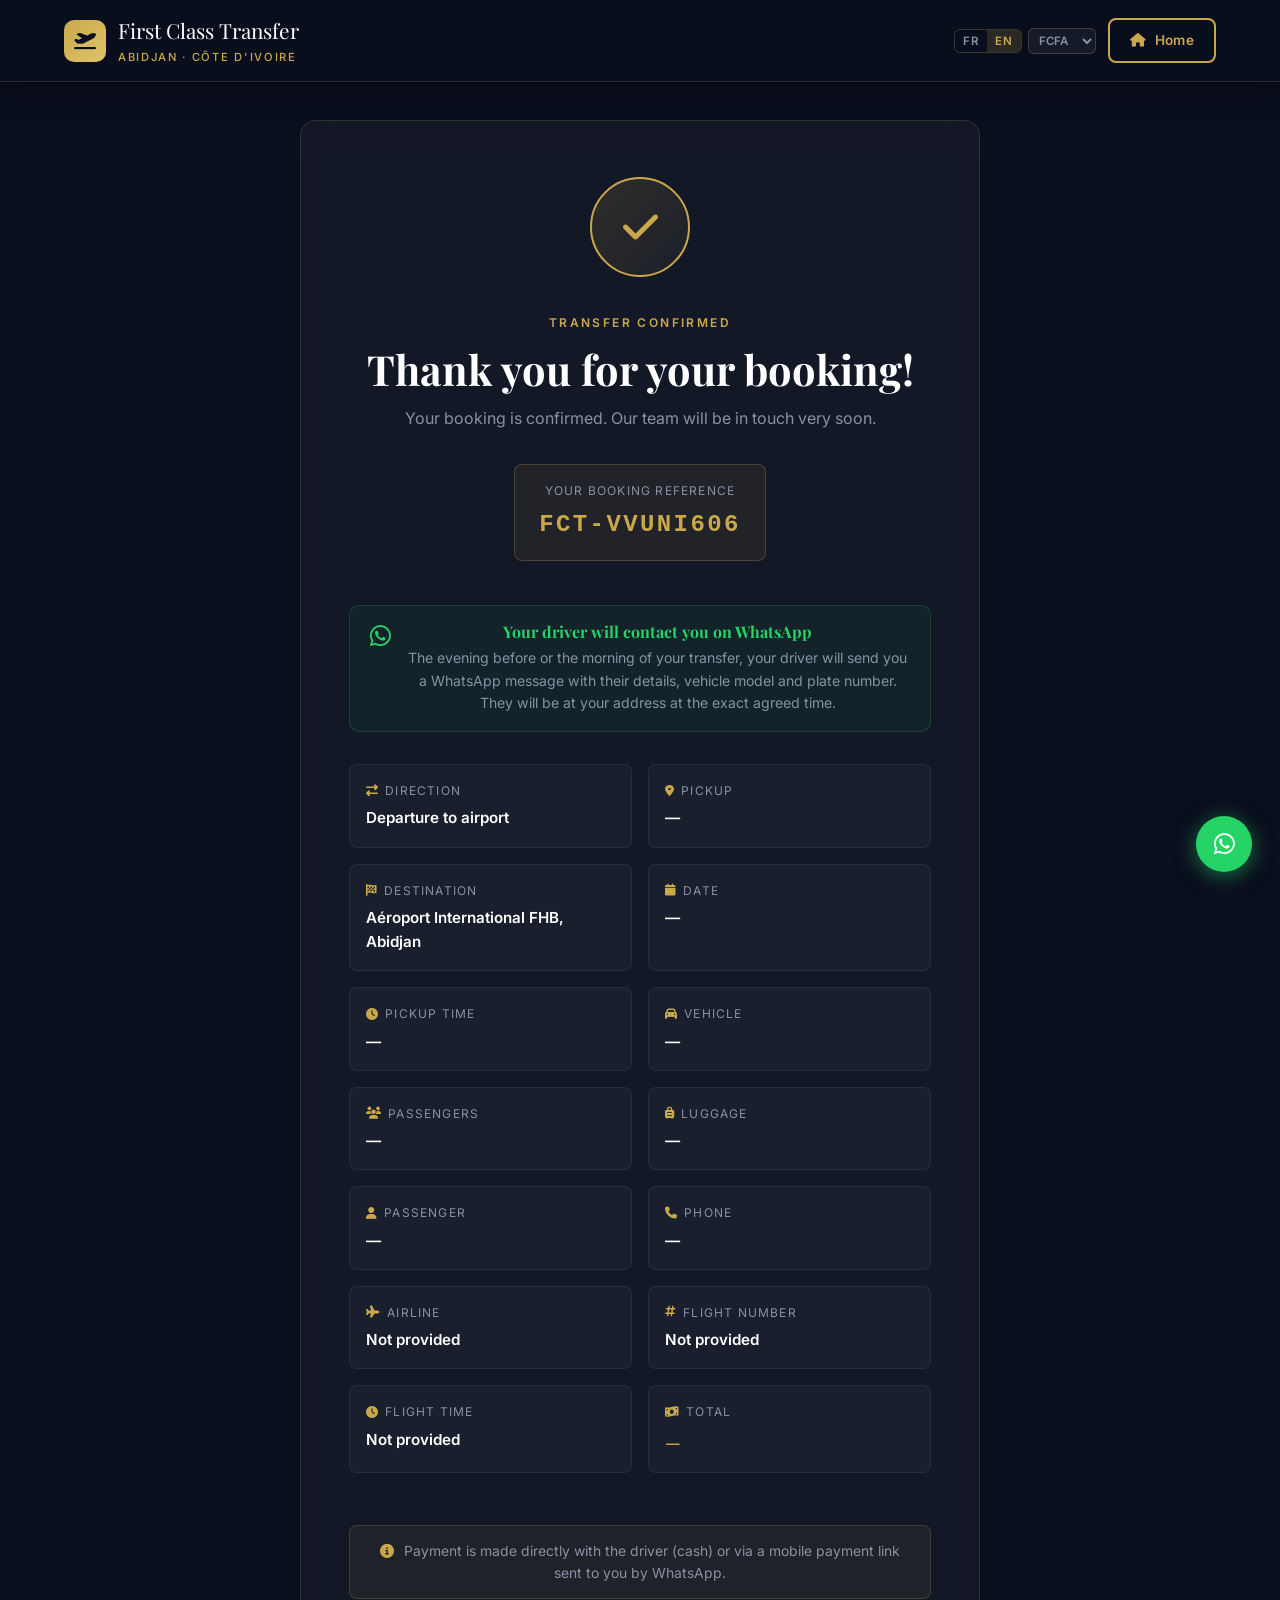
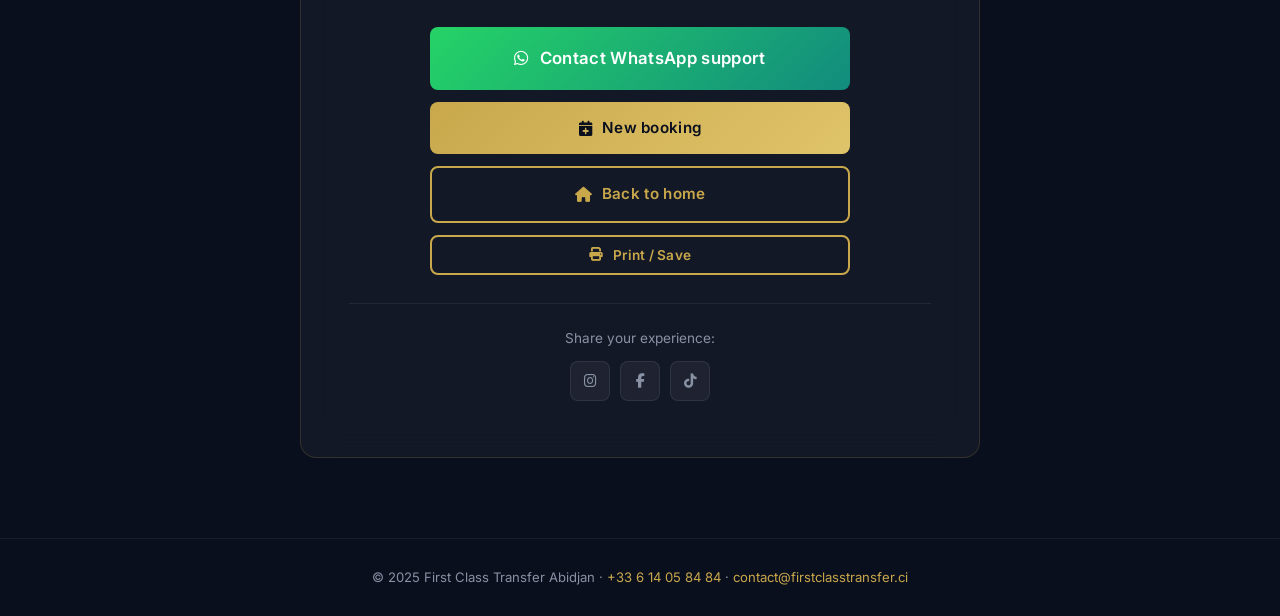
<file: confirmation.html>
<!DOCTYPE html>
<html lang="fr">
<head>
  <meta charset="UTF-8" />
  <meta name="viewport" content="width=device-width, initial-scale=1.0, viewport-fit=cover" />
  <meta name="robots" content="noindex" />
  <title>Réservation Confirmée | First Class Transfer Abidjan</title>

  <link rel="preconnect" href="https://fonts.googleapis.com" />
  <link rel="preconnect" href="https://fonts.gstatic.com" crossorigin />
  <link href="https://fonts.googleapis.com/css2?family=Inter:wght@300;400;500;600;700&family=Playfair+Display:ital,wght@0,400;0,600;0,700;1,400&display=swap" rel="stylesheet" />
  <link rel="stylesheet" href="https://cdnjs.cloudflare.com/ajax/libs/font-awesome/6.5.1/css/all.min.css" crossorigin="anonymous" />
  <link rel="stylesheet" href="assets/css/style.css" />
</head>
<body>

  <!-- NAVBAR -->
  <nav class="navbar scrolled" role="navigation">
    <div class="nav-container">
      <a href="index.html" class="nav-logo">
        <div class="logo-icon"><i class="fas fa-plane-departure"></i></div>
        <div>First Class Transfer <span>Abidjan · Côte d'Ivoire</span></div>
      </a>
      <div class="nav-cta">
        <a href="index.html" class="btn btn-outline btn-sm">
          <i class="fas fa-home"></i> <span data-i18n="conf_nav_home">Accueil</span>
        </a>
      </div>
    </div>
  </nav>

  <!-- CONFIRMATION MAIN -->
  <main class="confirmation-main" id="main-content">
    <div class="container">
      <div class="confirmation-card glass-card">

        <!-- Success Icon -->
        <div class="success-animation" aria-hidden="true">
          <i class="fas fa-check"></i>
        </div>

        <!-- Title -->
        <span class="section-label" data-i18n="conf_label">Transfert confirmé</span>
        <h1 style="font-size:clamp(1.8rem,4vw,2.6rem);margin-bottom:12px;" data-i18n="conf_title">
          Merci pour votre réservation !
        </h1>
        <p style="color:var(--text-muted);font-size:1rem;margin-bottom:8px;" id="conf-subtitle" data-i18n="conf_subtitle">
          Votre réservation a été enregistrée avec succès.
        </p>

        <!-- Booking Reference -->
        <div class="booking-ref" aria-label="Numéro de référence">
          <span class="ref-label" data-i18n="conf_ref_label">Votre référence de réservation</span>
          <span class="ref-number" id="conf-ref">FCT-XXXXXXXX</span>
        </div>

        <!-- Arrival card (shown for arrival direction) -->
        <div id="conf-arrival-card" style="display:none;margin:20px 0;padding:16px 20px;background:rgba(201,168,76,0.07);border:1px solid rgba(201,168,76,0.25);border-radius:10px;">
          <div style="display:flex;align-items:flex-start;gap:14px;">
            <i class="fas fa-id-card" style="font-size:1.5rem;color:var(--gold);flex-shrink:0;margin-top:2px;"></i>
            <div>
              <h4 style="color:var(--gold);margin-bottom:6px;" data-i18n="conf_arr_h">Votre chauffeur vous attendra dans le hall d'arrivée</h4>
              <p style="color:var(--text-muted);font-size:0.88rem;line-height:1.6;" id="conf-arrival-p">
                Il sera présent avec une pancarte à votre nom (<strong id="conf-pancarte-name">—</strong>) et le logo First Class Transfer.
                Il vous aidera avec vos bagages et vous contactera sur WhatsApp dès votre atterrissage.
              </p>
            </div>
          </div>
        </div>

        <!-- Departure card (shown for departure direction) -->
        <div id="conf-departure-card" style="display:none;margin:20px 0;padding:16px 20px;background:rgba(37,211,102,0.06);border:1px solid rgba(37,211,102,0.2);border-radius:10px;">
          <div style="display:flex;align-items:flex-start;gap:14px;">
            <i class="fab fa-whatsapp" style="font-size:1.5rem;color:#25d366;flex-shrink:0;margin-top:2px;"></i>
            <div>
              <h4 style="color:#25d366;margin-bottom:6px;" data-i18n="conf_dep_h">Votre chauffeur vous contactera sur WhatsApp</h4>
              <p style="color:var(--text-muted);font-size:0.88rem;line-height:1.6;" data-i18n="conf_dep_p">
                La veille ou le matin de votre transfert, votre chauffeur vous enverra un message WhatsApp avec ses coordonnées, le numéro et le modèle du véhicule. Il sera à votre adresse à l'heure exacte convenue.
              </p>
            </div>
          </div>
        </div>

        <!-- Trip Details Grid -->
        <div class="trip-details-grid" id="details-grid">
          <div class="detail-item">
            <div class="detail-label"><i class="fas fa-exchange-alt"></i> <span data-i18n="conf_det_dir">Direction</span></div>
            <div class="detail-value" id="conf-direction">—</div>
          </div>
          <div class="detail-item">
            <div class="detail-label"><i class="fas fa-map-marker-alt"></i> <span data-i18n="conf_det_pickup">Départ</span></div>
            <div class="detail-value" id="conf-pickup">—</div>
          </div>
          <div class="detail-item">
            <div class="detail-label"><i class="fas fa-flag-checkered"></i> <span data-i18n="conf_det_dest">Destination</span></div>
            <div class="detail-value" id="conf-destination">—</div>
          </div>
          <div class="detail-item">
            <div class="detail-label"><i class="fas fa-calendar"></i> <span data-i18n="conf_det_date">Date</span></div>
            <div class="detail-value" id="conf-date">—</div>
          </div>
          <div class="detail-item">
            <div class="detail-label"><i class="fas fa-clock"></i> <span data-i18n="conf_det_time">Heure de prise en charge</span></div>
            <div class="detail-value" id="conf-time">—</div>
          </div>
          <div class="detail-item">
            <div class="detail-label"><i class="fas fa-car"></i> <span data-i18n="conf_det_veh">Véhicule</span></div>
            <div class="detail-value" id="conf-vehicle">—</div>
          </div>
          <div class="detail-item">
            <div class="detail-label"><i class="fas fa-users"></i> <span data-i18n="conf_det_pax">Passagers</span></div>
            <div class="detail-value" id="conf-passengers">—</div>
          </div>
          <div class="detail-item">
            <div class="detail-label"><i class="fas fa-suitcase-rolling"></i> <span data-i18n="conf_det_luggage">Bagages</span></div>
            <div class="detail-value" id="conf-luggage">—</div>
          </div>
          <div class="detail-item">
            <div class="detail-label"><i class="fas fa-user"></i> <span data-i18n="conf_det_passager">Passager</span></div>
            <div class="detail-value" id="conf-name">—</div>
          </div>
          <div class="detail-item">
            <div class="detail-label"><i class="fas fa-phone"></i> <span data-i18n="conf_det_phone">Téléphone</span></div>
            <div class="detail-value" id="conf-phone">—</div>
          </div>
          <div class="detail-item">
            <div class="detail-label"><i class="fas fa-plane"></i> <span data-i18n="conf_det_airline">Compagnie aérienne</span></div>
            <div class="detail-value" id="conf-airline">—</div>
          </div>
          <div class="detail-item">
            <div class="detail-label"><i class="fas fa-hashtag"></i> <span data-i18n="conf_det_flight">Numéro de vol</span></div>
            <div class="detail-value" id="conf-flight">—</div>
          </div>
          <div class="detail-item">
            <div class="detail-label"><i class="fas fa-clock"></i> <span data-i18n="conf_det_flight_time">Heure de vol</span></div>
            <div class="detail-value" id="conf-flight-time">—</div>
          </div>
          <div class="detail-item">
            <div class="detail-label"><i class="fas fa-money-bill-wave"></i> <span data-i18n="conf_det_total">Total</span></div>
            <div class="detail-value" style="color:var(--gold);font-family:var(--font-heading);font-size:1.1rem;" id="conf-amount">—</div>
          </div>
        </div>

        <!-- Notification sent badges -->
        <div id="conf-notif-badges" style="display:flex;flex-wrap:wrap;gap:8px;justify-content:center;margin-top:16px;"></div>

        <!-- Payment status (dynamically updated by JS) -->
        <div id="conf-payment-note" style="margin-top:20px;padding:14px 16px;border-radius:8px;font-size:0.87rem;line-height:1.6;text-align:center;background:rgba(201,168,76,0.07);border:1px solid rgba(201,168,76,0.2);color:var(--text-muted);">
          <i class="fas fa-info-circle" style="color:var(--gold);margin-right:6px;"></i>
          <span data-i18n="conf_payment">Le paiement s'effectuera directement avec le chauffeur (espèces) ou via un lien de paiement mobile qui vous sera envoyé par WhatsApp.</span>
        </div>

        <!-- Actions -->
        <div class="confirmation-actions" style="margin-top:28px;">
          <a href="#" class="btn btn-whatsapp btn-lg" id="btn-whatsapp-support" style="width:100%;max-width:420px;justify-content:center;">
            <i class="fab fa-whatsapp"></i> <span data-i18n="conf_wa_btn">Contacter le support WhatsApp</span>
          </a>
          <a href="booking.html" class="btn btn-primary" style="width:100%;max-width:420px;justify-content:center;">
            <i class="fas fa-calendar-plus"></i> <span data-i18n="conf_new_btn">Nouvelle réservation</span>
          </a>
          <a href="index.html" class="btn btn-outline" style="width:100%;max-width:420px;justify-content:center;">
            <i class="fas fa-home"></i> <span data-i18n="conf_home_btn">Retour à l'accueil</span>
          </a>
          <button class="btn btn-outline btn-sm" id="btn-print" style="width:100%;max-width:420px;justify-content:center;" onclick="window.print()">
            <i class="fas fa-print"></i> <span data-i18n="conf_print_btn">Imprimer / Sauvegarder</span>
          </button>
        </div>

        <!-- Social sharing nudge -->
        <div style="margin-top:28px;padding-top:24px;border-top:1px solid rgba(255,255,255,0.07);">
          <p style="font-size:0.85rem;color:var(--text-muted);margin-bottom:12px;" data-i18n="conf_share">Partagez votre expérience :</p>
          <div style="display:flex;justify-content:center;gap:10px;">
            <a href="#" class="social-btn" aria-label="Instagram"><i class="fab fa-instagram"></i></a>
            <a href="#" class="social-btn" aria-label="Facebook"><i class="fab fa-facebook-f"></i></a>
            <a href="#" class="social-btn" aria-label="TikTok"><i class="fab fa-tiktok"></i></a>
          </div>
        </div>

      </div>
    </div>
  </main>

  <!-- FOOTER MINI -->
  <footer style="padding:28px 0;border-top:1px solid rgba(255,255,255,0.06);text-align:center;">
    <div class="container">
      <p style="font-size:0.82rem;color:var(--text-muted);">
        © 2025 First Class Transfer Abidjan ·
        <a href="https://wa.me/33614058484" style="color:var(--gold);" target="_blank" rel="noopener noreferrer">+33 6 14 05 84 84</a> ·
        <a href="mailto:contact@firstclasstransfer.ci" style="color:var(--gold);">contact@firstclasstransfer.ci</a>
      </p>
    </div>
  </footer>

  <!-- Floating WhatsApp -->
  <a href="https://wa.me/33614058484"
     class="float-whatsapp" target="_blank" rel="noopener noreferrer" aria-label="WhatsApp Support"
     id="float-wa-btn">
    <i class="fab fa-whatsapp"></i>
  </a>

  <script src="assets/js/i18n.js"></script>
  <script>
    const WA_NUMBER = '33614058484';

    const ZONE_LABELS = {
      zone1: 'Zone 1 — Plateau / Cocody / Marcory',
      zone2: 'Zone 2 — Yopougon / Adjamé / Abobo',
      zone3: 'Zone 3 — Bingerville / Port-Bouët',
      zone4: 'Zone 4 — Grand-Bassam / Assinie',
    };

    function t(key) {
      return window.fctI18n ? window.fctI18n.t(key) : key;
    }

    function formatDate(dateStr) {
      if (!dateStr) return '—';
      const d = new Date(dateStr + 'T00:00:00');
      const lang = window.fctI18n ? window.fctI18n.currentLang() : 'fr';
      return d.toLocaleDateString(lang === 'en' ? 'en-GB' : 'fr-FR', { day: '2-digit', month: 'long', year: 'numeric' });
    }

    function getVehicleLabel(v) {
      switch (v) {
        case 'basic':    return 'Économique (Toyota Corolla / Hyundai i20)';
        case 'premium':  return 'Premium (Mercedes-Benz Classe V 300d XL)';
        case 'business': return 'Business (Mercedes Classe E / BMW Série 5)';
        default:         return v || '—';
      }
    }

    function populatePage() {
      const booking = JSON.parse(localStorage.getItem('lastBooking') || '{}');
      const isArrival = booking.direction === 'arrival';

      // Reference
      document.getElementById('conf-ref').textContent = booking.bookingRef
        || 'FCT-' + Math.random().toString(36).substring(2, 10).toUpperCase();

      // Subtitle with notification channels
      const channels = [];
      if (booking.notifWhatsapp) channels.push('WhatsApp');
      if (booking.notifEmail && booking.email) channels.push('email');

      const subtitleEl = document.getElementById('conf-subtitle');
      if (channels.length > 0) {
        const channelText = channels.join(t('_and') || ' & ');
        subtitleEl.innerHTML = `${t('js_saved_pre')} <strong style="color:var(--gold)">${channelText}</strong> ${t('js_saved_post')}`;
      } else {
        subtitleEl.textContent = t('js_saved_none');
      }

      // Notification badges
      const badgesEl = document.getElementById('conf-notif-badges');
      if (badgesEl) {
        badgesEl.innerHTML = '';
        if (booking.notifWhatsapp) {
          badgesEl.innerHTML += `<span style="display:inline-flex;align-items:center;gap:6px;background:rgba(37,211,102,0.1);border:1px solid rgba(37,211,102,0.3);border-radius:50px;padding:6px 14px;font-size:0.8rem;color:#25d366;"><i class="fab fa-whatsapp"></i> ${t('js_wa_confirm')}</span>`;
        }
        if (booking.notifEmail && booking.email) {
          badgesEl.innerHTML += `<span style="display:inline-flex;align-items:center;gap:6px;background:rgba(201,168,76,0.1);border:1px solid rgba(201,168,76,0.3);border-radius:50px;padding:6px 14px;font-size:0.8rem;color:var(--gold);"><i class="fas fa-envelope"></i> ${t('js_email_confirm')} : ${booking.email}</span>`;
        }
      }

      // Direction-specific cards
      if (isArrival) {
        document.getElementById('conf-arrival-card').style.display = 'block';
        const pancarteEl = document.getElementById('conf-pancarte-name');
        if (pancarteEl) pancarteEl.textContent = booking.name || '—';
        // Update arrival paragraph with translated name label
        const arrP = document.getElementById('conf-arrival-p');
        if (arrP) {
          arrP.innerHTML = `${t('conf_arr_p').replace(/\.$/, '')} (<strong>${booking.name || '—'}</strong>).`;
        }
      } else {
        document.getElementById('conf-departure-card').style.display = 'block';
      }

      // Pickup/destination
      let pickupDisplay = '—';
      if (booking.pickupMethod === 'neighborhood' && booking.neighborhood) {
        pickupDisplay = booking.neighborhood;
      } else if (booking.pickupMethod === 'address' && booking.address) {
        pickupDisplay = booking.address;
      } else if (booking.zone && ZONE_LABELS[booking.zone]) {
        pickupDisplay = ZONE_LABELS[booking.zone];
      }

      const departureLoc = isArrival ? 'Aéroport International FHB, Abidjan' : pickupDisplay;
      const destinationLoc = isArrival ? pickupDisplay : 'Aéroport International FHB, Abidjan';

      // Fill details
      document.getElementById('conf-direction').textContent = isArrival
        ? t('js_dir_arrival') : t('js_dir_departure');
      document.getElementById('conf-pickup').textContent = departureLoc;
      document.getElementById('conf-destination').textContent = destinationLoc;
      document.getElementById('conf-date').textContent = formatDate(booking.date);
      document.getElementById('conf-time').textContent = booking.time || '—';
      document.getElementById('conf-vehicle').textContent = getVehicleLabel(booking.vehicle);

      const paxNum = parseInt(booking.passengers);
      document.getElementById('conf-passengers').textContent = isNaN(paxNum) ? '—'
        : paxNum + ' ' + (paxNum > 1 ? t('js_pax_p') : t('js_pax_s'));

      const lgVal = parseInt(booking.luggage);
      document.getElementById('conf-luggage').textContent = isNaN(lgVal) ? '—'
        : lgVal === 0 ? t('js_no_luggage')
        : lgVal === 1 ? '1 ' + t('js_luggage_s')
        : lgVal + ' ' + t('js_luggage_p');

      document.getElementById('conf-name').textContent = booking.name || '—';
      document.getElementById('conf-phone').textContent = booking.phone || '—';
      document.getElementById('conf-airline').textContent = booking.airline || t('js_not_provided');
      document.getElementById('conf-flight').textContent = booking.flightNumber || t('js_not_provided');
      document.getElementById('conf-flight-time').textContent = booking.flightTime || t('js_not_provided');
      document.getElementById('conf-amount').textContent = booking.totalPrice
        ? booking.totalPrice.toLocaleString('fr-FR') + ' FCFA' : '—';

      // WhatsApp support link
      const ref = document.getElementById('conf-ref').textContent;
      const totalStr = booking.totalPrice
        ? booking.totalPrice.toLocaleString('fr-FR') + ' FCFA' : '—';

      const waMsg = [
        'Hello First Class Transfer 👋',
        '',
        "Confirmed booking:",
        '📋 Ref: ' + ref,
        '⇔ ' + (isArrival ? t('js_dir_arrival') : t('js_dir_departure')),
        '📍 Pickup: ' + departureLoc,
        '🏁 Destination: ' + destinationLoc,
        '📅 Date: ' + formatDate(booking.date),
        '🕐 Time: ' + (booking.time || '—'),
        '🚗 Vehicle: ' + getVehicleLabel(booking.vehicle),
        '👤 Name: ' + (booking.name || '—'),
        '📱 Phone: ' + (booking.phone || '—'),
        '✈️ Airline: ' + (booking.airline || t('js_not_provided')),
        '🔢 Flight: ' + (booking.flightNumber || t('js_not_provided')),
        '⏰ Flight time: ' + (booking.flightTime || t('js_not_provided')),
        '💰 Total: ' + totalStr,
        '',
        'Thank you!',
      ].join('\n');

      const waUrl = 'https://wa.me/' + WA_NUMBER + '?text=' + encodeURIComponent(waMsg);
      document.getElementById('btn-whatsapp-support').href = waUrl;
      document.getElementById('float-wa-btn').href = waUrl;

      // Payment status banner
      const payNote = document.getElementById('conf-payment-note');
      if (payNote && booking.paymentMethod === 'online' && booking.paymentStatus === 'paid') {
        payNote.style.background = 'rgba(37,211,102,0.08)';
        payNote.style.borderColor = 'rgba(37,211,102,0.3)';
        payNote.innerHTML = `
          <i class="fas fa-check-circle" style="color:#25d366;margin-right:6px;"></i>
          <strong style="color:#25d366;">Paiement confirmé</strong>
          — votre transfert est réservé et payé.
          ${booking.transactionId ? `<br><small style="opacity:0.7;">ID transaction : ${booking.transactionId}</small>` : ''}`;
      }
    }

    // Run on load, and again if language changes
    window.addEventListener('DOMContentLoaded', populatePage);
    document.addEventListener('fct:lang-changed', populatePage);
  </script>
</body>
</html>
</file>
<file: assets/css/style.css>
/* =========================================
   FIRST CLASS TRANSFER ABIDJAN - MAIN CSS
   Luxury Dark Theme with Gold Accents
   ========================================= */

/* --- CSS Variables --- */
:root {
  --navy: #0a0f1e;
  --navy-mid: #111827;
  --navy-light: #1a2340;
  --navy-card: #131b2e;
  --gold: #c9a84c;
  --gold-light: #e0c46a;
  --gold-dark: #a8893a;
  --gold-glow: rgba(201, 168, 76, 0.25);
  --white: #ffffff;
  --off-white: #f0ede6;
  --text-muted: #8892a4;
  --text-secondary: #b0bec5;
  --glass-bg: rgba(255, 255, 255, 0.04);
  --glass-border: rgba(201, 168, 76, 0.18);
  --glass-blur: blur(16px);
  --success: #2ecc71;
  --error: #e74c3c;
  --font-heading: 'Playfair Display', serif;
  --font-body: 'Inter', sans-serif;
  --transition: 0.35s cubic-bezier(0.4, 0, 0.2, 1);
  --radius: 16px;
  --radius-sm: 8px;
  --shadow-gold: 0 4px 32px rgba(201, 168, 76, 0.18);
  --shadow-card: 0 8px 40px rgba(0, 0, 0, 0.45);
}

/* --- Reset & Base --- */
*, *::before, *::after {
  margin: 0;
  padding: 0;
  box-sizing: border-box;
}

html {
  scroll-behavior: smooth;
  font-size: 16px;
  overflow-x: hidden;
  overflow-x: clip; /* override: clip is more reliable on iOS Safari */
  max-width: 100%;
}

body {
  font-family: var(--font-body);
  background-color: var(--navy);
  color: var(--white);
  line-height: 1.6;
  overflow-x: hidden;
  overflow-x: clip;
  position: relative;
  max-width: 100%;
}

img {
  max-width: 100%;
  display: block;
}

a {
  text-decoration: none;
  color: inherit;
}

ul {
  list-style: none;
}

/* --- Scrollbar --- */
::-webkit-scrollbar {
  width: 6px;
}
::-webkit-scrollbar-track {
  background: var(--navy);
}
::-webkit-scrollbar-thumb {
  background: var(--gold-dark);
  border-radius: 3px;
}

/* --- Typography --- */
h1, h2, h3, h4 {
  font-family: var(--font-heading);
  line-height: 1.2;
}

.section-label {
  display: inline-block;
  font-size: 0.75rem;
  font-weight: 600;
  letter-spacing: 0.2em;
  text-transform: uppercase;
  color: var(--gold);
  margin-bottom: 0.75rem;
}

.section-title {
  font-size: clamp(2rem, 4vw, 3rem);
  color: var(--white);
  margin-bottom: 1rem;
}

.section-subtitle {
  font-size: 1.05rem;
  color: var(--text-muted);
  max-width: 560px;
  margin: 0 auto;
}

.gold { color: var(--gold); }

/* --- Layout --- */
.container {
  width: 100%;
  max-width: 1200px;
  margin: 0 auto;
  padding: 0 24px;
}

section {
  padding: 100px 0;
}

.text-center { text-align: center; }

/* --- Gold Divider --- */
.gold-line {
  width: 60px;
  height: 3px;
  background: linear-gradient(90deg, var(--gold), var(--gold-light));
  margin: 0 auto 2rem;
  border-radius: 2px;
}

/* --- Buttons --- */
.btn {
  display: inline-flex;
  align-items: center;
  gap: 10px;
  padding: 14px 32px;
  border-radius: var(--radius-sm);
  font-family: var(--font-body);
  font-size: 0.95rem;
  font-weight: 600;
  cursor: pointer;
  border: none;
  transition: var(--transition);
  letter-spacing: 0.02em;
  white-space: nowrap;
}

.btn-primary {
  background: linear-gradient(135deg, var(--gold), var(--gold-light));
  color: var(--navy);
}
.btn-primary:hover {
  transform: translateY(-2px);
  box-shadow: 0 8px 28px rgba(201, 168, 76, 0.5);
  background: linear-gradient(135deg, var(--gold-light), var(--gold));
}

.btn-outline {
  background: transparent;
  color: var(--gold);
  border: 2px solid var(--gold);
}
.btn-outline:hover {
  background: var(--gold-glow);
  transform: translateY(-2px);
}

.btn-whatsapp {
  background: linear-gradient(135deg, #25d366, #128c7e);
  color: var(--white);
}
.btn-whatsapp:hover {
  transform: translateY(-2px);
  box-shadow: 0 8px 28px rgba(37, 211, 102, 0.4);
}

.btn-lg {
  padding: 18px 44px;
  font-size: 1.05rem;
}

.btn-sm {
  padding: 10px 20px;
  font-size: 0.85rem;
}

/* --- Glassmorphism Card --- */
.glass-card {
  background: var(--glass-bg);
  border: 1px solid var(--glass-border);
  backdrop-filter: var(--glass-blur);
  -webkit-backdrop-filter: var(--glass-blur);
  border-radius: var(--radius);
  transition: var(--transition);
}

.glass-card:hover {
  border-color: rgba(201, 168, 76, 0.4);
  transform: translateY(-4px);
  box-shadow: var(--shadow-gold);
}

/* =========================================
   NAVBAR
   ========================================= */
.navbar {
  position: fixed;
  top: 0;
  left: 0;
  right: 0;
  z-index: 1000;
  padding: 20px 0;
  padding-left: env(safe-area-inset-left);
  padding-right: env(safe-area-inset-right);
  transition: var(--transition);
}

.navbar.scrolled {
  background: rgba(10, 15, 30, 0.95);
  backdrop-filter: blur(20px);
  -webkit-backdrop-filter: blur(20px);
  padding: 14px 0;
  border-bottom: 1px solid var(--glass-border);
  box-shadow: 0 4px 30px rgba(0,0,0,0.4);
}

.nav-container {
  display: flex;
  align-items: center;
  justify-content: space-between;
  max-width: 1200px;
  margin: 0 auto;
  padding: 0 24px;
}

.nav-logo {
  display: flex;
  align-items: center;
  gap: 12px;
  font-family: var(--font-heading);
  font-size: 1.3rem;
  color: var(--white);
}

.nav-logo .logo-icon {
  width: 42px;
  height: 42px;
  background: linear-gradient(135deg, var(--gold), var(--gold-light));
  border-radius: 10px;
  display: flex;
  align-items: center;
  justify-content: center;
  color: var(--navy);
  font-size: 1.1rem;
}

.nav-logo span {
  color: var(--gold);
  display: block;
  font-size: 0.7rem;
  letter-spacing: 0.15em;
  text-transform: uppercase;
  font-family: var(--font-body);
  font-weight: 500;
  margin-top: 2px;
}

.nav-links {
  display: flex;
  align-items: center;
  gap: 36px;
}

.nav-links a {
  font-size: 0.9rem;
  font-weight: 500;
  color: var(--text-secondary);
  transition: color var(--transition);
  position: relative;
}

.nav-links a::after {
  content: '';
  position: absolute;
  bottom: -4px;
  left: 0;
  width: 0;
  height: 2px;
  background: var(--gold);
  transition: width var(--transition);
}

.nav-links a:hover {
  color: var(--gold);
}
.nav-links a:hover::after {
  width: 100%;
}

.nav-cta {
  display: flex;
  align-items: center;
  gap: 12px;
}

/* ─── i18n Switcher ─────────────────────────────────────── */
.i18n-switcher {
  display: flex;
  align-items: center;
  gap: 6px;
}

.i18n-lang-group {
  display: flex;
  border: 1px solid rgba(201,168,76,0.25);
  border-radius: 6px;
  overflow: hidden;
}

.i18n-lang-btn {
  background: transparent;
  border: none;
  color: var(--text-muted);
  font-size: 0.72rem;
  font-weight: 600;
  letter-spacing: 0.05em;
  padding: 4px 8px;
  cursor: pointer;
  transition: background var(--transition), color var(--transition);
  font-family: var(--font-body);
}

.i18n-lang-btn.active,
.i18n-lang-btn:hover {
  background: rgba(201,168,76,0.18);
  color: var(--gold);
}

.i18n-currency-select {
  background: rgba(255,255,255,0.05);
  border: 1px solid rgba(201,168,76,0.25);
  border-radius: 6px;
  color: var(--text-muted);
  font-size: 0.72rem;
  font-weight: 600;
  padding: 4px 6px;
  cursor: pointer;
  font-family: var(--font-body);
  transition: border-color var(--transition), color var(--transition);
}

.i18n-currency-select:hover,
.i18n-currency-select:focus {
  border-color: var(--gold);
  color: var(--gold);
  outline: none;
}

.i18n-currency-select option {
  background: var(--navy-mid);
  color: var(--white);
}

@media (max-width: 768px) {
  .i18n-switcher { gap: 4px; }
  .i18n-lang-btn { padding: 3px 6px; font-size: 0.68rem; }
  .i18n-currency-select { font-size: 0.68rem; padding: 3px 4px; }
}
/* ────────────────────────────────────────────────────────── */

.nav-hamburger {
  display: none;
  background: none;
  border: none;
  cursor: pointer;
  flex-direction: column;
  gap: 5px;
  padding: 4px;
}

.nav-hamburger span {
  display: block;
  width: 24px;
  height: 2px;
  background: var(--gold);
  border-radius: 2px;
  transition: var(--transition);
}

.nav-mobile {
  display: none;
  position: fixed;
  top: 0;
  left: 0;
  right: 0;
  bottom: 0;
  background: rgba(10, 15, 30, 0.98);
  z-index: 999;
  flex-direction: column;
  align-items: center;
  justify-content: center;
  gap: 32px;
}

.nav-mobile.active {
  display: flex;
}

.nav-mobile a {
  font-family: var(--font-heading);
  font-size: 2rem;
  color: var(--white);
  transition: color var(--transition);
}
.nav-mobile a:hover {
  color: var(--gold);
}

.nav-mobile-close {
  position: absolute;
  top: 24px;
  right: 24px;
  background: none;
  border: none;
  color: var(--gold);
  font-size: 1.8rem;
  cursor: pointer;
}

/* =========================================
   HERO SECTION
   ========================================= */
.hero {
  min-height: 100vh;
  position: relative;
  display: flex;
  align-items: center;
  overflow: hidden;
  overflow: clip; /* iOS Safari: clip animated abs-positioned children */
  background: var(--navy);
  isolation: isolate; /* force stacking context so overflow:clip applies */
  contain: layout paint; /* prevent children from affecting outer layout */
}

.hero-bg {
  position: absolute;
  inset: 0;
  background-image: url('https://images.unsplash.com/photo-1563720223185-11003d516935?auto=format&fit=crop&w=1920&q=75');
  background-size: cover;
  background-position: center 60%;
  background-repeat: no-repeat;
}
.hero-bg::after {
  content: '';
  position: absolute;
  inset: 0;
  background:
    linear-gradient(90deg, rgba(10,15,30,0.97) 0%, rgba(10,15,30,0.75) 55%, rgba(10,15,30,0.5) 100%),
    radial-gradient(ellipse 80% 60% at 60% 40%, rgba(201,168,76,0.07) 0%, transparent 60%);
}

.hero-grid-overlay {
  position: absolute;
  inset: 0;
  background-image:
    linear-gradient(rgba(201, 168, 76, 0.04) 1px, transparent 1px),
    linear-gradient(90deg, rgba(201, 168, 76, 0.04) 1px, transparent 1px);
  background-size: 60px 60px;
  mask-image: radial-gradient(ellipse 80% 80% at center, black, transparent);
}

.hero-content {
  position: relative;
  z-index: 2;
  max-width: 1200px;
  margin: 0 auto;
  padding: 0 24px;
  padding-top: 120px;
  display: grid;
  grid-template-columns: 1fr 1fr;
  gap: 60px;
  align-items: center;
  width: 100%;
}

.hero-text {
  animation: fadeInLeft 0.9s ease forwards;
}

.hero-badge {
  display: inline-flex;
  align-items: center;
  gap: 8px;
  background: rgba(201, 168, 76, 0.12);
  border: 1px solid rgba(201, 168, 76, 0.3);
  border-radius: 50px;
  padding: 8px 18px;
  font-size: 0.8rem;
  letter-spacing: 0.1em;
  text-transform: uppercase;
  color: var(--gold);
  margin-bottom: 28px;
  font-weight: 600;
  max-width: 100%;
  overflow: hidden;
  text-overflow: ellipsis;
  white-space: nowrap;
}

.hero-badge i {
  font-size: 0.9rem;
}

.hero-title {
  font-size: clamp(2.4rem, 5vw, 3.8rem);
  line-height: 1.15;
  margin-bottom: 24px;
}

.hero-title em {
  font-style: normal;
  color: var(--gold);
  position: relative;
}

.hero-description {
  font-size: 1.1rem;
  color: var(--text-muted);
  line-height: 1.75;
  margin-bottom: 40px;
  max-width: 480px;
}

.hero-actions {
  display: flex;
  gap: 16px;
  flex-wrap: wrap;
  margin-bottom: 48px;
}

.hero-stats {
  display: flex;
  gap: 40px;
}

.hero-stat {
  display: flex;
  flex-direction: column;
}

.hero-stat .num {
  font-family: var(--font-heading);
  font-size: 2rem;
  color: var(--gold);
  font-weight: 700;
}

.hero-stat .label {
  font-size: 0.8rem;
  color: var(--text-muted);
  text-transform: uppercase;
  letter-spacing: 0.08em;
}

/* Hero booking card */
.hero-booking-card {
  background: rgba(255,255,255,0.04);
  border: 1px solid var(--glass-border);
  backdrop-filter: var(--glass-blur);
  border-radius: var(--radius);
  padding: 36px;
  animation: fadeInRight 0.9s ease forwards;
  box-shadow: var(--shadow-card);
}

.hero-booking-card h3 {
  font-family: var(--font-heading);
  font-size: 1.4rem;
  margin-bottom: 6px;
  color: var(--white);
}

.hero-booking-card p {
  font-size: 0.85rem;
  color: var(--text-muted);
  margin-bottom: 28px;
}

/* ─── Hero flight block ─────────────────────────── */
.hero-flight-block {
  background: rgba(201,168,76,0.06);
  border: 1px solid rgba(201,168,76,0.2);
  border-radius: var(--radius-sm);
  padding: 14px 16px;
  margin-bottom: 14px;
}

.hero-flight-header {
  display: flex;
  align-items: center;
  gap: 8px;
  font-size: 0.78rem;
  font-weight: 700;
  letter-spacing: 0.1em;
  text-transform: uppercase;
  color: var(--gold);
  margin-bottom: 12px;
}

.hero-flight-notice {
  display: flex;
  align-items: flex-start;
  gap: 8px;
  margin-top: 10px;
  padding: 10px 12px;
  background: rgba(10,15,30,0.4);
  border-radius: 6px;
  font-size: 0.78rem;
  color: var(--text-muted);
  line-height: 1.5;
}

.hero-flight-notice i {
  color: var(--gold);
  font-size: 0.9rem;
  margin-top: 2px;
  flex-shrink: 0;
}

.hero-flight-notice strong {
  color: var(--white);
}

.hero-arr-notice {
  display: flex;
  align-items: flex-start;
  gap: 8px;
  background: rgba(201,168,76,0.12);
  border: 1px solid rgba(201,168,76,0.3);
  border-radius: 8px;
  padding: 10px 12px;
  margin-bottom: 12px;
  font-size: 0.82rem;
  color: var(--light-gray, #ccc);
  line-height: 1.5;
}

.hero-arr-notice i {
  color: var(--gold);
  font-size: 0.9rem;
  margin-top: 2px;
  flex-shrink: 0;
}
/* ─────────────────────────────────────────────── */

.form-group {
  margin-bottom: 16px;
}

.form-group label {
  display: block;
  font-size: 0.78rem;
  font-weight: 600;
  color: var(--gold);
  letter-spacing: 0.08em;
  text-transform: uppercase;
  margin-bottom: 8px;
}

.form-group input,
.form-group select,
.form-group textarea {
  width: 100%;
  max-width: 100%;
  box-sizing: border-box;
  background: rgba(255,255,255,0.06);
  border: 1px solid rgba(255,255,255,0.1);
  border-radius: var(--radius-sm);
  padding: 13px 16px;
  color: var(--white);
  font-family: var(--font-body);
  font-size: 0.95rem;
  transition: border-color var(--transition);
  outline: none;
  -webkit-appearance: none;
  appearance: none;
}

.form-group input::placeholder,
.form-group textarea::placeholder {
  color: var(--text-muted);
}

.form-group input:focus,
.form-group select:focus,
.form-group textarea:focus {
  border-color: var(--gold);
  background: rgba(201, 168, 76, 0.05);
}

.form-group select option {
  background: var(--navy-card);
  color: var(--white);
}

/* ── Date & time inputs: force contain on iOS/Safari ── */
.form-group input[type="date"],
.form-group input[type="time"],
input[type="date"],
input[type="time"] {
  width: 100%;
  max-width: 100%;
  box-sizing: border-box;
  min-width: 0;
  -webkit-appearance: none;
  appearance: none;
  /* Safari adds padding-right for the native picker chevron —
     offset with padding so text doesn't collide */
  padding-right: 40px;
  /* Clip any overflow from the browser control */
  overflow: hidden;
}

/* Contain the parent */
.form-group {
  width: 100%;
  min-width: 0;
}

.form-row {
  display: grid;
  grid-template-columns: 1fr 1fr;
  gap: 12px;
  min-width: 0;
}

/* Ensure grid children never overflow their cell */
.form-row > * {
  min-width: 0;
}

/* =========================================
   HOW IT WORKS
   ========================================= */
.how-it-works {
  background: var(--navy-mid);
  position: relative;
  overflow: hidden;
}

.how-it-works::before {
  content: '';
  position: absolute;
  top: -50%;
  left: 50%;
  transform: translateX(-50%);
  width: 800px;
  height: 800px;
  background: radial-gradient(circle, rgba(201, 168, 76, 0.04) 0%, transparent 70%);
  pointer-events: none;
}

.steps-grid {
  display: grid;
  grid-template-columns: repeat(3, 1fr);
  gap: 32px;
  margin-top: 60px;
  position: relative;
}

.steps-grid::before {
  content: '';
  position: absolute;
  top: 52px;
  left: calc(16.67% + 32px);
  right: calc(16.67% + 32px);
  height: 1px;
  background: linear-gradient(90deg, transparent, var(--gold), transparent);
  opacity: 0.4;
}

.step-card {
  text-align: center;
  padding: 40px 28px;
  position: relative;
}

.step-number {
  width: 72px;
  height: 72px;
  background: linear-gradient(135deg, var(--gold-dark), var(--gold));
  border-radius: 50%;
  display: flex;
  align-items: center;
  justify-content: center;
  margin: 0 auto 24px;
  font-family: var(--font-heading);
  font-size: 1.5rem;
  font-weight: 700;
  color: var(--navy);
  position: relative;
  z-index: 1;
  box-shadow: 0 0 0 8px rgba(201, 168, 76, 0.12), var(--shadow-gold);
}

.step-icon {
  font-size: 1.5rem;
  color: var(--navy);
}

.step-card h3 {
  font-size: 1.25rem;
  margin-bottom: 12px;
  color: var(--white);
}

.step-card p {
  color: var(--text-muted);
  font-size: 0.95rem;
  line-height: 1.65;
}

/* =========================================
   FLEET SECTION
   ========================================= */
.fleet {
  background: var(--navy);
}

.fleet-grid {
  display: grid;
  grid-template-columns: repeat(3, 1fr);
  gap: 28px;
  margin-top: 60px;
}

.fleet-card {
  padding: 36px 28px;
  position: relative;
  overflow: hidden;
  cursor: pointer;
}

.fleet-card::before {
  content: '';
  position: absolute;
  top: 0;
  left: 0;
  right: 0;
  height: 3px;
  background: linear-gradient(90deg, var(--gold-dark), var(--gold-light));
  opacity: 0;
  transition: opacity var(--transition);
}

.fleet-card:hover::before,
.fleet-card.featured::before {
  opacity: 1;
}

.fleet-card.featured {
  border-color: rgba(201, 168, 76, 0.35);
  background: rgba(201, 168, 76, 0.05);
}

.fleet-badge {
  position: absolute;
  top: 12px;
  left: 12px;
  z-index: 3;
  display: inline-block;
  background: linear-gradient(135deg, var(--gold), var(--gold-light));
  color: var(--navy);
  font-size: 0.72rem;
  font-weight: 700;
  letter-spacing: 0.1em;
  text-transform: uppercase;
  padding: 4px 12px;
  border-radius: 50px;
  box-shadow: 0 2px 8px rgba(0,0,0,0.4);
}

.fleet-icon-wrap {
  width: 80px;
  height: 80px;
  background: rgba(201, 168, 76, 0.08);
  border: 1px solid rgba(201, 168, 76, 0.2);
  border-radius: 50%;
  display: flex;
  align-items: center;
  justify-content: center;
  margin-bottom: 24px;
  font-size: 2rem;
  color: var(--gold);
  transition: var(--transition);
}

.fleet-card:hover .fleet-icon-wrap {
  background: rgba(201, 168, 76, 0.15);
  transform: scale(1.05);
}

.fleet-card h3 {
  font-size: 1.5rem;
  margin-bottom: 8px;
}

.fleet-model {
  font-size: 0.85rem;
  color: var(--gold);
  margin-bottom: 16px;
  font-weight: 500;
}

.fleet-features {
  display: flex;
  flex-direction: column;
  gap: 8px;
  margin-bottom: 28px;
}

.fleet-features li {
  display: flex;
  align-items: center;
  gap: 10px;
  font-size: 0.9rem;
  color: var(--text-secondary);
}

.fleet-features li i {
  color: var(--gold);
  font-size: 0.8rem;
  flex-shrink: 0;
}

.fleet-price {
  display: flex;
  align-items: baseline;
  gap: 6px;
  margin-bottom: 24px;
}

.fleet-price .amount {
  font-family: var(--font-heading);
  font-size: 2rem;
  color: var(--gold);
  font-weight: 700;
}

.fleet-price .currency {
  font-size: 0.9rem;
  color: var(--text-muted);
}

/* =========================================
   PRICING TABLE
   ========================================= */
.pricing {
  background: var(--navy-mid);
}

.pricing-table {
  width: 100%;
  border-collapse: collapse;
  margin-top: 48px;
  overflow: hidden;
  border-radius: var(--radius);
  border: 1px solid var(--glass-border);
}

.pricing-table thead tr {
  background: rgba(201, 168, 76, 0.15);
  border-bottom: 2px solid var(--gold);
}

.pricing-table th {
  padding: 20px 24px;
  text-align: left;
  font-size: 0.8rem;
  font-weight: 700;
  letter-spacing: 0.12em;
  text-transform: uppercase;
  color: var(--gold);
}

.pricing-table td {
  padding: 20px 24px;
  font-size: 0.95rem;
  border-bottom: 1px solid rgba(255,255,255,0.05);
  color: var(--text-secondary);
  vertical-align: middle;
}

.pricing-table tbody tr {
  transition: background var(--transition);
}

.pricing-table tbody tr:hover {
  background: rgba(201, 168, 76, 0.04);
}

.pricing-table tbody tr:last-child td {
  border-bottom: none;
}

.zone-name {
  font-weight: 600;
  color: var(--white);
}

.zone-areas {
  font-size: 0.82rem;
  color: var(--text-muted);
  margin-top: 2px;
}

.price-cell {
  font-family: var(--font-heading);
  font-size: 1.1rem;
  color: var(--gold);
  font-weight: 700;
  white-space: nowrap;
}

.pricing-note {
  margin-top: 20px;
  padding: 16px 24px;
  background: rgba(201, 168, 76, 0.06);
  border: 1px solid rgba(201, 168, 76, 0.15);
  border-radius: var(--radius-sm);
  display: flex;
  align-items: center;
  gap: 12px;
  font-size: 0.9rem;
  color: var(--text-muted);
}

.pricing-note i {
  color: var(--gold);
  flex-shrink: 0;
}

/* =========================================
   TESTIMONIALS
   ========================================= */
.testimonials {
  background: var(--navy);
  overflow: hidden;
}

.testimonials-grid {
  display: grid;
  grid-template-columns: repeat(3, 1fr);
  gap: 24px;
  margin-top: 60px;
}

.testimonial-card {
  padding: 32px;
}

.testimonial-stars {
  display: flex;
  gap: 4px;
  margin-bottom: 20px;
  color: var(--gold);
  font-size: 0.9rem;
}

.testimonial-text {
  font-size: 0.95rem;
  color: var(--text-secondary);
  line-height: 1.75;
  margin-bottom: 24px;
  font-style: italic;
}

.testimonial-author {
  display: flex;
  align-items: center;
  gap: 14px;
}

.author-avatar {
  width: 46px;
  height: 46px;
  border-radius: 50%;
  background: linear-gradient(135deg, var(--gold-dark), var(--gold-light));
  display: flex;
  align-items: center;
  justify-content: center;
  font-family: var(--font-heading);
  font-size: 1.1rem;
  font-weight: 700;
  color: var(--navy);
  flex-shrink: 0;
}

.author-name {
  font-weight: 600;
  font-size: 0.95rem;
  color: var(--white);
}

.author-role {
  font-size: 0.8rem;
  color: var(--text-muted);
}

/* =========================================
   FAQ
   ========================================= */
.faq {
  background: var(--navy-mid);
}

.faq-grid {
  max-width: 800px;
  margin: 60px auto 0;
  display: flex;
  flex-direction: column;
  gap: 12px;
}

.faq-item {
  background: var(--glass-bg);
  border: 1px solid var(--glass-border);
  border-radius: var(--radius-sm);
  overflow: hidden;
  transition: border-color var(--transition);
}

.faq-item.active {
  border-color: rgba(201, 168, 76, 0.4);
}

.faq-question {
  display: flex;
  align-items: center;
  justify-content: space-between;
  padding: 20px 24px;
  cursor: pointer;
  font-weight: 600;
  font-size: 0.95rem;
  color: var(--white);
  transition: color var(--transition);
  gap: 16px;
}

.faq-question:hover {
  color: var(--gold);
}

.faq-question i {
  color: var(--gold);
  transition: transform var(--transition);
  flex-shrink: 0;
  font-size: 0.85rem;
}

.faq-item.active .faq-question i {
  transform: rotate(180deg);
}

.faq-answer {
  display: none;
  padding: 0 24px 20px;
  color: var(--text-muted);
  font-size: 0.92rem;
  line-height: 1.7;
}

.faq-item.active .faq-answer {
  display: block;
}

/* =========================================
   CTA BANNER
   ========================================= */
.cta-banner {
  background: linear-gradient(135deg, var(--navy-light) 0%, #1a2840 100%);
  border-top: 1px solid var(--glass-border);
  border-bottom: 1px solid var(--glass-border);
  padding: 80px 0;
  position: relative;
  overflow: hidden;
}

.cta-banner::before {
  content: '';
  position: absolute;
  top: 50%;
  left: 50%;
  transform: translate(-50%, -50%);
  width: 700px;
  height: 700px;
  background: radial-gradient(circle, rgba(201, 168, 76, 0.06) 0%, transparent 70%);
  pointer-events: none;
}

.cta-content {
  position: relative;
  z-index: 1;
  text-align: center;
}

.cta-content h2 {
  font-size: clamp(2rem, 4vw, 3rem);
  margin-bottom: 16px;
}

.cta-content p {
  color: var(--text-muted);
  margin-bottom: 36px;
  font-size: 1.05rem;
}

.cta-buttons {
  display: flex;
  justify-content: center;
  gap: 16px;
  flex-wrap: wrap;
}

/* =========================================
   FOOTER
   ========================================= */
.footer {
  background: #070b16;
  border-top: 1px solid rgba(201, 168, 76, 0.1);
  padding: 64px 0 32px;
}

.footer-grid {
  display: grid;
  grid-template-columns: 2fr 1fr 1fr 1.5fr;
  gap: 48px;
  margin-bottom: 48px;
}

.footer-brand p {
  color: var(--text-muted);
  font-size: 0.9rem;
  line-height: 1.7;
  margin: 20px 0 24px;
  max-width: 280px;
}

.footer-social {
  display: flex;
  gap: 12px;
}

.social-btn {
  width: 40px;
  height: 40px;
  border-radius: var(--radius-sm);
  background: rgba(255,255,255,0.05);
  border: 1px solid rgba(255,255,255,0.08);
  display: flex;
  align-items: center;
  justify-content: center;
  color: var(--text-muted);
  font-size: 0.9rem;
  transition: var(--transition);
  cursor: pointer;
}

.social-btn:hover {
  background: var(--gold);
  border-color: var(--gold);
  color: var(--navy);
  transform: translateY(-2px);
}

.footer-col h4 {
  font-size: 0.8rem;
  font-weight: 700;
  letter-spacing: 0.15em;
  text-transform: uppercase;
  color: var(--gold);
  margin-bottom: 20px;
}

.footer-col ul {
  display: flex;
  flex-direction: column;
  gap: 10px;
}

.footer-col ul li a {
  font-size: 0.9rem;
  color: var(--text-muted);
  transition: color var(--transition);
}

.footer-col ul li a:hover {
  color: var(--gold);
}

.footer-contact-item {
  display: flex;
  align-items: flex-start;
  gap: 12px;
  margin-bottom: 14px;
}

.footer-contact-item i {
  color: var(--gold);
  margin-top: 3px;
  flex-shrink: 0;
  font-size: 0.9rem;
}

.footer-contact-item span {
  font-size: 0.88rem;
  color: var(--text-muted);
  line-height: 1.5;
}

.footer-bottom {
  border-top: 1px solid rgba(255,255,255,0.06);
  padding-top: 28px;
  display: flex;
  align-items: center;
  justify-content: space-between;
  flex-wrap: wrap;
  gap: 12px;
}

.footer-bottom p {
  font-size: 0.82rem;
  color: var(--text-muted);
}

.footer-bottom-links {
  display: flex;
  gap: 24px;
}

.footer-bottom-links a {
  font-size: 0.82rem;
  color: var(--text-muted);
  transition: color var(--transition);
}

.footer-bottom-links a:hover {
  color: var(--gold);
}

/* =========================================
   ANIMATIONS
   ========================================= */
@keyframes fadeInLeft {
  from {
    opacity: 0;
    transform: translateX(-40px);
  }
  to {
    opacity: 1;
    transform: translateX(0);
  }
}

@keyframes fadeInRight {
  from {
    opacity: 0;
    transform: translateX(40px);
  }
  to {
    opacity: 1;
    transform: translateX(0);
  }
}

@keyframes fadeInUp {
  from {
    opacity: 0;
    transform: translateY(30px);
  }
  to {
    opacity: 1;
    transform: translateY(0);
  }
}

@keyframes float {
  0%, 100% { transform: translateY(0); }
  50% { transform: translateY(-10px); }
}

@keyframes pulse-gold {
  0%, 100% { box-shadow: 0 0 0 0 rgba(201, 168, 76, 0.4); }
  50% { box-shadow: 0 0 0 12px rgba(201, 168, 76, 0); }
}

.animate-on-scroll {
  opacity: 0;
  transform: translateY(30px);
  transition: opacity 0.7s ease, transform 0.7s ease;
}

.animate-on-scroll.visible {
  opacity: 1;
  transform: translateY(0);
}

.animate-delay-1 { transition-delay: 0.1s; }
.animate-delay-2 { transition-delay: 0.2s; }
.animate-delay-3 { transition-delay: 0.3s; }
.animate-delay-4 { transition-delay: 0.4s; }
.animate-delay-5 { transition-delay: 0.5s; }

/* =========================================
   BOOKING PAGE SPECIFIC
   ========================================= */
.booking-hero {
  padding: 140px 0 60px;
  background: var(--navy-mid);
  border-bottom: 1px solid var(--glass-border);
}

.booking-hero h1 {
  font-size: clamp(2rem, 4vw, 3rem);
  margin-bottom: 12px;
}

.booking-hero p {
  color: var(--text-muted);
  font-size: 1.05rem;
}

/* Progress Bar */
.progress-bar-wrapper {
  padding: 40px 0;
  background: var(--navy);
  border-bottom: 1px solid var(--glass-border);
  position: sticky;
  top: 72px;
  z-index: 100;
}

.progress-steps {
  display: flex;
  align-items: center;
  justify-content: center;
  max-width: 700px;
  margin: 0 auto;
  padding: 0 24px;
}

.progress-step {
  display: flex;
  flex-direction: column;
  align-items: center;
  gap: 8px;
  flex: 1;
  position: relative;
}

.progress-step:not(:last-child)::after {
  content: '';
  position: absolute;
  top: 20px;
  left: calc(50% + 20px);
  right: calc(-50% + 20px);
  height: 2px;
  background: rgba(255,255,255,0.1);
  transition: background var(--transition);
}

.progress-step.completed:not(:last-child)::after {
  background: var(--gold);
}

.step-circle {
  width: 40px;
  height: 40px;
  border-radius: 50%;
  border: 2px solid rgba(255,255,255,0.15);
  display: flex;
  align-items: center;
  justify-content: center;
  font-size: 0.85rem;
  font-weight: 700;
  color: var(--text-muted);
  background: var(--navy-card);
  transition: var(--transition);
  position: relative;
  z-index: 1;
}

.progress-step.active .step-circle {
  border-color: var(--gold);
  color: var(--gold);
  background: rgba(201, 168, 76, 0.1);
  box-shadow: 0 0 0 4px rgba(201, 168, 76, 0.15);
}

.progress-step.completed .step-circle {
  border-color: var(--gold);
  background: var(--gold);
  color: var(--navy);
}

.step-label {
  font-size: 0.75rem;
  color: var(--text-muted);
  text-align: center;
  font-weight: 500;
  white-space: nowrap;
}

.progress-step.active .step-label {
  color: var(--gold);
}

/* Booking Form */
.booking-form-section {
  padding: 60px 0 100px;
  background: var(--navy);
}

.booking-layout {
  display: grid;
  grid-template-columns: 1fr 380px;
  gap: 32px;
  align-items: start;
}

.booking-form-card {
  padding: 40px;
}

.form-step {
  display: none;
}

.form-step.active {
  display: block;
  animation: fadeInUp 0.4s ease forwards;
}

.form-step-title {
  font-size: 1.6rem;
  margin-bottom: 8px;
}

.form-step-desc {
  color: var(--text-muted);
  font-size: 0.92rem;
  margin-bottom: 32px;
}

.form-divider {
  height: 1px;
  background: rgba(255,255,255,0.06);
  margin: 24px 0;
}

/* Vehicle selection cards */
.vehicle-options {
  display: flex;
  flex-direction: column;
  gap: 16px;
}

.vehicle-option {
  border: 2px solid rgba(255,255,255,0.08);
  border-radius: var(--radius-sm);
  padding: 20px;
  cursor: pointer;
  transition: var(--transition);
  display: grid;
  grid-template-columns: auto 1fr auto;
  align-items: center;
  gap: 16px;
  background: rgba(255,255,255,0.02);
}

.vehicle-option:hover {
  border-color: rgba(201, 168, 76, 0.3);
  background: rgba(201, 168, 76, 0.03);
}

.vehicle-option.selected {
  border-color: var(--gold);
  background: rgba(201, 168, 76, 0.06);
}

.vehicle-option input[type="radio"] {
  display: none;
}

.vehicle-radio-indicator {
  width: 22px;
  height: 22px;
  border-radius: 50%;
  border: 2px solid rgba(255,255,255,0.2);
  display: flex;
  align-items: center;
  justify-content: center;
  transition: var(--transition);
  flex-shrink: 0;
}

.vehicle-option.selected .vehicle-radio-indicator {
  border-color: var(--gold);
  background: var(--gold);
}

.vehicle-option.selected .vehicle-radio-indicator::after {
  content: '';
  width: 8px;
  height: 8px;
  border-radius: 50%;
  background: var(--navy);
}

.vehicle-info h4 {
  font-size: 1.05rem;
  margin-bottom: 4px;
  color: var(--white);
}

.vehicle-info p {
  font-size: 0.82rem;
  color: var(--text-muted);
}

.vehicle-price-tag {
  font-family: var(--font-heading);
  font-size: 1.3rem;
  color: var(--gold);
  font-weight: 700;
  white-space: nowrap;
  text-align: right;
}

.vehicle-price-tag small {
  display: block;
  font-family: var(--font-body);
  font-size: 0.72rem;
  color: var(--text-muted);
  font-weight: 400;
}

/* Form navigation */
.form-nav {
  display: flex;
  justify-content: space-between;
  align-items: center;
  margin-top: 32px;
  gap: 12px;
}

/* Booking Summary Sidebar */
.booking-summary {
  padding: 28px;
  position: sticky;
  top: 160px;
}

.booking-summary h3 {
  font-size: 1.1rem;
  margin-bottom: 20px;
  padding-bottom: 16px;
  border-bottom: 1px solid rgba(255,255,255,0.08);
}

.summary-row {
  display: flex;
  justify-content: space-between;
  align-items: flex-start;
  gap: 12px;
  margin-bottom: 12px;
}

.summary-label {
  font-size: 0.82rem;
  color: var(--text-muted);
  flex-shrink: 0;
}

.summary-value {
  font-size: 0.88rem;
  color: var(--white);
  text-align: right;
  font-weight: 500;
}

.summary-total {
  margin-top: 20px;
  padding-top: 16px;
  border-top: 1px solid rgba(255,255,255,0.08);
  display: flex;
  justify-content: space-between;
  align-items: baseline;
  flex-wrap: wrap;
  gap: 4px;
}

.summary-total .label {
  font-weight: 700;
  font-size: 0.95rem;
  flex-shrink: 0;
}

.summary-total .amount {
  font-family: var(--font-heading);
  font-size: 1.25rem;
  color: var(--gold);
  font-weight: 700;
  text-align: right;
}

.payment-methods {
  margin-top: 24px;
  padding-top: 20px;
  border-top: 1px solid rgba(255,255,255,0.06);
}

.payment-methods h4 {
  font-size: 0.75rem;
  font-weight: 600;
  letter-spacing: 0.12em;
  text-transform: uppercase;
  color: var(--text-muted);
  margin-bottom: 12px;
}

.payment-logos {
  display: flex;
  gap: 8px;
  flex-wrap: wrap;
}

.payment-logo {
  padding: 6px 12px;
  background: rgba(255,255,255,0.06);
  border: 1px solid rgba(255,255,255,0.08);
  border-radius: 6px;
  font-size: 0.78rem;
  font-weight: 600;
  color: var(--text-secondary);
}

/* Payment step */
.payment-option {
  border: 2px solid rgba(255,255,255,0.08);
  border-radius: var(--radius-sm);
  padding: 16px 20px;
  cursor: pointer;
  transition: var(--transition);
  display: flex;
  align-items: center;
  gap: 14px;
  margin-bottom: 12px;
  background: rgba(255,255,255,0.02);
}

.payment-option:hover, .payment-option.selected {
  border-color: var(--gold);
  background: rgba(201, 168, 76, 0.05);
}

.payment-option-icon {
  width: 44px;
  height: 44px;
  border-radius: var(--radius-sm);
  display: flex;
  align-items: center;
  justify-content: center;
  font-size: 1.2rem;
  flex-shrink: 0;
}

.payment-option-info h4 {
  font-size: 0.95rem;
  margin-bottom: 3px;
}

.payment-option-info p {
  font-size: 0.8rem;
  color: var(--text-muted);
}

.secure-badge {
  display: inline-flex;
  align-items: center;
  gap: 8px;
  background: rgba(46, 204, 113, 0.1);
  border: 1px solid rgba(46, 204, 113, 0.2);
  border-radius: 50px;
  padding: 8px 16px;
  font-size: 0.8rem;
  color: var(--success);
  margin-top: 16px;
}

/* =========================================
   CONFIRMATION PAGE
   ========================================= */
.confirmation-page {
  min-height: 100vh;
  background: var(--navy);
  display: flex;
  flex-direction: column;
}

.confirmation-main {
  flex: 1;
  display: flex;
  align-items: center;
  padding: 120px 0 80px;
}

.confirmation-card {
  max-width: 680px;
  margin: 0 auto;
  padding: 56px 48px;
  text-align: center;
}

.success-animation {
  width: 100px;
  height: 100px;
  background: linear-gradient(135deg, rgba(201,168,76,0.15), rgba(201,168,76,0.05));
  border: 2px solid var(--gold);
  border-radius: 50%;
  display: flex;
  align-items: center;
  justify-content: center;
  margin: 0 auto 32px;
  font-size: 2.5rem;
  color: var(--gold);
  animation: pulse-gold 2s ease-in-out infinite;
}

.booking-ref {
  background: rgba(201, 168, 76, 0.08);
  border: 1px solid rgba(201, 168, 76, 0.25);
  border-radius: var(--radius-sm);
  padding: 16px 24px;
  margin: 24px 0;
  display: inline-block;
}

.booking-ref .ref-label {
  font-size: 0.75rem;
  color: var(--text-muted);
  letter-spacing: 0.1em;
  text-transform: uppercase;
  display: block;
  margin-bottom: 6px;
}

.booking-ref .ref-number {
  font-family: 'Courier New', monospace;
  font-size: 1.5rem;
  font-weight: 700;
  color: var(--gold);
  letter-spacing: 0.1em;
}

.trip-details-grid {
  display: grid;
  grid-template-columns: 1fr 1fr;
  gap: 16px;
  margin: 32px 0;
  text-align: left;
}

.detail-item {
  background: rgba(255,255,255,0.03);
  border: 1px solid rgba(255,255,255,0.06);
  border-radius: var(--radius-sm);
  padding: 16px;
}

.detail-item .detail-label {
  font-size: 0.75rem;
  color: var(--text-muted);
  text-transform: uppercase;
  letter-spacing: 0.1em;
  margin-bottom: 6px;
  display: flex;
  align-items: center;
  gap: 6px;
}

.detail-item .detail-label i {
  color: var(--gold);
}

.detail-item .detail-value {
  font-size: 0.95rem;
  font-weight: 600;
  color: var(--white);
}

.whatsapp-note {
  background: rgba(37, 211, 102, 0.08);
  border: 1px solid rgba(37, 211, 102, 0.2);
  border-radius: var(--radius);
  padding: 24px;
  margin: 28px 0;
  display: flex;
  align-items: flex-start;
  gap: 16px;
  text-align: left;
}

.whatsapp-note i {
  font-size: 1.5rem;
  color: #25d366;
  flex-shrink: 0;
  margin-top: 2px;
}

.whatsapp-note h4 {
  font-size: 1rem;
  margin-bottom: 6px;
  color: var(--white);
}

.whatsapp-note p {
  font-size: 0.88rem;
  color: var(--text-muted);
  line-height: 1.6;
}

.confirmation-actions {
  display: flex;
  flex-direction: column;
  gap: 12px;
  align-items: center;
}

/* =========================================
   MODAL
   ========================================= */
.modal-overlay {
  position: fixed;
  inset: 0;
  background: rgba(0,0,0,0.75);
  backdrop-filter: blur(4px);
  z-index: 2000;
  display: none;
  align-items: center;
  justify-content: center;
  padding: 20px;
}

.modal-overlay.active {
  display: flex;
}

.modal {
  background: var(--navy-card);
  border: 1px solid var(--glass-border);
  border-radius: var(--radius);
  padding: 48px 40px;
  max-width: 500px;
  width: 100%;
  text-align: center;
  animation: fadeInUp 0.4s ease;
}

.modal-icon {
  font-size: 3rem;
  color: var(--gold);
  margin-bottom: 20px;
}

.modal h3 {
  font-size: 1.6rem;
  margin-bottom: 12px;
}

.modal p {
  color: var(--text-muted);
  margin-bottom: 28px;
  line-height: 1.65;
}

/* =========================================
   RESPONSIVE — COMPREHENSIVE MULTI-DEVICE
   Breakpoints (desktop-first):
   1440px · 1280px · 1024px · 900px · 768px
   600px · 480px · 390px · 320px
   ========================================= */

/* ── 1440px: XL desktops / wide laptops ─────────────── */
@media (max-width: 1440px) {
  .container { max-width: 1160px; }
}

/* ── 1280px: Standard laptops / small desktops ──────── */
@media (max-width: 1280px) {
  .container { max-width: 1080px; padding: 0 32px; }
  .hero-content { gap: 40px; }
  .footer-grid { grid-template-columns: 1.8fr 1fr 1fr 1.4fr; gap: 36px; }
}

/* ── 1024px: Tablets landscape / small laptops ──────── */
@media (max-width: 1024px) {
  .container { padding: 0 24px; }
  section { padding: 80px 0; }

  /* Footer */
  .footer-grid { grid-template-columns: 1fr 1fr; gap: 36px; }

  /* Booking */
  .booking-layout { grid-template-columns: 1fr; }
  .booking-summary { position: static; order: -1; }

  /* Fleet — 2 columns before going single */
  .fleet-grid { grid-template-columns: repeat(2, 1fr); max-width: none; }

  /* Testimonials — 2 columns */
  .testimonials-grid { grid-template-columns: repeat(2, 1fr); max-width: none; }

  /* Pricing table */
  .pricing-table th, .pricing-table td { padding: 14px 18px; }
}

/* ── 900px: Tablets portrait ─────────────────────────── */
@media (max-width: 900px) {
  section { padding: 72px 0; }

  /* Hero: stack vertically */
  .hero-content {
    grid-template-columns: 1fr;
    padding-top: 100px;
    padding-bottom: 40px;
    gap: 32px;
  }
  .hero-bg-plane { display: none; } /* decorative only, hide to prevent iOS overflow */
  .hero-text { text-align: center; max-width: 100%; }
  .hero-badge { margin-left: auto; margin-right: auto; letter-spacing: 0.06em; }
  .hero-description { margin-left: auto; margin-right: auto; }
  .hero-actions { justify-content: center; }
  .hero-stats { justify-content: center; gap: 32px; }
  .hero-booking-card { max-width: 560px; margin: 0 auto; width: 100%; }

  /* Fleet — single column centered */
  .fleet-grid { grid-template-columns: 1fr; max-width: 520px; margin-left: auto; margin-right: auto; }

  /* Steps */
  .steps-grid { grid-template-columns: 1fr; max-width: 480px; margin-left: auto; margin-right: auto; }
  .steps-grid::before { display: none; }
  .step-card { padding: 32px 24px; }

  /* Testimonials */
  .testimonials-grid { grid-template-columns: 1fr; max-width: 520px; margin-left: auto; margin-right: auto; }

  /* Ambiance */
  .ambiance-grid { grid-template-columns: 1fr 1fr; grid-template-rows: repeat(3, 220px); }
  .ambiance-large { grid-column: 1 / 3; grid-row: 1 / 2; }
}

/* ── 768px: Large phones / small tablets ────────────── */
@media (max-width: 768px) {
  :root { --section-py: 64px; }
  section { padding: 64px 0; }
  .container { padding: 0 20px; }

  /* Navigation */
  .nav-links, .nav-cta { display: none; }
  .nav-hamburger { display: flex; }

  /* Hero stats */
  .hero-stats { gap: 24px; flex-wrap: wrap; justify-content: center; }
  .hero-stat .num { font-size: 1.6rem; }

  /* Pricing table */
  .pricing-table { font-size: 0.85rem; }
  .pricing-table th, .pricing-table td { padding: 12px 14px; }

  /* Footer */
  .footer-grid { grid-template-columns: 1fr 1fr; gap: 28px; }
  .footer-bottom { flex-direction: column; text-align: center; gap: 8px; }

  /* Forms */
  .form-row { grid-template-columns: 1fr; }
  .booking-form-card { padding: 28px 20px; }
  .trip-details-grid { grid-template-columns: 1fr; }
  .confirmation-card { padding: 32px 20px; }

  /* Progress steps — hide labels on mid-width */
  .progress-step .step-label { font-size: 0.68rem; }

  /* Booking summary order */
  .booking-summary { padding: 20px 18px; }
  .summary-total .price { font-size: 1.4rem; }

  /* Pricing extras */
  .pricing-extras-grid { grid-template-columns: 1fr; }
}

/* ── 600px: Phablets / large phones landscape ─────────── */
@media (max-width: 600px) {
  section { padding: 52px 0; }
  .container { padding: 0 16px; }

  /* Hero booking card */
  .hero-booking-card { padding: 22px 18px; border-radius: 12px; margin: 0; }
  .hero-booking-card h3 { font-size: 1rem; }
  .hero-flight-block { padding: 12px 14px; }
  .hero-flight-notice { font-size: 0.77rem; }
  .hero-booking-form .form-row { grid-template-columns: 1fr; gap: 10px; }
  .hero-method-btn { font-size: 0.8rem; padding: 8px 10px; }

  /* Booking form */
  .booking-form-card { padding: 20px 16px; border-radius: 10px; }
  .booking-layout { gap: 20px; }

  /* Fleet photo */
  .fleet-photo-wrap { height: 160px; }

  /* Direction toggle */
  .direction-toggle { gap: 10px; }
  .dir-btn { padding: 14px 10px; }

  /* Footer 1 column */
  .footer-grid { grid-template-columns: 1fr; gap: 24px; }

  /* Section titles */
  .section-title { font-size: clamp(1.5rem, 5.5vw, 2rem); }

  /* Pricing table: card layout with labeled price rows */
  .pricing-table-wrap { overflow-x: visible; }
  .pricing-table { display: block; width: 100%; min-width: 0; border: none; }
  .pricing-table thead { display: none; }
  .pricing-table tbody { display: flex; flex-direction: column; gap: 12px; }
  .pricing-table tbody tr {
    display: block;
    background: var(--glass-bg);
    border: 1px solid var(--glass-border);
    border-radius: var(--radius-sm);
    padding: 14px 16px;
  }
  /* Zone name row */
  .pricing-table tbody tr td:first-child {
    display: block;
    padding: 0 0 10px 0;
    margin-bottom: 10px;
    border-bottom: 1px solid rgba(255,255,255,0.08);
    font-size: 0.9rem;
  }
  /* Price cells: label left, price right */
  .pricing-table .price-cell {
    display: flex;
    justify-content: space-between;
    align-items: center;
    padding: 7px 0;
    border-bottom: 1px solid rgba(255,255,255,0.05);
    font-size: 0.92rem;
    font-weight: 600;
    color: var(--gold);
  }
  .pricing-table .price-cell:last-child { border-bottom: none; }
  .pricing-table .price-cell::before {
    content: attr(data-label);
    font-size: 0.82rem;
    font-weight: 500;
    color: var(--text-secondary);
  }

  /* Special requests */
  .special-requests-grid { grid-template-columns: 1fr; }

  /* Driver meeting */
  .driver-meeting-card { flex-direction: column; gap: 10px; padding: 14px; }

  /* CTA buttons */
  .cta-buttons { flex-direction: column; align-items: stretch; }
  .cta-buttons .btn { text-align: center; justify-content: center; }
}

/* ── 480px: Standard phones portrait ────────────────── */
@media (max-width: 480px) {
  section { padding: 44px 0; }
  .container { padding: 0 14px; }

  /* Typography */
  .hero-title { font-size: clamp(1.6rem, 8vw, 2.2rem); line-height: 1.2; }
  .hero-description { font-size: 0.92rem; }
  .section-title { font-size: clamp(1.35rem, 7vw, 1.8rem); }
  .section-subtitle { font-size: 0.9rem; }

  /* Buttons */
  .btn { padding: 13px 20px; font-size: 0.9rem; }
  .btn-lg { padding: 15px 28px; font-size: 0.95rem; }

  /* Hero */
  .hero { min-height: auto; padding-top: 80px; padding-bottom: 24px; }
  .hero-content { padding-top: 80px; padding-bottom: 16px; gap: 24px; padding-left: 16px; padding-right: 16px; }
  .hero-badge { font-size: 0.72rem; padding: 6px 14px; letter-spacing: 0.05em; }
  .hero-title { max-width: 100%; word-break: break-word; }
  .hero-actions { flex-direction: column; align-items: stretch; gap: 10px; }
  .hero-actions .btn { width: 100%; justify-content: center; box-sizing: border-box; }
  .hero-stats { gap: 16px; flex-wrap: wrap; justify-content: center; }
  .hero-stat .num { font-size: 1.4rem; }
  .hero-stat .label { font-size: 0.68rem; }

  /* Progress steps */
  .progress-steps { padding: 0 8px; gap: 0; }
  .step-circle { width: 32px; height: 32px; font-size: 0.75rem; }
  .step-label { font-size: 0.58rem; max-width: 56px; white-space: normal; line-height: 1.2; }
  .progress-step:not(:last-child)::after { top: 16px; }

  /* Fleet */
  .fleet-grid { max-width: 100%; }
  .fleet-card { padding: 20px 18px; }
  .fleet-photo-wrap { height: 140px; margin: -20px -18px 16px; width: calc(100% + 36px); }

  /* Steps */
  .step-number { width: 56px; height: 56px; font-size: 1.2rem; }
  .step-card h3 { font-size: 1.05rem; }
  .step-card p { font-size: 0.88rem; }

  /* Vehicle options */
  .vehicle-option { padding: 14px 12px; }
  .vehicle-price { font-size: 1.05rem; }

  /* Form nav */
  .form-nav { flex-direction: column-reverse; gap: 10px; }
  .form-nav .btn { width: 100%; justify-content: center; }
  .btn-back { width: 100%; text-align: center; justify-content: center; }

  /* Direction toggle */
  .direction-toggle { gap: 8px; }
  .dir-btn { padding: 12px 8px; }
  .dir-btn i { font-size: 1.3rem; }
  .dir-btn .dir-label { font-size: 0.82rem; }
  .dir-btn .dir-sublabel { font-size: 0.68rem; }

  /* Ambiance */
  .ambiance-grid { grid-template-columns: 1fr; grid-template-rows: repeat(5, 200px); }
  .ambiance-large { grid-column: 1; grid-row: 1; }

  /* Testimonials */
  .testimonial-card { padding: 24px 18px; }

  /* FAQ */
  .faq-question { font-size: 0.9rem; padding: 16px 14px; }
  .faq-answer { padding: 0 14px 14px; font-size: 0.86rem; }

  /* Notif strip */
  .notif-sent-strip { flex-direction: column; }

  /* HiW tabs */
  .hiw-direction-tabs { flex-direction: column; align-items: stretch; }
  .hiw-tab { justify-content: center; }
}

/* ── 390px: iPhone 14/15/16/17 Pro standard ───────────── */
@media (max-width: 390px) {
  .container { padding: 0 12px; }

  .hero-title { font-size: 1.6rem; }
  .hero-booking-card { padding: 18px 14px; }

  /* Nav */
  .nav-logo span:not(.logo-text) { font-size: 0.85rem; }

  /* Progress — show only icons */
  .step-label { display: none; }
  .step-circle { width: 30px; height: 30px; font-size: 0.7rem; }

  /* Direction buttons */
  .dir-btn .dir-label { font-size: 0.75rem; }
  .dir-btn .dir-sublabel { font-size: 0.62rem; }

  /* Vehicle option */
  .vehicle-option-header { flex-wrap: wrap; gap: 6px; }

  /* Form */
  .booking-form-card { padding: 16px 12px; }
  .form-group label { font-size: 0.8rem; }
  .form-group input, .form-group select, .form-group textarea { font-size: 0.88rem; padding: 10px 12px; }

  /* Fleet photo */
  .fleet-photo-wrap { height: 130px; }

  /* Footer */
  .footer { padding: 44px 0 24px; }

  /* WhatsApp float */
  .float-whatsapp { width: 48px; height: 48px; font-size: 1.3rem; bottom: 20px; right: 16px; }
}

/* ── 320px: Very small devices (Galaxy A, older iPhones) ── */
@media (max-width: 320px) {
  .container { padding: 0 10px; }
  .hero-title { font-size: 1.4rem; }
  .hero-booking-card { padding: 14px 10px; }
  .btn { padding: 11px 16px; font-size: 0.85rem; }
  .booking-form-card { padding: 14px 10px; }
  .direction-toggle { gap: 6px; }
  .dir-btn { padding: 10px 6px; }
  .dir-btn .dir-label { font-size: 0.72rem; }
  .vehicle-option { padding: 12px 10px; }
  .ambiance-grid { grid-template-rows: repeat(5, 160px); }
  .fleet-photo-wrap { height: 120px; }
  .step-number { width: 48px; height: 48px; font-size: 1.1rem; }
  .float-whatsapp { width: 44px; height: 44px; font-size: 1.2rem; bottom: 16px; right: 12px; }
}

/* --- Floating WhatsApp Button --- */
.float-whatsapp {
  position: fixed;
  bottom: calc(28px + env(safe-area-inset-bottom));
  right: calc(28px + env(safe-area-inset-right));
  z-index: 500;
  width: 56px;
  height: 56px;
  background: #25d366;
  border-radius: 50%;
  display: flex;
  align-items: center;
  justify-content: center;
  font-size: 1.5rem;
  color: white;
  box-shadow: 0 4px 20px rgba(37, 211, 102, 0.5);
  transition: var(--transition);
  animation: pulse-gold 2.5s ease-in-out infinite;
}

.float-whatsapp:hover {
  transform: scale(1.1);
  box-shadow: 0 6px 30px rgba(37, 211, 102, 0.6);
}

/* =========================================
   PICKUP METHOD TOGGLE
   ========================================= */
.pickup-method-toggle {
  display: flex;
  gap: 0;
  background: rgba(255,255,255,0.04);
  border: 1px solid rgba(255,255,255,0.1);
  border-radius: 10px;
  padding: 4px;
  margin-bottom: 20px;
  width: 100%;
}

.method-btn {
  flex: 1;
  display: inline-flex;
  align-items: center;
  justify-content: center;
  gap: 8px;
  padding: 10px 16px;
  border-radius: 7px;
  border: none;
  background: transparent;
  color: var(--text-muted);
  font-family: var(--font-body);
  font-size: 0.88rem;
  font-weight: 600;
  cursor: pointer;
  transition: var(--transition);
  white-space: nowrap;
}

.method-btn.active {
  background: linear-gradient(135deg, var(--gold), var(--gold-light));
  color: var(--navy);
  box-shadow: 0 2px 12px rgba(201, 168, 76, 0.35);
}

.method-btn:not(.active):hover {
  color: var(--gold);
  background: rgba(201, 168, 76, 0.08);
}

/* =========================================
   ZONE DETECTED CARD
   ========================================= */
.zone-detected-card {
  margin-top: 10px;
  padding: 14px 16px;
  background: rgba(201, 168, 76, 0.07);
  border: 1px solid rgba(201, 168, 76, 0.3);
  border-radius: var(--radius-sm);
  display: flex;
  align-items: flex-start;
  gap: 12px;
  animation: fadeInUp 0.3s ease;
}

.zone-detected-icon {
  color: var(--gold);
  font-size: 1.1rem;
  flex-shrink: 0;
  margin-top: 2px;
}

.zone-detected-info {
  flex: 1;
}

.zone-detected-label {
  font-size: 0.88rem;
  font-weight: 600;
  color: var(--white);
  margin-bottom: 8px;
}

.zone-detected-prices {
  display: flex;
  flex-wrap: wrap;
  gap: 10px;
  margin-bottom: 8px;
}

.zd-price {
  font-size: 0.8rem;
  color: var(--text-muted);
  display: flex;
  align-items: center;
  gap: 5px;
}

.zd-price i {
  color: var(--gold);
  font-size: 0.75rem;
}

.zd-price strong {
  color: var(--gold);
}

.zone-detected-note {
  font-size: 0.78rem;
  color: var(--success);
  display: flex;
  align-items: center;
  gap: 5px;
}

/* =========================================
   FORM HINT & HELPER ELEMENTS
   ========================================= */
.form-hint {
  font-size: 0.82rem;
  color: var(--text-muted);
  margin-top: 8px;
  line-height: 1.5;
  display: flex;
  align-items: flex-start;
  flex-wrap: wrap;
  gap: 4px;
}

.form-hint i {
  color: var(--gold);
  margin-right: 2px;
  flex-shrink: 0;
  margin-top: 2px;
}

.link-btn {
  background: none;
  border: none;
  color: var(--gold);
  text-decoration: underline;
  cursor: pointer;
  font-family: var(--font-body);
  font-size: 0.82rem;
  font-weight: 600;
  padding: 0;
  transition: color var(--transition);
}

.link-btn:hover {
  color: var(--gold-light);
}

.badge-optional {
  display: inline-block;
  background: rgba(136, 146, 164, 0.18);
  color: var(--text-muted);
  font-size: 0.68rem;
  font-weight: 600;
  letter-spacing: 0.06em;
  text-transform: uppercase;
  padding: 2px 8px;
  border-radius: 50px;
  margin-left: 6px;
  vertical-align: middle;
}

/* =========================================
   PRICING EXTRAS (included / supplements)
   ========================================= */
.pricing-extras-grid {
  display: grid;
  grid-template-columns: 1fr 1fr;
  gap: 20px;
  margin-top: 24px;
}

.pricing-extras-card {
  background: var(--glass-bg);
  border: 1px solid var(--glass-border);
  border-radius: var(--radius-sm);
  padding: 22px 24px;
}

.pricing-extras-card h4 {
  font-size: 0.95rem;
  font-family: var(--font-body);
  font-weight: 700;
  margin-bottom: 14px;
  color: var(--white);
}

.pricing-checklist {
  display: flex;
  flex-direction: column;
  gap: 9px;
}

.pricing-checklist li {
  display: flex;
  align-items: flex-start;
  gap: 10px;
  font-size: 0.88rem;
  color: var(--text-secondary);
  line-height: 1.45;
}

.pricing-checklist li i {
  color: var(--gold);
  font-size: 0.8rem;
  flex-shrink: 0;
  margin-top: 2px;
}

.pricing-included .pricing-checklist li i {
  color: var(--success);
}

@media (max-width: 768px) {
  .pricing-extras-grid {
    grid-template-columns: 1fr;
  }
}

/* =========================================
   VEHICLE OPTION FEATURED VARIANT
   ========================================= */
.vehicle-option.featured {
  border-color: rgba(201, 168, 76, 0.35);
  background: rgba(201, 168, 76, 0.05);
}

/* Validation */
.field-error {
  font-size: 0.78rem;
  color: var(--error);
  margin-top: 6px;
  display: flex;
  align-items: center;
  gap: 5px;
}

.form-group input.error,
.form-group select.error {
  border-color: var(--error);
}

/* =========================================
   LUGGAGE & VEHICLE RECOMMENDATION
   ========================================= */
.luggage-hint {
  display: flex;
  align-items: flex-start;
  gap: 10px;
  padding: 12px 16px;
  border-radius: var(--radius-sm);
  font-size: 0.84rem;
  margin-top: 8px;
  margin-bottom: 4px;
}
.luggage-hint i {
  margin-top: 2px;
  flex-shrink: 0;
}
.luggage-hint-info {
  background: rgba(201, 168, 76, 0.08);
  border: 1px solid rgba(201, 168, 76, 0.2);
  color: var(--text-secondary);
}
.luggage-hint-info i { color: var(--gold); }
.luggage-hint-warn {
  background: rgba(251, 146, 60, 0.1);
  border: 1px solid rgba(251, 146, 60, 0.3);
  color: var(--text-secondary);
}
.luggage-hint-warn i { color: #fb923c; }

/* Vehicle capacity line */
.vehicle-capacity {
  font-size: 0.78rem;
  color: var(--text-muted);
  margin-top: 3px;
}

/* Recommended badge */
.vehicle-badge-rec {
  display: inline-block;
  font-size: 0.68rem;
  font-weight: 600;
  letter-spacing: 0.06em;
  text-transform: uppercase;
  background: linear-gradient(135deg, var(--gold-dark), var(--gold));
  color: var(--navy);
  padding: 2px 8px;
  border-radius: 20px;
  margin-left: 6px;
  vertical-align: middle;
}

/* Unavailable vehicle */
.vehicle-unavailable {
  opacity: 0.4;
  cursor: not-allowed;
  pointer-events: none;
}
.vehicle-unavail {
  font-size: 0.76rem;
  color: #fb923c;
  margin-top: 5px;
  display: flex;
  align-items: center;
  gap: 5px;
}

/* =========================================
   FLEET CARD PHOTOS
   ========================================= */
.fleet-photo-wrap {
  position: relative;
  width: calc(100% + 56px);
  height: 200px;
  overflow: hidden;
  border-radius: var(--radius-sm) var(--radius-sm) 0 0;
  margin: -28px -28px 20px -28px;
}
.fleet-photo {
  width: 100%;
  height: 100%;
  object-fit: cover;
  transition: transform 0.6s ease;
  display: block;
}
.fleet-card:hover .fleet-photo {
  transform: scale(1.05);
}

/* =========================================
   AMBIANCE GALLERY
   ========================================= */
.ambiance {
  padding: var(--section-py) 0;
  background: var(--navy);
}

.ambiance-grid {
  display: grid;
  grid-template-columns: 1.6fr 1fr 1fr;
  grid-template-rows: 260px 260px;
  gap: 14px;
  border-radius: var(--radius);
  overflow: hidden;
  margin-top: 40px;
}

.ambiance-large {
  grid-row: 1 / 3;
}

.ambiance-item {
  position: relative;
  overflow: hidden;
  border-radius: 10px;
}

.ambiance-item img {
  width: 100%;
  height: 100%;
  object-fit: cover;
  display: block;
  transition: transform 0.7s ease;
}

.ambiance-item:hover img {
  transform: scale(1.07);
}

.ambiance-overlay {
  position: absolute;
  bottom: 0;
  left: 0;
  right: 0;
  padding: 30px 18px 16px;
  background: linear-gradient(to top, rgba(10,15,30,0.85) 0%, transparent 100%);
  opacity: 0;
  transition: opacity 0.3s ease;
}

.ambiance-item:hover .ambiance-overlay {
  opacity: 1;
}

.ambiance-overlay span {
  color: var(--gold);
  font-size: 0.82rem;
  font-weight: 600;
  letter-spacing: 0.08em;
  text-transform: uppercase;
}

@media (max-width: 768px) {
  .ambiance-grid {
    grid-template-columns: 1fr 1fr;
    grid-template-rows: repeat(3, 200px);
  }
  .ambiance-large {
    grid-column: 1 / 3;
    grid-row: 1 / 2;
  }
  .fleet-photo-wrap {
    height: 170px;
  }
}

@media (max-width: 480px) {
  .ambiance-grid {
    grid-template-columns: 1fr;
    grid-template-rows: repeat(5, 220px);
  }
  .ambiance-large {
    grid-column: 1;
    grid-row: 1;
  }
}

/* =========================================
   TESTIMONIAL AVATAR PHOTOS
   ========================================= */
.author-avatar-img {
  width: 48px;
  height: 48px;
  border-radius: 50%;
  object-fit: cover;
  border: 2px solid rgba(201,168,76,0.4);
  flex-shrink: 0;
}

/* =========================================
   FLEET TAGLINE & VEHICLE DESC
   ========================================= */
.fleet-tagline {
  font-size: 0.82rem;
  color: var(--gold);
  font-style: italic;
  margin: -6px 0 12px;
  opacity: 0.85;
}
.vehicle-desc-short {
  font-size: 0.79rem;
  color: var(--gold);
  font-style: italic;
  margin: 2px 0 5px;
  opacity: 0.9;
}

/* =========================================
   DIRECTION TOGGLE (booking step 1)
   ========================================= */
.direction-toggle {
  display: grid;
  grid-template-columns: 1fr 1fr;
  gap: 12px;
  margin-bottom: 24px;
}

.dir-btn {
  display: flex;
  flex-direction: column;
  align-items: center;
  justify-content: center;
  gap: 6px;
  padding: 18px 12px;
  background: rgba(255,255,255,0.04);
  border: 2px solid rgba(255,255,255,0.1);
  border-radius: var(--radius-sm);
  color: var(--text-muted);
  cursor: pointer;
  transition: all 0.25s ease;
  text-align: center;
  font-family: var(--font-body);
}

.dir-btn i {
  font-size: 1.7rem;
  color: var(--text-muted);
  transition: color 0.25s ease;
}

.dir-btn .dir-label {
  font-size: 0.95rem;
  font-weight: 600;
  color: var(--white);
  line-height: 1.2;
}

.dir-btn .dir-sublabel {
  font-size: 0.76rem;
  color: var(--text-muted);
  line-height: 1.2;
}

.dir-btn:hover {
  border-color: rgba(201,168,76,0.4);
  background: rgba(201,168,76,0.05);
}

.dir-btn.active {
  background: linear-gradient(135deg, rgba(201,168,76,0.18) 0%, rgba(201,168,76,0.08) 100%);
  border-color: var(--gold);
  color: var(--white);
}

.dir-btn.active i {
  color: var(--gold);
}

.dir-btn.active .dir-sublabel {
  color: rgba(201,168,76,0.8);
}

/* =========================================
   ARRIVAL INFO BANNER
   ========================================= */
.arrival-info-banner {
  display: flex;
  gap: 14px;
  align-items: flex-start;
  padding: 16px 18px;
  background: rgba(201,168,76,0.07);
  border: 1px solid rgba(201,168,76,0.3);
  border-radius: var(--radius-sm);
  font-size: 0.87rem;
  color: var(--text-muted);
  line-height: 1.55;
  margin-bottom: 20px;
}

.arrival-info-banner strong {
  color: var(--white);
}

/* =========================================
   NOTIFICATION PREFS (step 3)
   ========================================= */
.notification-prefs {
  padding: 16px 18px;
  background: rgba(255,255,255,0.03);
  border: 1px solid rgba(255,255,255,0.08);
  border-radius: var(--radius-sm);
  margin-bottom: 20px;
}

.notif-title {
  font-size: 0.82rem;
  font-weight: 600;
  color: var(--gold);
  text-transform: uppercase;
  letter-spacing: 0.08em;
  margin-bottom: 12px;
}

.notif-option {
  display: flex;
  align-items: center;
  gap: 10px;
  cursor: pointer;
  padding: 6px 0;
  font-size: 0.88rem;
  color: var(--white);
  user-select: none;
}

.notif-option input[type="checkbox"] {
  width: 16px;
  height: 16px;
  accent-color: var(--gold);
  cursor: pointer;
  flex-shrink: 0;
}

.notif-option span {
  display: flex;
  align-items: center;
  gap: 7px;
}

.notif-option span i {
  color: var(--gold);
  font-size: 0.9rem;
}

/* ─── Form section label ─────────────────────────────────── */
.form-section-label {
  font-size: 0.78rem;
  font-weight: 700;
  letter-spacing: 0.1em;
  text-transform: uppercase;
  color: var(--gold);
  padding: 10px 0 8px;
  margin-top: 8px;
  margin-bottom: 10px;
  border-bottom: 1px solid rgba(201,168,76,0.15);
  display: flex;
  align-items: center;
  gap: 8px;
}

/* ─── Special requests grid ──────────────────────────────── */
.special-requests-grid {
  display: grid;
  grid-template-columns: repeat(2, 1fr);
  gap: 8px;
  margin-bottom: 4px;
}

.sr-option {
  display: flex;
  align-items: center;
  gap: 10px;
  cursor: pointer;
  padding: 10px 12px;
  border: 1px solid rgba(255,255,255,0.07);
  border-radius: 8px;
  font-size: 0.85rem;
  color: var(--text-secondary);
  background: rgba(255,255,255,0.02);
  transition: border-color var(--transition), background var(--transition), color var(--transition);
  user-select: none;
}

.sr-option:hover {
  border-color: rgba(201,168,76,0.3);
  background: rgba(201,168,76,0.05);
  color: var(--white);
}

.sr-option input[type="checkbox"] {
  width: 16px;
  height: 16px;
  accent-color: var(--gold);
  cursor: pointer;
  flex-shrink: 0;
}

.sr-option:has(input:checked) {
  border-color: rgba(201,168,76,0.5);
  background: rgba(201,168,76,0.08);
  color: var(--white);
}

.sr-option span i {
  color: var(--gold);
  width: 16px;
  text-align: center;
}

@media (max-width: 480px) {
  .special-requests-grid { grid-template-columns: 1fr; }
}
/* ────────────────────────────────────────────────────────── */

/* =========================================
   CONFIRMATION — DRIVER MEETING CARD
   ========================================= */
.driver-meeting-card {
  display: flex;
  gap: 18px;
  align-items: flex-start;
  padding: 20px 22px;
  background: rgba(201,168,76,0.06);
  border: 2px solid rgba(201,168,76,0.35);
  border-radius: var(--radius-sm);
  margin-bottom: 20px;
}

.driver-icon {
  font-size: 2rem;
  color: var(--gold);
  flex-shrink: 0;
  margin-top: 2px;
}

.driver-meeting-card h4 {
  font-size: 1rem;
  font-weight: 700;
  color: var(--white);
  margin-bottom: 6px;
  font-family: var(--font-heading);
}

.driver-meeting-card p {
  font-size: 0.87rem;
  color: var(--text-muted);
  line-height: 1.6;
  margin-bottom: 4px;
}

.driver-meeting-card strong {
  color: var(--gold);
}

/* =========================================
   CONFIRMATION — NOTIFICATIONS SENT STRIP
   ========================================= */
.notif-sent-strip {
  display: flex;
  flex-wrap: wrap;
  gap: 10px;
  margin-bottom: 20px;
}

.notif-sent-strip span {
  display: flex;
  align-items: center;
  gap: 7px;
  padding: 7px 14px;
  background: rgba(37,211,102,0.08);
  border: 1px solid rgba(37,211,102,0.2);
  border-radius: 20px;
  font-size: 0.82rem;
  color: var(--text-muted);
}

.notif-sent-strip span i {
  color: #25d366;
}

.notif-sent-strip span i.fa-envelope-circle-check {
  color: var(--gold);
}

/* =========================================
   HOW IT WORKS — DIRECTION TABS
   ========================================= */
.hiw-direction-tabs {
  display: flex;
  gap: 12px;
  justify-content: center;
  margin-bottom: 36px;
  flex-wrap: wrap;
}

.hiw-tab {
  display: flex;
  align-items: center;
  gap: 8px;
  padding: 12px 24px;
  background: rgba(255,255,255,0.04);
  border: 1.5px solid rgba(255,255,255,0.1);
  border-radius: 30px;
  color: var(--text-muted);
  font-size: 0.9rem;
  font-weight: 500;
  cursor: pointer;
  font-family: var(--font-body);
  transition: all 0.25s ease;
}

.hiw-tab i {
  font-size: 1rem;
}

.hiw-tab:hover {
  border-color: rgba(201,168,76,0.4);
  color: var(--white);
}

.hiw-tab.active {
  background: rgba(201,168,76,0.12);
  border-color: var(--gold);
  color: var(--gold);
  font-weight: 600;
}

@media (max-width: 480px) {
  .direction-toggle {
    grid-template-columns: 1fr 1fr;
    gap: 8px;
  }
  .dir-btn {
    padding: 14px 8px;
  }
  .dir-btn i {
    font-size: 1.3rem;
  }
  .dir-btn .dir-label {
    font-size: 0.82rem;
  }
  .hiw-direction-tabs {
    flex-direction: column;
    align-items: stretch;
  }
  .hiw-tab {
    justify-content: center;
  }
}

/* ── Mobile i18n switcher (nav-cta hidden at 768px) ──── */
.i18n-switcher-mobile { display: none; }
@media (max-width: 768px) {
  .i18n-switcher-mobile {
    display: flex;
    align-items: center;
    gap: 6px;
    padding: 12px 16px;
    border-top: 1px solid rgba(255,255,255,0.07);
    margin-top: 8px;
    flex-wrap: wrap;
  }
  .i18n-switcher-mobile .i18n-lang-btn {
    padding: 5px 12px;
    font-size: 0.82rem;
    border-radius: 4px;
    border: 1px solid rgba(255,255,255,0.15);
    background: transparent;
    color: var(--text-secondary);
    cursor: pointer;
    font-family: var(--font-body);
    font-weight: 600;
    transition: all 0.2s;
  }
  .i18n-switcher-mobile .i18n-lang-btn.active {
    border-color: var(--gold);
    color: var(--gold);
  }
  .i18n-switcher-mobile .i18n-currency-select {
    flex: 1;
    min-width: 100px;
    padding: 5px 8px;
    font-size: 0.82rem;
    background: rgba(255,255,255,0.05);
    border: 1px solid rgba(255,255,255,0.1);
    border-radius: 4px;
    color: var(--white);
    font-family: var(--font-body);
  }
}

/* Fix native select dropdown option visibility */
select option {
  background: #1a2340;
  color: #f0ede8;
}
select {
  color-scheme: dark;
}

/* =============================================
   NEIGHBORHOOD AUTOCOMPLETE
   ============================================= */
.nb-autocomplete-wrap {
  position: relative;
}
.nb-dropdown {
  position: absolute;
  top: calc(100% + 4px);
  left: 0; right: 0;
  background: #1a2340;
  border: 1px solid rgba(201,168,76,0.25);
  border-radius: 10px;
  max-height: 260px;
  overflow-y: auto;
  z-index: 200;
  box-shadow: 0 8px 32px rgba(0,0,0,0.4);
}
.nb-option {
  padding: 9px 14px;
  font-size: 0.88rem;
  color: #f0ede8;
  cursor: pointer;
  display: flex;
  align-items: center;
  justify-content: space-between;
  border-bottom: 1px solid rgba(255,255,255,0.04);
  transition: background 0.15s;
}
.nb-option:last-child { border-bottom: none; }
.nb-option:hover, .nb-option.highlighted { background: rgba(201,168,76,0.1); }
.nb-option .nb-zone-tag {
  font-size: 0.7rem;
  color: var(--gold, #c9a84c);
  background: rgba(201,168,76,0.1);
  border: 1px solid rgba(201,168,76,0.2);
  border-radius: 20px;
  padding: 2px 8px;
  flex-shrink: 0;
}
.nb-option.nb-add-new {
  color: var(--gold, #c9a84c);
  font-weight: 600;
  font-style: italic;
}
.nb-option.nb-add-new i { margin-right: 6px; }
.nb-no-results {
  padding: 10px 14px;
  font-size: 0.85rem;
  color: #8892a4;
  font-style: italic;
}

/* =========================================
   LICENSE PLATE — branded "First Class Transfer"
   (Blacklane-inspired)
   ========================================= */
.license-plate {
  display: inline-flex;
  align-items: stretch;
  height: 34px;
  background: #ffffff;
  border-radius: 5px;
  border: 1.5px solid #15151b;
  overflow: hidden;
  font-family: var(--font-body);
  box-shadow: 0 6px 18px rgba(0,0,0,0.4);
  line-height: 1;
  user-select: none;
}
.lp-band {
  display: flex;
  flex-direction: column;
  align-items: center;
  justify-content: center;
  gap: 3px;
  background: #003399;
  color: #ffffff;
  font-size: 0.6rem;
  font-weight: 700;
  letter-spacing: 0.02em;
  padding: 0 7px;
}
.lp-flag {
  width: 17px;
  height: 6px;
  border-radius: 1px;
  background: linear-gradient(to right,
    #f77f00 0 33.34%,
    #ffffff 33.34% 66.67%,
    #009e60 66.67% 100%);
}
.lp-text {
  display: flex;
  align-items: center;
  padding: 0 13px;
  font-weight: 700;
  letter-spacing: 0.04em;
  color: #15151b;
  font-size: 0.9rem;
  text-transform: uppercase;
  white-space: nowrap;
}

/* Plate overlaid on fleet photos */
.fleet-plate {
  position: absolute;
  left: 50%;
  bottom: 16px;
  transform: translateX(-50%);
  z-index: 3;
}

@media (max-width: 480px) {
  .license-plate { height: 30px; }
  .lp-text { font-size: 0.78rem; padding: 0 10px; }
  .lp-flag { width: 14px; }
}

/* =========================================
   "WHAT'S INCLUDED" PANEL — every booking
   (Blacklane-inspired "Ce qui est inclu")
   ========================================= */
.included-panel {
  background: rgba(255,255,255,0.025);
  border: 1px solid rgba(201,168,76,0.2);
  border-radius: var(--radius-sm);
  padding: 20px 22px;
  margin-bottom: 24px;
}
.included-panel-title {
  display: flex;
  align-items: center;
  gap: 8px;
  font-size: 0.8rem;
  letter-spacing: 0.12em;
  text-transform: uppercase;
  color: var(--gold);
  font-weight: 700;
  margin: 0;
}
.included-panel-sub {
  font-size: 0.82rem;
  color: var(--text-muted);
  margin: 6px 0 0;
}
.included-grid {
  display: grid;
  grid-template-columns: repeat(3, 1fr);
  gap: 16px 14px;
  margin-top: 18px;
}
.included-item {
  display: flex;
  gap: 10px;
  align-items: flex-start;
}
.included-item i {
  color: var(--gold);
  font-size: 1.05rem;
  width: 22px;
  text-align: center;
  margin-top: 2px;
  flex-shrink: 0;
}
.included-item span {
  font-size: 0.82rem;
  color: var(--text-secondary);
  line-height: 1.45;
}
@media (max-width: 640px) {
  .included-grid { grid-template-columns: repeat(2, 1fr); }
}
@media (max-width: 380px) {
  .included-grid { grid-template-columns: 1fr; }
}
</file>
